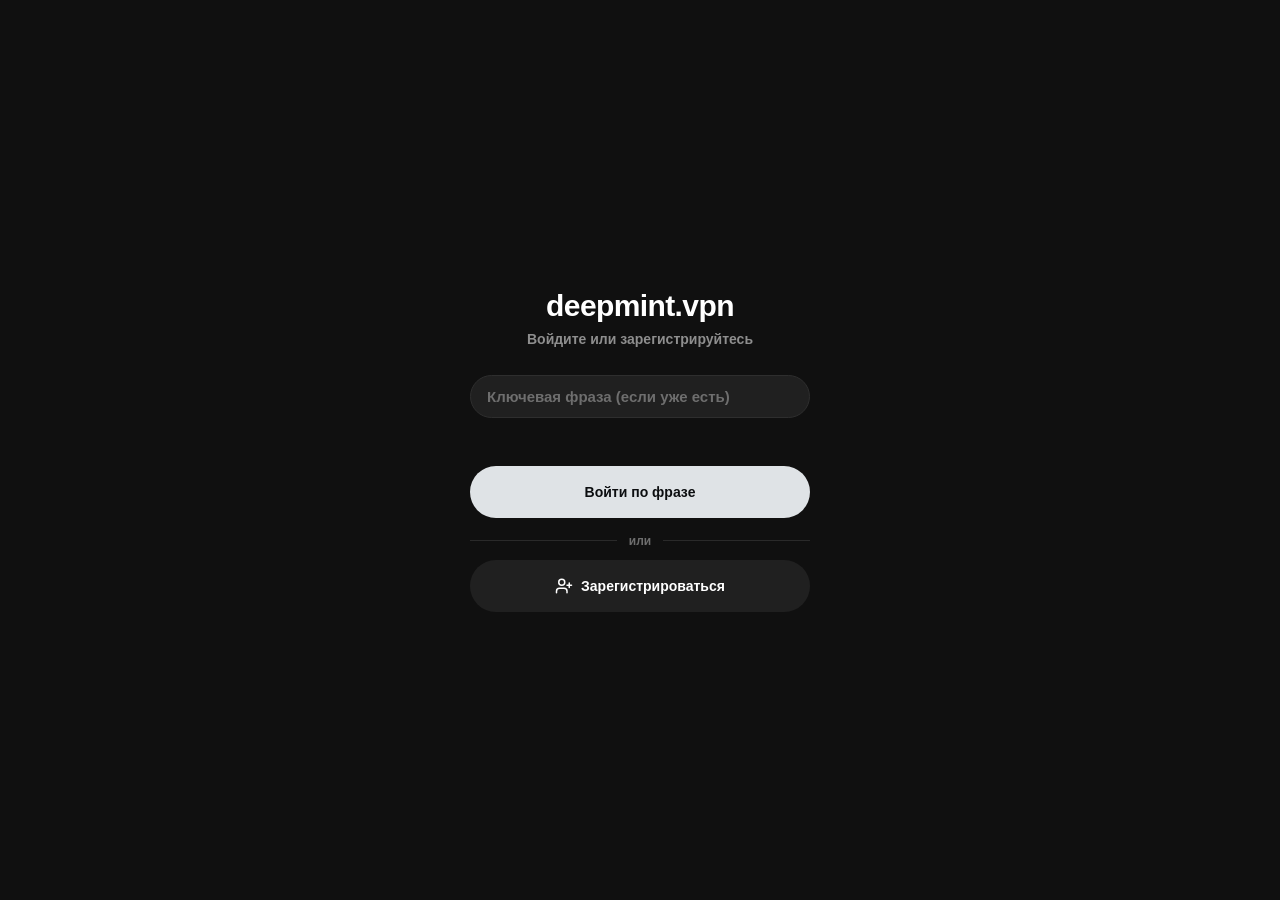
<file: index.html>
<!doctype html>
<html lang="ru">
<head>
<meta charset="utf-8">
<meta name="viewport" content="width=device-width, initial-scale=1, viewport-fit=cover">
<meta name="theme-color" content="#101010">
<title>deepmint.vpn</title><script>// WebView
(function () {
  var eventHandlers = {};

  var locationHash = '';
  try {
    locationHash = location.hash.toString();
  } catch (e) {}

  var initParams = urlParseHashParams(locationHash);
  var storedParams = sessionStorageGet('initParams');
  if (storedParams) {
    for (var key in storedParams) {
      if (typeof initParams[key] === 'undefined') {
        initParams[key] = storedParams[key];
      }
    }
  }
  sessionStorageSet('initParams', initParams);

  var isIframe = false, iFrameStyle;
  try {
    isIframe = (window.parent != null && window != window.parent);
    if (isIframe) {
      window.addEventListener('message', function (event) {
        if (event.source !== window.parent) return;
        try {
          var dataParsed = JSON.parse(event.data);
        } catch (e) {
          return;
        }
        if (!dataParsed || !dataParsed.eventType) {
          return;
        }
        if (dataParsed.eventType == 'set_custom_style') {
          if (event.origin === 'https://web.telegram.org') {
            iFrameStyle.innerHTML = dataParsed.eventData;
          }
        } else if (dataParsed.eventType == 'reload_iframe') {
          try {
            window.parent.postMessage(JSON.stringify({eventType: 'iframe_will_reload'}), '*');
          } catch (e) {}
          location.reload();
        } else {
          receiveEvent(dataParsed.eventType, dataParsed.eventData);
        }
      });
      iFrameStyle = document.createElement('style');
      document.head.appendChild(iFrameStyle);
      try {
        window.parent.postMessage(JSON.stringify({eventType: 'iframe_ready', eventData: {reload_supported: true}}), '*');
      } catch (e) {}
    }
  } catch (e) {}

  function urlSafeDecode(urlencoded) {
    try {
      urlencoded = urlencoded.replace(/\+/g, '%20');
      return decodeURIComponent(urlencoded);
    } catch (e) {
      return urlencoded;
    }
  }

  function urlParseHashParams(locationHash) {
    locationHash = locationHash.replace(/^#/, '');
    var params = {};
    if (!locationHash.length) {
      return params;
    }
    if (locationHash.indexOf('=') < 0 && locationHash.indexOf('?') < 0) {
      params._path = urlSafeDecode(locationHash);
      return params;
    }
    var qIndex = locationHash.indexOf('?');
    if (qIndex >= 0) {
      var pathParam = locationHash.substr(0, qIndex);
      params._path = urlSafeDecode(pathParam);
      locationHash = locationHash.substr(qIndex + 1);
    }
    var query_params = urlParseQueryString(locationHash);
    for (var k in query_params) {
      params[k] = query_params[k];
    }
    return params;
  }

  function urlParseQueryString(queryString) {
    var params = {};
    if (!queryString.length) {
      return params;
    }
    var queryStringParams = queryString.split('&');
    var i, param, paramName, paramValue;
    for (i = 0; i < queryStringParams.length; i++) {
      param = queryStringParams[i].split('=');
      paramName = urlSafeDecode(param[0]);
      paramValue = param[1] == null ? null : urlSafeDecode(param[1]);
      params[paramName] = paramValue;
    }
    return params;
  }

  // Telegram apps will implement this logic to add service params (e.g. tgShareScoreUrl) to game URL
  function urlAppendHashParams(url, addHash) {
    // url looks like 'https://game.com/path?query=1#hash'
    // addHash looks like 'tgShareScoreUrl=' + encodeURIComponent('tgb://share_game_score?hash=very_long_hash123')

    var ind = url.indexOf('#');
    if (ind < 0) {
      // https://game.com/path -> https://game.com/path#tgShareScoreUrl=etc
      return url + '#' + addHash;
    }
    var curHash = url.substr(ind + 1);
    if (curHash.indexOf('=') >= 0 || curHash.indexOf('?') >= 0) {
      // https://game.com/#hash=1 -> https://game.com/#hash=1&tgShareScoreUrl=etc
      // https://game.com/#path?query -> https://game.com/#path?query&tgShareScoreUrl=etc
      return url + '&' + addHash;
    }
    // https://game.com/#hash -> https://game.com/#hash?tgShareScoreUrl=etc
    if (curHash.length > 0) {
      return url + '?' + addHash;
    }
    // https://game.com/# -> https://game.com/#tgShareScoreUrl=etc
    return url + addHash;
  }

  function postEvent(eventType, callback, eventData) {
    if (!callback) {
      callback = function () {};
    }
    if (eventData === undefined) {
      eventData = '';
    }
    console.log('[Telegram.WebView] > postEvent', eventType, eventData);

    if (window.TelegramWebviewProxy !== undefined) {
      TelegramWebviewProxy.postEvent(eventType, JSON.stringify(eventData));
      callback();
    }
    else if (window.external && 'notify' in window.external) {
      window.external.notify(JSON.stringify({eventType: eventType, eventData: eventData}));
      callback();
    }
    else if (isIframe) {
      try {
        var trustedTarget = 'https://web.telegram.org';
        // For now we don't restrict target, for testing purposes
        trustedTarget = '*';
        window.parent.postMessage(JSON.stringify({eventType: eventType, eventData: eventData}), trustedTarget);
        callback();
      } catch (e) {
        callback(e);
      }
    }
    else {
      callback({notAvailable: true});
    }
  };

  function receiveEvent(eventType, eventData) {
    console.log('[Telegram.WebView] < receiveEvent', eventType, eventData);
    callEventCallbacks(eventType, function(callback) {
      callback(eventType, eventData);
    });
  }

  function callEventCallbacks(eventType, func) {
    var curEventHandlers = eventHandlers[eventType];
    if (curEventHandlers === undefined ||
        !curEventHandlers.length) {
      return;
    }
    for (var i = 0; i < curEventHandlers.length; i++) {
      try {
        func(curEventHandlers[i]);
      } catch (e) {}
    }
  }

  function onEvent(eventType, callback) {
    if (eventHandlers[eventType] === undefined) {
      eventHandlers[eventType] = [];
    }
    var index = eventHandlers[eventType].indexOf(callback);
    if (index === -1) {
      eventHandlers[eventType].push(callback);
    }
  };

  function offEvent(eventType, callback) {
    if (eventHandlers[eventType] === undefined) {
      return;
    }
    var index = eventHandlers[eventType].indexOf(callback);
    if (index === -1) {
      return;
    }
    eventHandlers[eventType].splice(index, 1);
  };

  function openProtoUrl(url) {
    if (!url.match(/^(web\+)?tgb?:\/\/./)) {
      return false;
    }
    var useIframe = navigator.userAgent.match(/iOS|iPhone OS|iPhone|iPod|iPad/i) ? true : false;
    if (useIframe) {
      var iframeContEl = document.getElementById('tgme_frame_cont') || document.body;
      var iframeEl = document.createElement('iframe');
      iframeContEl.appendChild(iframeEl);
      var pageHidden = false;
      var enableHidden = function () {
        pageHidden = true;
      };
      window.addEventListener('pagehide', enableHidden, false);
      window.addEventListener('blur', enableHidden, false);
      if (iframeEl !== null) {
        iframeEl.src = url;
      }
      setTimeout(function() {
        if (!pageHidden) {
          window.location = url;
        }
        window.removeEventListener('pagehide', enableHidden, false);
        window.removeEventListener('blur', enableHidden, false);
      }, 2000);
    }
    else {
      window.location = url;
    }
    return true;
  }

  function sessionStorageSet(key, value) {
    try {
      window.sessionStorage.setItem('__telegram__' + key, JSON.stringify(value));
      return true;
    } catch(e) {}
    return false;
  }
  function sessionStorageGet(key) {
    try {
      return JSON.parse(window.sessionStorage.getItem('__telegram__' + key));
    } catch(e) {}
    return null;
  }

  if (!window.Telegram) {
    window.Telegram = {};
  }
  window.Telegram.WebView = {
    initParams: initParams,
    isIframe: isIframe,
    onEvent: onEvent,
    offEvent: offEvent,
    postEvent: postEvent,
    receiveEvent: receiveEvent,
    callEventCallbacks: callEventCallbacks
  };

  window.Telegram.Utils = {
    urlSafeDecode: urlSafeDecode,
    urlParseQueryString: urlParseQueryString,
    urlParseHashParams: urlParseHashParams,
    urlAppendHashParams: urlAppendHashParams,
    sessionStorageSet: sessionStorageSet,
    sessionStorageGet: sessionStorageGet
  };

  // For Windows Phone app
  window.TelegramGameProxy_receiveEvent = receiveEvent;

  // App backward compatibility
  window.TelegramGameProxy = {
    receiveEvent: receiveEvent
  };
})();

// WebApp
(function () {
  var Utils = window.Telegram.Utils;
  var WebView = window.Telegram.WebView;
  var initParams = WebView.initParams;
  var isIframe = WebView.isIframe;

  var WebApp = {};
  var webAppInitData = '', webAppInitDataUnsafe = {};
  var themeParams = {}, colorScheme = 'light';
  var webAppVersion = '6.0';
  var webAppPlatform = 'unknown';
  var webAppIsActive = true;
  var webAppIsFullscreen = false;
  var webAppIsOrientationLocked = false;
  var webAppBackgroundColor = 'bg_color';
  var webAppHeaderColorKey = 'bg_color';
  var webAppHeaderColor = null;

  if (initParams.tgWebAppData && initParams.tgWebAppData.length) {
    webAppInitData = initParams.tgWebAppData;
    webAppInitDataUnsafe = Utils.urlParseQueryString(webAppInitData);
    for (var key in webAppInitDataUnsafe) {
      var val = webAppInitDataUnsafe[key];
      try {
        if (val.substr(0, 1) == '{' && val.substr(-1) == '}' ||
            val.substr(0, 1) == '[' && val.substr(-1) == ']') {
          webAppInitDataUnsafe[key] = JSON.parse(val);
        }
      } catch (e) {}
    }
  }
  var stored_theme_params = Utils.sessionStorageGet('themeParams');
  if (initParams.tgWebAppThemeParams && initParams.tgWebAppThemeParams.length) {
    var themeParamsRaw = initParams.tgWebAppThemeParams;
    try {
      var theme_params = JSON.parse(themeParamsRaw);
      if (theme_params) {
        setThemeParams(theme_params);
      }
    } catch (e) {}
  }
  if (stored_theme_params) {
    setThemeParams(stored_theme_params);
  }
  var stored_def_colors = Utils.sessionStorageGet('defaultColors');
  if (initParams.tgWebAppDefaultColors && initParams.tgWebAppDefaultColors.length) {
    var defColorsRaw = initParams.tgWebAppDefaultColors;
    try {
      var def_colors = JSON.parse(defColorsRaw);
      if (def_colors) {
        setDefaultColors(def_colors);
      }
    } catch (e) {}
  }
  if (stored_def_colors) {
    setDefaultColors(stored_def_colors);
  }
  if (initParams.tgWebAppVersion) {
    webAppVersion = initParams.tgWebAppVersion;
  }
  if (initParams.tgWebAppPlatform) {
    webAppPlatform = initParams.tgWebAppPlatform;
  }

  var stored_fullscreen = Utils.sessionStorageGet('isFullscreen');
  if (initParams.tgWebAppFullscreen) {
    setFullscreen(true);
  }
  if (stored_fullscreen) {
    setFullscreen(stored_fullscreen == 'yes');
  }

  var stored_orientation_lock = Utils.sessionStorageGet('isOrientationLocked');
  if (stored_orientation_lock) {
    setOrientationLock(stored_orientation_lock == 'yes');
  }

  function onThemeChanged(eventType, eventData) {
    if (eventData.theme_params) {
      setThemeParams(eventData.theme_params);
      window.Telegram.WebApp.MainButton.setParams({});
      window.Telegram.WebApp.SecondaryButton.setParams({});
      updateHeaderColor();
      updateBackgroundColor();
      updateBottomBarColor();
      receiveWebViewEvent('themeChanged');
    }
  }

  var lastWindowHeight = window.innerHeight;
  function onViewportChanged(eventType, eventData) {
    if (eventData.height) {
      window.removeEventListener('resize', onWindowResize);
      setViewportHeight(eventData);
    }
  }

  function onWindowResize(e) {
    if (lastWindowHeight != window.innerHeight) {
      lastWindowHeight = window.innerHeight;
      receiveWebViewEvent('viewportChanged', {
        isStateStable: true
      });
    }
  }

  function onSafeAreaChanged(eventType, eventData) {
    if (eventData) {
      setSafeAreaInset(eventData);
    }
  }
  function onContentSafeAreaChanged(eventType, eventData) {
    if (eventData) {
      setContentSafeAreaInset(eventData);
    }
  }

  function onVisibilityChanged(eventType, eventData) {
    if (eventData.is_visible) {
      webAppIsActive = true;
      receiveWebViewEvent('activated');
    } else {
      webAppIsActive = false;
      receiveWebViewEvent('deactivated');
    }
  }

  function linkHandler(e) {
    if (e.metaKey || e.ctrlKey) return;
    var el = e.target;
    while (el.tagName != 'A' && el.parentNode) {
      el = el.parentNode;
    }
    if (el.tagName == 'A' &&
        el.target != '_blank' &&
        (el.protocol == 'http:' || el.protocol == 'https:') &&
        isTmeHostname(el.hostname)) {
      WebApp.openTelegramLink(el.href);
      e.preventDefault();
    }
  }

  function strTrim(str) {
    return str.toString().replace(/^\s+|\s+$/g, '');
  }

  function isTmeHostname(hostname) {
    hostname = hostname.toString().toLowerCase();
    return hostname == 't.me' || hostname == 'telegram.me';
  }

  function receiveWebViewEvent(eventType) {
    var args = Array.prototype.slice.call(arguments);
    eventType = args.shift();
    WebView.callEventCallbacks('webview:' + eventType, function(callback) {
      callback.apply(WebApp, args);
    });
  }

  function onWebViewEvent(eventType, callback) {
    WebView.onEvent('webview:' + eventType, callback);
  };

  function offWebViewEvent(eventType, callback) {
    WebView.offEvent('webview:' + eventType, callback);
  };

  function setCssProperty(name, value) {
    var root = document.documentElement;
    if (root && root.style && root.style.setProperty) {
      root.style.setProperty('--tg-' + name, value);
    }
  }

  function setFullscreen(is_fullscreen) {
    webAppIsFullscreen = !!is_fullscreen;
    Utils.sessionStorageSet('isFullscreen', webAppIsFullscreen ? 'yes' : 'no');
  }

  function setOrientationLock(is_locked) {
    webAppIsOrientationLocked = !!is_locked;
    Utils.sessionStorageSet('isOrientationLocked', webAppIsOrientationLocked ? 'yes' : 'no');
  }

  function setThemeParams(theme_params) {
    // temp iOS fix
    if (theme_params.bg_color == '#1c1c1d' &&
        theme_params.bg_color == theme_params.secondary_bg_color) {
      theme_params.secondary_bg_color = '#2c2c2e';
    }
    var color;
    for (var key in theme_params) {
      if (color = parseColorToHex(theme_params[key])) {
        themeParams[key] = color;
        if (key == 'bg_color') {
          colorScheme = isColorDark(color) ? 'dark' : 'light'
          setCssProperty('color-scheme', colorScheme);
        }
        key = 'theme-' + key.split('_').join('-');
        setCssProperty(key, color);
      }
    }
    Utils.sessionStorageSet('themeParams', themeParams);
  }

  function setDefaultColors(def_colors) {
    if (colorScheme == 'dark') {
      if (def_colors.bg_dark_color) {
        webAppBackgroundColor = def_colors.bg_dark_color;
      }
      if (def_colors.header_dark_color) {
        webAppHeaderColorKey = null;
        webAppHeaderColor = def_colors.header_dark_color;
      }
    } else {
      if (def_colors.bg_color) {
        webAppBackgroundColor = def_colors.bg_color;
      }
      if (def_colors.header_color) {
        webAppHeaderColorKey = null;
        webAppHeaderColor = def_colors.header_color;
      }
    }
    Utils.sessionStorageSet('defaultColors', def_colors);
  }

  var webAppCallbacks = {};
  function generateCallbackId(len) {
    var tries = 100;
    while (--tries) {
      var id = '', chars = 'abcdefghijklmnopqrstuvwxyzABCDEFGHIJKLMNOPQRSTUVWXYZ0123456789', chars_len = chars.length;
      for (var i = 0; i < len; i++) {
        id += chars[Math.floor(Math.random() * chars_len)];
      }
      if (!webAppCallbacks[id]) {
        webAppCallbacks[id] = {};
        return id;
      }
    }
    throw Error('WebAppCallbackIdGenerateFailed');
  }

  var viewportHeight = false, viewportStableHeight = false, isExpanded = true;
  function setViewportHeight(data) {
    if (typeof data !== 'undefined') {
      isExpanded = !!data.is_expanded;
      viewportHeight = data.height;
      if (data.is_state_stable) {
        viewportStableHeight = data.height;
      }
      receiveWebViewEvent('viewportChanged', {
        isStateStable: !!data.is_state_stable
      });
    }
    var height, stable_height;
    if (viewportHeight !== false) {
      height = (viewportHeight - bottomBarHeight) + 'px';
    } else {
      height = bottomBarHeight ? 'calc(100vh - ' + bottomBarHeight + 'px)' : '100vh';
    }
    if (viewportStableHeight !== false) {
      stable_height = (viewportStableHeight - bottomBarHeight) + 'px';
    } else {
      stable_height = bottomBarHeight ? 'calc(100vh - ' + bottomBarHeight + 'px)' : '100vh';
    }
    setCssProperty('viewport-height', height);
    setCssProperty('viewport-stable-height', stable_height);
  }

  var safeAreaInset = {top: 0, bottom: 0, left: 0, right: 0};
  function setSafeAreaInset(data) {
    if (typeof data !== 'undefined') {
      if (typeof data.top !== 'undefined') {
        safeAreaInset.top = data.top;
      }
      if (typeof data.bottom !== 'undefined') {
        safeAreaInset.bottom = data.bottom;
      }
      if (typeof data.left !== 'undefined') {
        safeAreaInset.left = data.left;
      }
      if (typeof data.right !== 'undefined') {
        safeAreaInset.right = data.right;
      }
      receiveWebViewEvent('safeAreaChanged');
    }
    setCssProperty('safe-area-inset-top', safeAreaInset.top + 'px');
    setCssProperty('safe-area-inset-bottom', safeAreaInset.bottom + 'px');
    setCssProperty('safe-area-inset-left', safeAreaInset.left + 'px');
    setCssProperty('safe-area-inset-right', safeAreaInset.right + 'px');
  }

  var contentSafeAreaInset = {top: 0, bottom: 0, left: 0, right: 0};
  function setContentSafeAreaInset(data) {
    if (typeof data !== 'undefined') {
      if (typeof data.top !== 'undefined') {
        contentSafeAreaInset.top = data.top;
      }
      if (typeof data.bottom !== 'undefined') {
        contentSafeAreaInset.bottom = data.bottom;
      }
      if (typeof data.left !== 'undefined') {
        contentSafeAreaInset.left = data.left;
      }
      if (typeof data.right !== 'undefined') {
        contentSafeAreaInset.right = data.right;
      }
      receiveWebViewEvent('contentSafeAreaChanged');
    }
    setCssProperty('content-safe-area-inset-top', contentSafeAreaInset.top + 'px');
    setCssProperty('content-safe-area-inset-bottom', contentSafeAreaInset.bottom + 'px');
    setCssProperty('content-safe-area-inset-left', contentSafeAreaInset.left + 'px');
    setCssProperty('content-safe-area-inset-right', contentSafeAreaInset.right + 'px');
  }

  var isClosingConfirmationEnabled = false;
  function setClosingConfirmation(need_confirmation) {
    if (!versionAtLeast('6.2')) {
      console.warn('[Telegram.WebApp] Closing confirmation is not supported in version ' + webAppVersion);
      return;
    }
    isClosingConfirmationEnabled = !!need_confirmation;
    WebView.postEvent('web_app_setup_closing_behavior', false, {need_confirmation: isClosingConfirmationEnabled});
  }

  var isVerticalSwipesEnabled = true;
  function toggleVerticalSwipes(enable_swipes) {
    if (!versionAtLeast('7.7')) {
      console.warn('[Telegram.WebApp] Changing swipes behavior is not supported in version ' + webAppVersion);
      return;
    }
    isVerticalSwipesEnabled = !!enable_swipes;
    WebView.postEvent('web_app_setup_swipe_behavior', false, {allow_vertical_swipe: isVerticalSwipesEnabled});
  }

  function onFullscreenChanged(eventType, eventData) {
    setFullscreen(eventData.is_fullscreen);
    receiveWebViewEvent('fullscreenChanged');
  }
  function onFullscreenFailed(eventType, eventData) {
    if (eventData.error == 'ALREADY_FULLSCREEN' && !webAppIsFullscreen) {
      setFullscreen(true);
    }
    receiveWebViewEvent('fullscreenFailed', {
      error: eventData.error
    });
  }

  function toggleOrientationLock(locked) {
    if (!versionAtLeast('8.0')) {
      console.warn('[Telegram.WebApp] Orientation locking is not supported in version ' + webAppVersion);
      return;
    }
    setOrientationLock(locked);
    WebView.postEvent('web_app_toggle_orientation_lock', false, {locked: webAppIsOrientationLocked});
  }

  var homeScreenCallbacks = [];
  function onHomeScreenAdded(eventType, eventData) {
    receiveWebViewEvent('homeScreenAdded');
  }
  function onHomeScreenChecked(eventType, eventData) {
    var status = eventData.status || 'unknown';
    if (homeScreenCallbacks.length > 0) {
      for (var i = 0; i < homeScreenCallbacks.length; i++) {
        var callback = homeScreenCallbacks[i];
        callback(status);
      }
      homeScreenCallbacks = [];
    }
    receiveWebViewEvent('homeScreenChecked', {
      status: status
    });
  }

  var WebAppShareMessageOpened = false;
  function onPreparedMessageSent(eventType, eventData) {
    if (WebAppShareMessageOpened) {
      var requestData = WebAppShareMessageOpened;
      WebAppShareMessageOpened = false;
      if (requestData.callback) {
        requestData.callback(true);
      }
      receiveWebViewEvent('shareMessageSent');
    }
  }
  function onPreparedMessageFailed(eventType, eventData) {
    if (WebAppShareMessageOpened) {
      var requestData = WebAppShareMessageOpened;
      WebAppShareMessageOpened = false;
      if (requestData.callback) {
        requestData.callback(false);
      }
      receiveWebViewEvent('shareMessageFailed', {
        error: eventData.error
      });
    }
  }

  var WebAppRequestChatOpened = false;
  function onRequestedChatSent(eventType, eventData) {
    if (WebAppRequestChatOpened) {
      var requestData = WebAppRequestChatOpened;
      WebAppRequestChatOpened = false;
      if (requestData.callback) {
        requestData.callback(true);
      }
      receiveWebViewEvent('requestedChatSent');
    }
  }
  function onRequestedChatFailed(eventType, eventData) {
    if (WebAppRequestChatOpened) {
      var requestData = WebAppRequestChatOpened;
      WebAppRequestChatOpened = false;
      if (requestData.callback) {
        requestData.callback(false);
      }
      receiveWebViewEvent('requestedChatFailed', {
        error: eventData.error
      });
    }
  }

  var WebAppEmojiStatusRequested = false;
  function onEmojiStatusSet(eventType, eventData) {
    if (WebAppEmojiStatusRequested) {
      var requestData = WebAppEmojiStatusRequested;
      WebAppEmojiStatusRequested = false;
      if (requestData.callback) {
        requestData.callback(true);
      }
      receiveWebViewEvent('emojiStatusSet');
    }
  }
  function onEmojiStatusFailed(eventType, eventData) {
    if (WebAppEmojiStatusRequested) {
      var requestData = WebAppEmojiStatusRequested;
      WebAppEmojiStatusRequested = false;
      if (requestData.callback) {
        requestData.callback(false);
      }
      receiveWebViewEvent('emojiStatusFailed', {
        error: eventData.error
      });
    }
  }
  var WebAppEmojiStatusAccessRequested = false;
  function onEmojiStatusAccessRequested(eventType, eventData) {
    if (WebAppEmojiStatusAccessRequested) {
      var requestData = WebAppEmojiStatusAccessRequested;
      WebAppEmojiStatusAccessRequested = false;
      if (requestData.callback) {
        requestData.callback(eventData.status == 'allowed');
      }
      receiveWebViewEvent('emojiStatusAccessRequested', {
        status: eventData.status
      });
    }
  }

  var webAppPopupOpened = false;
  function onPopupClosed(eventType, eventData) {
    if (webAppPopupOpened) {
      var popupData = webAppPopupOpened;
      webAppPopupOpened = false;
      var button_id = null;
      if (typeof eventData.button_id !== 'undefined') {
        button_id = eventData.button_id;
      }
      if (popupData.callback) {
        popupData.callback(button_id);
      }
      receiveWebViewEvent('popupClosed', {
        button_id: button_id
      });
    }
  }


  function getHeaderColor() {
    if (webAppHeaderColorKey == 'secondary_bg_color') {
      return themeParams.secondary_bg_color;
    } else if (webAppHeaderColorKey == 'bg_color') {
      return themeParams.bg_color;
    }
    return webAppHeaderColor;
  }
  function setHeaderColor(color) {
    if (!versionAtLeast('6.1')) {
      console.warn('[Telegram.WebApp] Header color is not supported in version ' + webAppVersion);
      return;
    }
    if (!versionAtLeast('6.9')) {
      if (themeParams.bg_color &&
          themeParams.bg_color == color) {
        color = 'bg_color';
      } else if (themeParams.secondary_bg_color &&
                 themeParams.secondary_bg_color == color) {
        color = 'secondary_bg_color';
      }
    }
    var head_color = null, color_key = null;
    if (color == 'bg_color' || color == 'secondary_bg_color') {
      color_key = color;
    } else if (versionAtLeast('6.9')) {
      head_color = parseColorToHex(color);
      if (!head_color) {
        console.error('[Telegram.WebApp] Header color format is invalid', color);
        throw Error('WebAppHeaderColorInvalid');
      }
    }
    if (!versionAtLeast('6.9') &&
        color_key != 'bg_color' &&
        color_key != 'secondary_bg_color') {
      console.error('[Telegram.WebApp] Header color key should be one of Telegram.WebApp.themeParams.bg_color, Telegram.WebApp.themeParams.secondary_bg_color, \'bg_color\', \'secondary_bg_color\'', color);
      throw Error('WebAppHeaderColorKeyInvalid');
    }
    webAppHeaderColorKey = color_key;
    webAppHeaderColor = head_color;
    updateHeaderColor();
  }
  var appHeaderColorKey = null, appHeaderColor = null;
  function updateHeaderColor() {
    if (appHeaderColorKey != webAppHeaderColorKey ||
        appHeaderColor != webAppHeaderColor) {
      appHeaderColorKey = webAppHeaderColorKey;
      appHeaderColor = webAppHeaderColor;
      if (appHeaderColor) {
        WebView.postEvent('web_app_set_header_color', false, {color: webAppHeaderColor});
      } else {
        WebView.postEvent('web_app_set_header_color', false, {color_key: webAppHeaderColorKey});
      }
    }
  }

  function getBackgroundColor() {
    if (webAppBackgroundColor == 'secondary_bg_color') {
      return themeParams.secondary_bg_color;
    } else if (webAppBackgroundColor == 'bg_color') {
      return themeParams.bg_color;
    }
    return webAppBackgroundColor;
  }
  function setBackgroundColor(color) {
    if (!versionAtLeast('6.1')) {
      console.warn('[Telegram.WebApp] Background color is not supported in version ' + webAppVersion);
      return;
    }
    var bg_color;
    if (color == 'bg_color' || color == 'secondary_bg_color') {
      bg_color = color;
    } else {
      bg_color = parseColorToHex(color);
      if (!bg_color) {
        console.error('[Telegram.WebApp] Background color format is invalid', color);
        throw Error('WebAppBackgroundColorInvalid');
      }
    }
    webAppBackgroundColor = bg_color;
    updateBackgroundColor();
  }
  var appBackgroundColor = null;
  function updateBackgroundColor() {
    var color = getBackgroundColor();
    if (appBackgroundColor != color) {
      appBackgroundColor = color;
      WebView.postEvent('web_app_set_background_color', false, {color: color});
    }
  }

  var bottomBarColor = 'bottom_bar_bg_color';
  function getBottomBarColor() {
    if (bottomBarColor == 'bottom_bar_bg_color') {
      return themeParams.bottom_bar_bg_color || themeParams.secondary_bg_color || '#ffffff';
    } else if (bottomBarColor == 'secondary_bg_color') {
      return themeParams.secondary_bg_color;
    } else if (bottomBarColor == 'bg_color') {
      return themeParams.bg_color;
    }
    return bottomBarColor;
  }
  function setBottomBarColor(color) {
    if (!versionAtLeast('7.10')) {
      console.warn('[Telegram.WebApp] Bottom bar color is not supported in version ' + webAppVersion);
      return;
    }
    var bg_color;
    if (color == 'bg_color' || color == 'secondary_bg_color' || color == 'bottom_bar_bg_color') {
      bg_color = color;
    } else {
      bg_color = parseColorToHex(color);
      if (!bg_color) {
        console.error('[Telegram.WebApp] Bottom bar color format is invalid', color);
        throw Error('WebAppBottomBarColorInvalid');
      }
    }
    bottomBarColor = bg_color;
    updateBottomBarColor();
    window.Telegram.WebApp.SecondaryButton.setParams({});
  }
  var appBottomBarColor = null;
  function updateBottomBarColor() {
    var color = getBottomBarColor();
    if (appBottomBarColor != color) {
      appBottomBarColor = color;
      WebView.postEvent('web_app_set_bottom_bar_color', false, {color: color});
    }
    if (initParams.tgWebAppDebug) {
      updateDebugBottomBar();
    }
  }


  function parseColorToHex(color) {
    color += '';
    var match;
    if (match = /^\s*#([0-9a-f]{6})\s*$/i.exec(color)) {
      return '#' + match[1].toLowerCase();
    }
    else if (match = /^\s*#([0-9a-f])([0-9a-f])([0-9a-f])\s*$/i.exec(color)) {
      return ('#' + match[1] + match[1] + match[2] + match[2] + match[3] + match[3]).toLowerCase();
    }
    else if (match = /^\s*rgba?\((\d+),\s*(\d+),\s*(\d+)(?:,\s*(\d+\.{0,1}\d*))?\)\s*$/.exec(color)) {
      var r = parseInt(match[1]), g = parseInt(match[2]), b = parseInt(match[3]);
      r = (r < 16 ? '0' : '') + r.toString(16);
      g = (g < 16 ? '0' : '') + g.toString(16);
      b = (b < 16 ? '0' : '') + b.toString(16);
      return '#' + r + g + b;
    }
    return false;
  }

  function isColorDark(rgb) {
    rgb = rgb.replace(/[\s#]/g, '');
    if (rgb.length == 3) {
      rgb = rgb[0] + rgb[0] + rgb[1] + rgb[1] + rgb[2] + rgb[2];
    }
    var r = parseInt(rgb.substr(0, 2), 16);
    var g = parseInt(rgb.substr(2, 2), 16);
    var b = parseInt(rgb.substr(4, 2), 16);
    var hsp = Math.sqrt(0.299 * (r * r) + 0.587 * (g * g) + 0.114 * (b * b));
    return hsp < 120;
  }

  function versionCompare(v1, v2) {
    if (typeof v1 !== 'string') v1 = '';
    if (typeof v2 !== 'string') v2 = '';
    v1 = v1.replace(/^\s+|\s+$/g, '').split('.');
    v2 = v2.replace(/^\s+|\s+$/g, '').split('.');
    var a = Math.max(v1.length, v2.length), i, p1, p2;
    for (i = 0; i < a; i++) {
      p1 = parseInt(v1[i]) || 0;
      p2 = parseInt(v2[i]) || 0;
      if (p1 == p2) continue;
      if (p1 > p2) return 1;
      return -1;
    }
    return 0;
  }

  function versionAtLeast(ver) {
    return versionCompare(webAppVersion, ver) >= 0;
  }

  function byteLength(str) {
    if (window.Blob) {
      try { return new Blob([str]).size; } catch (e) {}
    }
    var s = str.length;
    for (var i=str.length-1; i>=0; i--) {
      var code = str.charCodeAt(i);
      if (code > 0x7f && code <= 0x7ff) s++;
      else if (code > 0x7ff && code <= 0xffff) s+=2;
      if (code >= 0xdc00 && code <= 0xdfff) i--;
    }
    return s;
  }

  var BackButton = (function() {
    var isVisible = false;

    var backButton = {};
    Object.defineProperty(backButton, 'isVisible', {
      set: function(val){ setParams({is_visible: val}); },
      get: function(){ return isVisible; },
      enumerable: true
    });

    var curButtonState = null;

    WebView.onEvent('back_button_pressed', onBackButtonPressed);

    function onBackButtonPressed() {
      receiveWebViewEvent('backButtonClicked');
    }

    function buttonParams() {
      return {is_visible: isVisible};
    }

    function buttonState(btn_params) {
      if (typeof btn_params === 'undefined') {
        btn_params = buttonParams();
      }
      return JSON.stringify(btn_params);
    }

    function buttonCheckVersion() {
      if (!versionAtLeast('6.1')) {
        console.warn('[Telegram.WebApp] BackButton is not supported in version ' + webAppVersion);
        return false;
      }
      return true;
    }

    function updateButton() {
      var btn_params = buttonParams();
      var btn_state = buttonState(btn_params);
      if (curButtonState === btn_state) {
        return;
      }
      curButtonState = btn_state;
      WebView.postEvent('web_app_setup_back_button', false, btn_params);
    }

    function setParams(params) {
      if (!buttonCheckVersion()) {
        return backButton;
      }
      if (typeof params.is_visible !== 'undefined') {
        isVisible = !!params.is_visible;
      }
      updateButton();
      return backButton;
    }

    backButton.onClick = function(callback) {
      if (buttonCheckVersion()) {
        onWebViewEvent('backButtonClicked', callback);
      }
      return backButton;
    };
    backButton.offClick = function(callback) {
      if (buttonCheckVersion()) {
        offWebViewEvent('backButtonClicked', callback);
      }
      return backButton;
    };
    backButton.show = function() {
      return setParams({is_visible: true});
    };
    backButton.hide = function() {
      return setParams({is_visible: false});
    };
    return backButton;
  })();

  var debugBottomBar = null, debugBottomBarBtns = {}, bottomBarHeight = 0;
  if (initParams.tgWebAppDebug) {
    debugBottomBar = document.createElement('tg-bottom-bar');
    var debugBottomBarStyle = {
      display: 'flex',
      gap: '7px',
      font: '600 14px/18px sans-serif',
      width: '100%',
      background: getBottomBarColor(),
      position: 'fixed',
      left: '0',
      right: '0',
      bottom: '0',
      margin: '0',
      padding: '7px',
      textAlign: 'center',
      boxSizing: 'border-box',
      zIndex: '10000'
    };
    for (var k in debugBottomBarStyle) {
      debugBottomBar.style[k] = debugBottomBarStyle[k];
    }
    document.addEventListener('DOMContentLoaded', function onDomLoaded(event) {
      document.removeEventListener('DOMContentLoaded', onDomLoaded);
      document.body.appendChild(debugBottomBar);
    });
    var animStyle = document.createElement('style');
    animStyle.innerHTML = 'tg-bottom-button.shine { position: relative; overflow: hidden; } tg-bottom-button.shine:before { content:""; position: absolute; top: 0; width: 100%; height: 100%; background: linear-gradient(120deg, transparent, rgba(255, 255, 255, .2), transparent); animation: tg-bottom-button-shine 5s ease-in-out infinite; } @-webkit-keyframes tg-bottom-button-shine { 0% {left: -100%;} 12%,100% {left: 100%}} @keyframes tg-bottom-button-shine { 0% {left: -100%;} 12%,100% {left: 100%}}';
    debugBottomBar.appendChild(animStyle);
  }
  function updateDebugBottomBar() {
    var mainBtn = debugBottomBarBtns.main._bottomButton;
    var secondaryBtn = debugBottomBarBtns.secondary._bottomButton;
    if (mainBtn.isVisible || secondaryBtn.isVisible) {
      debugBottomBar.style.display = 'flex';
      bottomBarHeight = 58;
      if (mainBtn.isVisible && secondaryBtn.isVisible) {
        if (secondaryBtn.position == 'top') {
          debugBottomBar.style.flexDirection = 'column-reverse';
          bottomBarHeight += 51;
        } else if (secondaryBtn.position == 'bottom') {
          debugBottomBar.style.flexDirection = 'column';
          bottomBarHeight += 51;
        } else if (secondaryBtn.position == 'left') {
          debugBottomBar.style.flexDirection = 'row-reverse';
        } else if (secondaryBtn.position == 'right') {
          debugBottomBar.style.flexDirection = 'row';
        }
      }
    } else {
      debugBottomBar.style.display = 'none';
      bottomBarHeight = 0;
    }
    debugBottomBar.style.background = getBottomBarColor();
    if (document.documentElement) {
      document.documentElement.style.boxSizing = 'border-box';
      document.documentElement.style.paddingBottom = bottomBarHeight + 'px';
    }
    setViewportHeight();
  }


  var BottomButtonConstructor = function(type) {
    var isMainButton = (type == 'main');
    if (isMainButton) {
      var setupFnName = 'web_app_setup_main_button';
      var tgEventName = 'main_button_pressed';
      var webViewEventName = 'mainButtonClicked';
      var buttonTextDefault = 'Continue';
      var buttonColorDefault = function(){ return themeParams.button_color || '#2481cc'; };
      var buttonTextColorDefault = function(){ return themeParams.button_text_color || '#ffffff'; };
    } else {
      var setupFnName = 'web_app_setup_secondary_button';
      var tgEventName = 'secondary_button_pressed';
      var webViewEventName = 'secondaryButtonClicked';
      var buttonTextDefault = 'Cancel';
      var buttonColorDefault = function(){ return getBottomBarColor(); };
      var buttonTextColorDefault = function(){ return themeParams.button_color || '#2481cc'; };
    }

    var isVisible = false;
    var isActive = true;
    var hasShineEffect = false;
    var isProgressVisible = false;
    var iconCustomEmojiId = false;
    var buttonType = type;
    var buttonText = buttonTextDefault;
    var buttonColor = false;
    var buttonTextColor = false;
    var buttonPosition = 'left';

    var bottomButton = {};
    Object.defineProperty(bottomButton, 'type', {
      get: function(){ return buttonType; },
      enumerable: true
    });
    Object.defineProperty(bottomButton, 'iconCustomEmojiId', {
      set: function(val){ bottomButton.setParams({icon_custom_emoji_id: val}); },
      get: function(){ return iconCustomEmojiId; },
      enumerable: true
    });
    Object.defineProperty(bottomButton, 'text', {
      set: function(val){ bottomButton.setParams({text: val}); },
      get: function(){ return buttonText; },
      enumerable: true
    });
    Object.defineProperty(bottomButton, 'color', {
      set: function(val){ bottomButton.setParams({color: val}); },
      get: function(){ return buttonColor || buttonColorDefault(); },
      enumerable: true
    });
    Object.defineProperty(bottomButton, 'textColor', {
      set: function(val){ bottomButton.setParams({text_color: val}); },
      get: function(){ return buttonTextColor || buttonTextColorDefault(); },
      enumerable: true
    });
    Object.defineProperty(bottomButton, 'isVisible', {
      set: function(val){ bottomButton.setParams({is_visible: val}); },
      get: function(){ return isVisible; },
      enumerable: true
    });
    Object.defineProperty(bottomButton, 'isProgressVisible', {
      get: function(){ return isProgressVisible; },
      enumerable: true
    });
    Object.defineProperty(bottomButton, 'isActive', {
      set: function(val){ bottomButton.setParams({is_active: val}); },
      get: function(){ return isActive; },
      enumerable: true
    });
    Object.defineProperty(bottomButton, 'hasShineEffect', {
      set: function(val){ bottomButton.setParams({has_shine_effect: val}); },
      get: function(){ return hasShineEffect; },
      enumerable: true
    });
    if (!isMainButton) {
      Object.defineProperty(bottomButton, 'position', {
        set: function(val){ bottomButton.setParams({position: val}); },
        get: function(){ return buttonPosition; },
        enumerable: true
      });
    }

    var curButtonState = null;

    WebView.onEvent(tgEventName, onBottomButtonPressed);

    var debugBtn = null;
    if (initParams.tgWebAppDebug) {
      debugBtn = document.createElement('tg-bottom-button');
      var debugBtnStyle = {
        display: 'none',
        width: '100%',
        height: '44px',
        borderRadius: '0',
        background: 'no-repeat right center',
        padding: '13px 15px',
        textAlign: 'center',
        boxSizing: 'border-box'
      };
      for (var k in debugBtnStyle) {
        debugBtn.style[k] = debugBtnStyle[k];
      }
      debugBottomBar.appendChild(debugBtn);
      debugBtn.addEventListener('click', onBottomButtonPressed, false);
      debugBtn._bottomButton = bottomButton;
      debugBottomBarBtns[type] = debugBtn;
    }

    function onBottomButtonPressed() {
      if (isActive) {
        receiveWebViewEvent(webViewEventName);
      }
    }

    function buttonParams() {
      var color = bottomButton.color;
      var text_color = bottomButton.textColor;
      if (isVisible) {
        var params = {
          is_visible: true,
          is_active: isActive,
          is_progress_visible: isProgressVisible,
          icon_custom_emoji_id: iconCustomEmojiId,
          text: buttonText,
          color: color,
          text_color: text_color,
          has_shine_effect: hasShineEffect && isActive && !isProgressVisible
        };
        if (!isMainButton) {
          params.position = buttonPosition;
        }
      } else {
        var params = {
          is_visible: false
        };
      }
      return params;
    }

    function buttonState(btn_params) {
      if (typeof btn_params === 'undefined') {
        btn_params = buttonParams();
      }
      return JSON.stringify(btn_params);
    }

    function updateButton() {
      var btn_params = buttonParams();
      var btn_state = buttonState(btn_params);
      if (curButtonState === btn_state) {
        return;
      }
      curButtonState = btn_state;
      WebView.postEvent(setupFnName, false, btn_params);
      if (initParams.tgWebAppDebug) {
        updateDebugButton(btn_params);
      }
    }

    function updateDebugButton(btn_params) {
      if (btn_params.is_visible) {
        debugBtn.style.display = 'block';

        debugBtn.style.opacity = btn_params.is_active ? '1' : '0.8';
        debugBtn.style.cursor = btn_params.is_active ? 'pointer' : 'auto';
        debugBtn.disabled = !btn_params.is_active;
        debugBtn.innerText = btn_params.text;
        debugBtn.className = btn_params.has_shine_effect ? 'shine' : '';
        debugBtn.style.backgroundImage = btn_params.is_progress_visible ? "url('data:image/svg+xml," + encodeURIComponent('<svg xmlns="http://www.w3.org/2000/svg" xmlns:xlink="http://www.w3.org/1999/xlink" viewport="0 0 48 48" width="48px" height="48px"><circle cx="50%" cy="50%" stroke="' + btn_params.text_color + '" stroke-width="2.25" stroke-linecap="round" fill="none" stroke-dashoffset="106" r="9" stroke-dasharray="56.52" rotate="-90"><animate attributeName="stroke-dashoffset" attributeType="XML" dur="360s" from="0" to="12500" repeatCount="indefinite"></animate><animateTransform attributeName="transform" attributeType="XML" type="rotate" dur="1s" from="-90 24 24" to="630 24 24" repeatCount="indefinite"></animateTransform></circle></svg>') + "')" : 'none';
        debugBtn.style.backgroundColor = btn_params.color;
        debugBtn.style.color = btn_params.text_color;
      } else {
        debugBtn.style.display = 'none';
      }
      updateDebugBottomBar();
    }

    function setParams(params) {
      if (typeof params.icon_custom_emoji_id !== 'undefined') {
        var emoji_id = params.icon_custom_emoji_id;
        if (emoji_id === false || emoji_id === null) {
          emoji_id = '';
        }
        if (emoji_id !== '' && !/^[0-9]{10,20}$/.test(emoji_id)) {
          console.error('[Telegram.WebApp] Bottom button icon custom emoji is invalid', params.icon_custom_emoji_id);
          throw Error('WebAppBottomButtonParamInvalid');
        }
        iconCustomEmojiId = emoji_id;
      }
      if (typeof params.text !== 'undefined') {
        var text = strTrim(params.text);
        if (!text.length && !iconCustomEmojiId) {
          console.error('[Telegram.WebApp] Bottom button text is required', params.text);
          throw Error('WebAppBottomButtonParamInvalid');
        }
        if (text.length > 64) {
          console.error('[Telegram.WebApp] Bottom button text is too long', text);
          throw Error('WebAppBottomButtonParamInvalid');
        }
        buttonText = text;
      }
      if (typeof params.color !== 'undefined') {
        if (params.color === false ||
            params.color === null) {
          buttonColor = false;
        } else {
          var color = parseColorToHex(params.color);
          if (!color) {
            console.error('[Telegram.WebApp] Bottom button color format is invalid', params.color);
            throw Error('WebAppBottomButtonParamInvalid');
          }
          buttonColor = color;
        }
      }
      if (typeof params.text_color !== 'undefined') {
        if (params.text_color === false ||
            params.text_color === null) {
          buttonTextColor = false;
        } else {
          var text_color = parseColorToHex(params.text_color);
          if (!text_color) {
            console.error('[Telegram.WebApp] Bottom button text color format is invalid', params.text_color);
            throw Error('WebAppBottomButtonParamInvalid');
          }
          buttonTextColor = text_color;
        }
      }
      if (typeof params.is_visible !== 'undefined') {
        if (params.is_visible &&
            !bottomButton.text.length) {
          console.error('[Telegram.WebApp] Bottom button text is required');
          throw Error('WebAppBottomButtonParamInvalid');
        }
        isVisible = !!params.is_visible;
      }
      if (typeof params.has_shine_effect !== 'undefined') {
        hasShineEffect = !!params.has_shine_effect;
      }
      if (!isMainButton && typeof params.position !== 'undefined') {
        if (params.position != 'left' && params.position != 'right' &&
            params.position != 'top' && params.position != 'bottom') {
          console.error('[Telegram.WebApp] Bottom button posiition is invalid', params.position);
          throw Error('WebAppBottomButtonParamInvalid');
        }
        buttonPosition = params.position;
      }
      if (typeof params.is_active !== 'undefined') {
        isActive = !!params.is_active;
      }
      updateButton();
      return bottomButton;
    }

    bottomButton.setText = function(text) {
      return bottomButton.setParams({text: text});
    };
    bottomButton.onClick = function(callback) {
      onWebViewEvent(webViewEventName, callback);
      return bottomButton;
    };
    bottomButton.offClick = function(callback) {
      offWebViewEvent(webViewEventName, callback);
      return bottomButton;
    };
    bottomButton.show = function() {
      return bottomButton.setParams({is_visible: true});
    };
    bottomButton.hide = function() {
      return bottomButton.setParams({is_visible: false});
    };
    bottomButton.enable = function() {
      return bottomButton.setParams({is_active: true});
    };
    bottomButton.disable = function() {
      return bottomButton.setParams({is_active: false});
    };
    bottomButton.showProgress = function(leaveActive) {
      isActive = !!leaveActive;
      isProgressVisible = true;
      updateButton();
      return bottomButton;
    };
    bottomButton.hideProgress = function() {
      if (!bottomButton.isActive) {
        isActive = true;
      }
      isProgressVisible = false;
      updateButton();
      return bottomButton;
    }
    bottomButton.setParams = setParams;
    return bottomButton;
  };
  var MainButton = BottomButtonConstructor('main');
  var SecondaryButton = BottomButtonConstructor('secondary');

  var SettingsButton = (function() {
    var isVisible = false;

    var settingsButton = {};
    Object.defineProperty(settingsButton, 'isVisible', {
      set: function(val){ setParams({is_visible: val}); },
      get: function(){ return isVisible; },
      enumerable: true
    });

    var curButtonState = null;

    WebView.onEvent('settings_button_pressed', onSettingsButtonPressed);

    function onSettingsButtonPressed() {
      receiveWebViewEvent('settingsButtonClicked');
    }

    function buttonParams() {
      return {is_visible: isVisible};
    }

    function buttonState(btn_params) {
      if (typeof btn_params === 'undefined') {
        btn_params = buttonParams();
      }
      return JSON.stringify(btn_params);
    }

    function buttonCheckVersion() {
      if (!versionAtLeast('6.10')) {
        console.warn('[Telegram.WebApp] SettingsButton is not supported in version ' + webAppVersion);
        return false;
      }
      return true;
    }

    function updateButton() {
      var btn_params = buttonParams();
      var btn_state = buttonState(btn_params);
      if (curButtonState === btn_state) {
        return;
      }
      curButtonState = btn_state;
      WebView.postEvent('web_app_setup_settings_button', false, btn_params);
    }

    function setParams(params) {
      if (!buttonCheckVersion()) {
        return settingsButton;
      }
      if (typeof params.is_visible !== 'undefined') {
        isVisible = !!params.is_visible;
      }
      updateButton();
      return settingsButton;
    }

    settingsButton.onClick = function(callback) {
      if (buttonCheckVersion()) {
        onWebViewEvent('settingsButtonClicked', callback);
      }
      return settingsButton;
    };
    settingsButton.offClick = function(callback) {
      if (buttonCheckVersion()) {
        offWebViewEvent('settingsButtonClicked', callback);
      }
      return settingsButton;
    };
    settingsButton.show = function() {
      return setParams({is_visible: true});
    };
    settingsButton.hide = function() {
      return setParams({is_visible: false});
    };
    return settingsButton;
  })();

  var HapticFeedback = (function() {
    var hapticFeedback = {};

    function triggerFeedback(params) {
      if (!versionAtLeast('6.1')) {
        console.warn('[Telegram.WebApp] HapticFeedback is not supported in version ' + webAppVersion);
        return hapticFeedback;
      }
      if (params.type == 'impact') {
        if (params.impact_style != 'light' &&
            params.impact_style != 'medium' &&
            params.impact_style != 'heavy' &&
            params.impact_style != 'rigid' &&
            params.impact_style != 'soft') {
          console.error('[Telegram.WebApp] Haptic impact style is invalid', params.impact_style);
          throw Error('WebAppHapticImpactStyleInvalid');
        }
      } else if (params.type == 'notification') {
        if (params.notification_type != 'error' &&
            params.notification_type != 'success' &&
            params.notification_type != 'warning') {
          console.error('[Telegram.WebApp] Haptic notification type is invalid', params.notification_type);
          throw Error('WebAppHapticNotificationTypeInvalid');
        }
      } else if (params.type == 'selection_change') {
        // no params needed
      } else {
        console.error('[Telegram.WebApp] Haptic feedback type is invalid', params.type);
        throw Error('WebAppHapticFeedbackTypeInvalid');
      }
      WebView.postEvent('web_app_trigger_haptic_feedback', false, params);
      return hapticFeedback;
    }

    hapticFeedback.impactOccurred = function(style) {
      return triggerFeedback({type: 'impact', impact_style: style});
    };
    hapticFeedback.notificationOccurred = function(type) {
      return triggerFeedback({type: 'notification', notification_type: type});
    };
    hapticFeedback.selectionChanged = function() {
      return triggerFeedback({type: 'selection_change'});
    };
    return hapticFeedback;
  })();

  var CloudStorage = (function() {
    var cloudStorage = {};

    function invokeStorageMethod(method, params, callback) {
      if (!versionAtLeast('6.9')) {
        console.error('[Telegram.WebApp] CloudStorage is not supported in version ' + webAppVersion);
        throw Error('WebAppMethodUnsupported');
      }
      invokeCustomMethod(method, params, callback);
      return cloudStorage;
    }

    cloudStorage.setItem = function(key, value, callback) {
      return invokeStorageMethod('saveStorageValue', {key: key, value: value}, callback);
    };
    cloudStorage.getItem = function(key, callback) {
      return cloudStorage.getItems([key], callback ? function(err, res) {
        if (err) callback(err);
        else callback(null, res[key]);
      } : null);
    };
    cloudStorage.getItems = function(keys, callback) {
      return invokeStorageMethod('getStorageValues', {keys: keys}, callback);
    };
    cloudStorage.removeItem = function(key, callback) {
      return cloudStorage.removeItems([key], callback);
    };
    cloudStorage.removeItems = function(keys, callback) {
      return invokeStorageMethod('deleteStorageValues', {keys: keys}, callback);
    };
    cloudStorage.getKeys = function(callback) {
      return invokeStorageMethod('getStorageKeys', {}, callback);
    };
    return cloudStorage;
  })();

  var DeviceStorage = (function() {
    var deviceStorage = {};

    WebView.onEvent('device_storage_key_saved',  onDeviceStorageEvent);
    WebView.onEvent('device_storage_key_received', onDeviceStorageEvent);
    WebView.onEvent('device_storage_cleared',  onDeviceStorageEvent);
    WebView.onEvent('device_storage_failed',  onDeviceStorageEvent);

    function onDeviceStorageEvent(eventType, eventData) {
      if (eventData.req_id && webAppCallbacks[eventData.req_id]) {
        var requestData = webAppCallbacks[eventData.req_id];
        delete webAppCallbacks[eventData.req_id];
        var res = null, err = null;
        if (eventType == 'device_storage_failed') {
          err = eventData.error || 'UNKNOWN_ERROR';
        } else if (eventType == 'device_storage_key_received') {
          res = eventData.value;
        } else {
          res = true;
        }
        if (requestData.callback) {
          requestData.callback(err, res);
        }
      }
    }

    function invokeStorageMethod(method, params, callback) {
      if (!versionAtLeast('9.0')) {
        console.error('[Telegram.WebApp] DeviceStorage is not supported in version ' + webAppVersion);
        throw Error('WebAppMethodUnsupported');
      }
      var req_id = generateCallbackId(16);
      var req_params = {req_id: req_id};
      for (var k in params) {
        req_params[k] = params[k];
      }
      webAppCallbacks[req_id] = {
        callback: callback
      };
      WebView.postEvent(method, false, req_params);
      return deviceStorage;
    }

    deviceStorage.setItem = function(key, value, callback) {
      return invokeStorageMethod('web_app_device_storage_save_key', {key: key, value: value}, callback);
    };
    deviceStorage.getItem = function(key, callback) {
      return invokeStorageMethod('web_app_device_storage_get_key', {key: key}, callback);
    };
    deviceStorage.removeItem = function(key, callback) {
      return invokeStorageMethod('web_app_device_storage_save_key', {key: key, value: null}, callback);
    };
    deviceStorage.clear = function(callback) {
      return invokeStorageMethod('web_app_device_storage_clear', {}, callback);
    };
    return deviceStorage;
  })();

  var SecureStorage = (function() {
    var secureStorage = {};

    WebView.onEvent('secure_storage_key_saved',  onSecureStorageEvent);
    WebView.onEvent('secure_storage_key_received', onSecureStorageEvent);
    WebView.onEvent('secure_storage_key_restored', onSecureStorageEvent);
    WebView.onEvent('secure_storage_cleared',  onSecureStorageEvent);
    WebView.onEvent('secure_storage_failed',  onSecureStorageEvent);

    function onSecureStorageEvent(eventType, eventData) {
      if (eventData.req_id && webAppCallbacks[eventData.req_id]) {
        var requestData = webAppCallbacks[eventData.req_id];
        delete webAppCallbacks[eventData.req_id];
        var res = null, err = null, can_restore = null;
        if (eventType == 'secure_storage_failed') {
          err = eventData.error || 'UNKNOWN_ERROR';
        } else if (eventType == 'secure_storage_key_received') {
          res = eventData.value;
          if (eventData.can_restore) {
            can_restore = true;
          }
        } else if (eventType == 'secure_storage_key_restored') {
          res = eventData.value;
        } else {
          res = true;
        }
        if (requestData.callback) {
          requestData.callback(err, res, can_restore);
        }
      }
    }

    function invokeStorageMethod(method, params, callback) {
      if (!versionAtLeast('9.0')) {
        console.error('[Telegram.WebApp] SecureStorage is not supported in version ' + webAppVersion);
        throw Error('WebAppMethodUnsupported');
      }
      var req_id = generateCallbackId(16);
      var req_params = {req_id: req_id};
      for (var k in params) {
        req_params[k] = params[k];
      }
      webAppCallbacks[req_id] = {
        callback: callback
      };
      WebView.postEvent(method, false, req_params);
      return secureStorage;
    }

    secureStorage.setItem = function(key, value, callback) {
      return invokeStorageMethod('web_app_secure_storage_save_key', {key: key, value: value}, callback);
    };
    secureStorage.getItem = function(key, callback) {
      return invokeStorageMethod('web_app_secure_storage_get_key', {key: key}, callback);
    };
    secureStorage.restoreItem = function(key, callback) {
      return invokeStorageMethod('web_app_secure_storage_restore_key', {key: key}, callback);
    };
    secureStorage.removeItem = function(key, callback) {
      return invokeStorageMethod('web_app_secure_storage_save_key', {key: key, value: null}, callback);
    };
    secureStorage.clear = function(callback) {
      return invokeStorageMethod('web_app_secure_storage_clear', {}, callback);
    };
    return secureStorage;
  })();

  var BiometricManager = (function() {
    var isInited = false;
    var isBiometricAvailable = false;
    var biometricType = 'unknown';
    var isAccessRequested = false;
    var isAccessGranted = false;
    var isBiometricTokenSaved = false;
    var deviceId = '';

    var biometricManager = {};
    Object.defineProperty(biometricManager, 'isInited', {
      get: function(){ return isInited; },
      enumerable: true
    });
    Object.defineProperty(biometricManager, 'isBiometricAvailable', {
      get: function(){ return isInited && isBiometricAvailable; },
      enumerable: true
    });
    Object.defineProperty(biometricManager, 'biometricType', {
      get: function(){ return biometricType || 'unknown'; },
      enumerable: true
    });
    Object.defineProperty(biometricManager, 'isAccessRequested', {
      get: function(){ return isAccessRequested; },
      enumerable: true
    });
    Object.defineProperty(biometricManager, 'isAccessGranted', {
      get: function(){ return isAccessRequested && isAccessGranted; },
      enumerable: true
    });
    Object.defineProperty(biometricManager, 'isBiometricTokenSaved', {
      get: function(){ return isBiometricTokenSaved; },
      enumerable: true
    });
    Object.defineProperty(biometricManager, 'deviceId', {
      get: function(){ return deviceId || ''; },
      enumerable: true
    });

    var initRequestState = {callbacks: []};
    var accessRequestState = false;
    var authRequestState = false;
    var tokenRequestState = false;

    WebView.onEvent('biometry_info_received',  onBiometryInfoReceived);
    WebView.onEvent('biometry_auth_requested', onBiometryAuthRequested);
    WebView.onEvent('biometry_token_updated',  onBiometryTokenUpdated);

    function onBiometryInfoReceived(eventType, eventData) {
      isInited = true;
      if (eventData.available) {
        isBiometricAvailable = true;
        biometricType = eventData.type || 'unknown';
        if (eventData.access_requested) {
          isAccessRequested = true;
          isAccessGranted = !!eventData.access_granted;
          isBiometricTokenSaved = !!eventData.token_saved;
        } else {
          isAccessRequested = false;
          isAccessGranted = false;
          isBiometricTokenSaved = false;
        }
      } else {
        isBiometricAvailable = false;
        biometricType = 'unknown';
        isAccessRequested = false;
        isAccessGranted = false;
        isBiometricTokenSaved = false;
      }
      deviceId = eventData.device_id || '';

      if (initRequestState.callbacks.length > 0) {
        for (var i = 0; i < initRequestState.callbacks.length; i++) {
          var callback = initRequestState.callbacks[i];
          callback();
        }
        initRequestState.callbacks = [];
      }
      if (accessRequestState) {
        var state = accessRequestState;
        accessRequestState = false;
        if (state.callback) {
          state.callback(isAccessGranted);
        }
      }
      receiveWebViewEvent('biometricManagerUpdated');
    }
    function onBiometryAuthRequested(eventType, eventData) {
      var isAuthenticated = (eventData.status == 'authorized'),
          biometricToken = eventData.token || '';
      if (authRequestState) {
        var state = authRequestState;
        authRequestState = false;
        if (state.callback) {
          state.callback(isAuthenticated, isAuthenticated ? biometricToken : null);
        }
      }
      receiveWebViewEvent('biometricAuthRequested', isAuthenticated ? {
        isAuthenticated: true,
        biometricToken: biometricToken
      } : {
        isAuthenticated: false
      });
    }
    function onBiometryTokenUpdated(eventType, eventData) {
      var applied = false;
      if (isBiometricAvailable &&
          isAccessRequested) {
        if (eventData.status == 'updated') {
          isBiometricTokenSaved = true;
          applied = true;
        }
        else if (eventData.status == 'removed') {
          isBiometricTokenSaved = false;
          applied = true;
        }
      }
      if (tokenRequestState) {
        var state = tokenRequestState;
        tokenRequestState = false;
        if (state.callback) {
          state.callback(applied);
        }
      }
      receiveWebViewEvent('biometricTokenUpdated', {
        isUpdated: applied
      });
    }

    function checkVersion() {
      if (!versionAtLeast('7.2')) {
        console.warn('[Telegram.WebApp] BiometricManager is not supported in version ' + webAppVersion);
        return false;
      }
      return true;
    }

    function checkInit() {
      if (!isInited) {
        console.error('[Telegram.WebApp] BiometricManager should be inited before using.');
        throw Error('WebAppBiometricManagerNotInited');
      }
      return true;
    }

    biometricManager.init = function(callback) {
      if (!checkVersion()) {
        return biometricManager;
      }
      if (isInited) {
        return biometricManager;
      }
      if (callback) {
        initRequestState.callbacks.push(callback);
      }
      WebView.postEvent('web_app_biometry_get_info', false);
      return biometricManager;
    };
    biometricManager.requestAccess = function(params, callback) {
      if (!checkVersion()) {
        return biometricManager;
      }
      checkInit();
      if (!isBiometricAvailable) {
        console.error('[Telegram.WebApp] Biometrics is not available on this device.');
        throw Error('WebAppBiometricManagerBiometricsNotAvailable');
      }
      if (accessRequestState) {
        console.error('[Telegram.WebApp] Access is already requested');
        throw Error('WebAppBiometricManagerAccessRequested');
      }
      var popup_params = {};
      if (typeof params.reason !== 'undefined') {
        var reason = strTrim(params.reason);
        if (reason.length > 128) {
          console.error('[Telegram.WebApp] Biometric reason is too long', reason);
          throw Error('WebAppBiometricRequestAccessParamInvalid');
        }
        if (reason.length > 0) {
          popup_params.reason = reason;
        }
      }

      accessRequestState = {
        callback: callback
      };
      WebView.postEvent('web_app_biometry_request_access', false, popup_params);
      return biometricManager;
    };
    biometricManager.authenticate = function(params, callback) {
      if (!checkVersion()) {
        return biometricManager;
      }
      checkInit();
      if (!isBiometricAvailable) {
        console.error('[Telegram.WebApp] Biometrics is not available on this device.');
        throw Error('WebAppBiometricManagerBiometricsNotAvailable');
      }
      if (!isAccessGranted) {
        console.error('[Telegram.WebApp] Biometric access was not granted by the user.');
        throw Error('WebAppBiometricManagerBiometricAccessNotGranted');
      }
      if (authRequestState) {
        console.error('[Telegram.WebApp] Authentication request is already in progress.');
        throw Error('WebAppBiometricManagerAuthenticationRequested');
      }
      var popup_params = {};
      if (typeof params.reason !== 'undefined') {
        var reason = strTrim(params.reason);
        if (reason.length > 128) {
          console.error('[Telegram.WebApp] Biometric reason is too long', reason);
          throw Error('WebAppBiometricRequestAccessParamInvalid');
        }
        if (reason.length > 0) {
          popup_params.reason = reason;
        }
      }

      authRequestState = {
        callback: callback
      };
      WebView.postEvent('web_app_biometry_request_auth', false, popup_params);
      return biometricManager;
    };
    biometricManager.updateBiometricToken = function(token, callback) {
      if (!checkVersion()) {
        return biometricManager;
      }
      token = token || '';
      if (token.length > 1024) {
        console.error('[Telegram.WebApp] Token is too long', token);
        throw Error('WebAppBiometricManagerTokenInvalid');
      }
      checkInit();
      if (!isBiometricAvailable) {
        console.error('[Telegram.WebApp] Biometrics is not available on this device.');
        throw Error('WebAppBiometricManagerBiometricsNotAvailable');
      }
      if (!isAccessGranted) {
        console.error('[Telegram.WebApp] Biometric access was not granted by the user.');
        throw Error('WebAppBiometricManagerBiometricAccessNotGranted');
      }
      if (tokenRequestState) {
        console.error('[Telegram.WebApp] Token request is already in progress.');
        throw Error('WebAppBiometricManagerTokenUpdateRequested');
      }
      tokenRequestState = {
        callback: callback
      };
      WebView.postEvent('web_app_biometry_update_token', false, {token: token});
      return biometricManager;
    };
    biometricManager.openSettings = function() {
      if (!checkVersion()) {
        return biometricManager;
      }
      checkInit();
      if (!isBiometricAvailable) {
        console.error('[Telegram.WebApp] Biometrics is not available on this device.');
        throw Error('WebAppBiometricManagerBiometricsNotAvailable');
      }
      if (!isAccessRequested) {
        console.error('[Telegram.WebApp] Biometric access was not requested yet.');
        throw Error('WebAppBiometricManagerBiometricsAccessNotRequested');
      }
      if (isAccessGranted) {
        console.warn('[Telegram.WebApp] Biometric access was granted by the user, no need to go to settings.');
        return biometricManager;
      }
      WebView.postEvent('web_app_biometry_open_settings', false);
      return biometricManager;
    };
    return biometricManager;
  })();

  var LocationManager = (function() {
    var isInited = false;
    var isLocationAvailable = false;
    var isAccessRequested = false;
    var isAccessGranted = false;

    var locationManager = {};
    Object.defineProperty(locationManager, 'isInited', {
      get: function(){ return isInited; },
      enumerable: true
    });
    Object.defineProperty(locationManager, 'isLocationAvailable', {
      get: function(){ return isInited && isLocationAvailable; },
      enumerable: true
    });
    Object.defineProperty(locationManager, 'isAccessRequested', {
      get: function(){ return isAccessRequested; },
      enumerable: true
    });
    Object.defineProperty(locationManager, 'isAccessGranted', {
      get: function(){ return isAccessRequested && isAccessGranted; },
      enumerable: true
    });

    var initRequestState = {callbacks: []};
    var getRequestState = {callbacks: []};

    WebView.onEvent('location_checked',  onLocationChecked);
    WebView.onEvent('location_requested', onLocationRequested);

    function onLocationChecked(eventType, eventData) {
      isInited = true;
      if (eventData.available) {
        isLocationAvailable = true;
        if (eventData.access_requested) {
          isAccessRequested = true;
          isAccessGranted = !!eventData.access_granted;
        } else {
          isAccessRequested = false;
          isAccessGranted = false;
        }
      } else {
        isLocationAvailable = false;
        isAccessRequested = false;
        isAccessGranted = false;
      }

      if (initRequestState.callbacks.length > 0) {
        for (var i = 0; i < initRequestState.callbacks.length; i++) {
          var callback = initRequestState.callbacks[i];
          callback();
        }
        initRequestState.callbacks = [];
      }
      receiveWebViewEvent('locationManagerUpdated');
    }
    function onLocationRequested(eventType, eventData) {
      if (!eventData.available) {
        locationData = null;
      } else {
        var locationData = {
          latitude: eventData.latitude,
          longitude: eventData.longitude,
          altitude: null,
          course: null,
          speed: null,
          horizontal_accuracy: null,
          vertical_accuracy: null,
          course_accuracy: null,
          speed_accuracy: null,
        };
        if (typeof eventData.altitude !== 'undefined' && eventData.altitude !== null) {
          locationData.altitude = eventData.altitude;
        }
        if (typeof eventData.course !== 'undefined' && eventData.course !== null) {
          locationData.course = eventData.course % 360;
        }
        if (typeof eventData.speed !== 'undefined' && eventData.speed !== null) {
          locationData.speed = eventData.speed;
        }
        if (typeof eventData.horizontal_accuracy !== 'undefined' && eventData.horizontal_accuracy !== null) {
          locationData.horizontal_accuracy = eventData.horizontal_accuracy;
        }
        if (typeof eventData.vertical_accuracy !== 'undefined' && eventData.vertical_accuracy !== null) {
          locationData.vertical_accuracy = eventData.vertical_accuracy;
        }
        if (typeof eventData.course_accuracy !== 'undefined' && eventData.course_accuracy !== null) {
          locationData.course_accuracy = eventData.course_accuracy;
        }
        if (typeof eventData.speed_accuracy !== 'undefined' && eventData.speed_accuracy !== null) {
          locationData.speed_accuracy = eventData.speed_accuracy;
        }
      }
      if (!eventData.available ||
          !isLocationAvailable ||
          !isAccessRequested ||
          !isAccessGranted) {
        initRequestState.callbacks.push(function() {
          locationResponse(locationData);
        });
        WebView.postEvent('web_app_check_location', false);
      } else {
        locationResponse(locationData);
      }
    }
    function locationResponse(response) {
      if (getRequestState.callbacks.length > 0) {
        for (var i = 0; i < getRequestState.callbacks.length; i++) {
          var callback = getRequestState.callbacks[i];
          callback(response);
        }
        getRequestState.callbacks = [];
      }
      if (response !== null) {
        receiveWebViewEvent('locationRequested', {
          locationData: response
        });
      }
    }

    function checkVersion() {
      if (!versionAtLeast('8.0')) {
        console.warn('[Telegram.WebApp] LocationManager is not supported in version ' + webAppVersion);
        return false;
      }
      return true;
    }

    function checkInit() {
      if (!isInited) {
        console.error('[Telegram.WebApp] LocationManager should be inited before using.');
        throw Error('WebAppLocationManagerNotInited');
      }
      return true;
    }

    locationManager.init = function(callback) {
      if (!checkVersion()) {
        return locationManager;
      }
      if (isInited) {
        return locationManager;
      }
      if (callback) {
        initRequestState.callbacks.push(callback);
      }
      WebView.postEvent('web_app_check_location', false);
      return locationManager;
    };
    locationManager.getLocation = function(callback) {
      if (!checkVersion()) {
        return locationManager;
      }
      checkInit();
      if (!isLocationAvailable) {
        console.error('[Telegram.WebApp] Location is not available on this device.');
        throw Error('WebAppLocationManagerLocationNotAvailable');
      }

      getRequestState.callbacks.push(callback);
      WebView.postEvent('web_app_request_location');
      return locationManager;
    };
    locationManager.openSettings = function() {
      if (!checkVersion()) {
        return locationManager;
      }
      checkInit();
      if (!isLocationAvailable) {
        console.error('[Telegram.WebApp] Location is not available on this device.');
        throw Error('WebAppLocationManagerLocationNotAvailable');
      }
      if (!isAccessRequested) {
        console.error('[Telegram.WebApp] Location access was not requested yet.');
        throw Error('WebAppLocationManagerLocationAccessNotRequested');
      }
      if (isAccessGranted) {
        console.warn('[Telegram.WebApp] Location access was granted by the user, no need to go to settings.');
        return locationManager;
      }
      WebView.postEvent('web_app_open_location_settings', false);
      return locationManager;
    };
    return locationManager;
  })();

  var Accelerometer = (function() {
    var isStarted = false;
    var valueX = null, valueY = null, valueZ = null;
    var startCallbacks = [], stopCallbacks = [];

    var accelerometer = {};
    Object.defineProperty(accelerometer, 'isStarted', {
      get: function(){ return isStarted; },
      enumerable: true
    });
    Object.defineProperty(accelerometer, 'x', {
      get: function(){ return valueX; },
      enumerable: true
    });
    Object.defineProperty(accelerometer, 'y', {
      get: function(){ return valueY; },
      enumerable: true
    });
    Object.defineProperty(accelerometer, 'z', {
      get: function(){ return valueZ; },
      enumerable: true
    });

    WebView.onEvent('accelerometer_started', onAccelerometerStarted);
    WebView.onEvent('accelerometer_stopped', onAccelerometerStopped);
    WebView.onEvent('accelerometer_changed', onAccelerometerChanged);
    WebView.onEvent('accelerometer_failed',  onAccelerometerFailed);

    function onAccelerometerStarted(eventType, eventData) {
      isStarted = true;
      if (startCallbacks.length > 0) {
        for (var i = 0; i < startCallbacks.length; i++) {
          var callback = startCallbacks[i];
          callback(true);
        }
        startCallbacks = [];
      }
      receiveWebViewEvent('accelerometerStarted');
    }
    function onAccelerometerStopped(eventType, eventData) {
      isStarted = false;
      if (stopCallbacks.length > 0) {
        for (var i = 0; i < stopCallbacks.length; i++) {
          var callback = stopCallbacks[i];
          callback(true);
        }
        stopCallbacks = [];
      }
      receiveWebViewEvent('accelerometerStopped');
    }
    function onAccelerometerChanged(eventType, eventData) {
      valueX = eventData.x;
      valueY = eventData.y;
      valueZ = eventData.z;
      receiveWebViewEvent('accelerometerChanged');
    }
    function onAccelerometerFailed(eventType, eventData) {
      if (startCallbacks.length > 0) {
        for (var i = 0; i < startCallbacks.length; i++) {
          var callback = startCallbacks[i];
          callback(false);
        }
        startCallbacks = [];
      }
      receiveWebViewEvent('accelerometerFailed', {
        error: eventData.error
      });
    }

    function checkVersion() {
      if (!versionAtLeast('8.0')) {
        console.warn('[Telegram.WebApp] Accelerometer is not supported in version ' + webAppVersion);
        return false;
      }
      return true;
    }

    accelerometer.start = function(params, callback) {
      params = params || {};
      if (!checkVersion()) {
        return accelerometer;
      }
      var req_params = {};
      var refresh_rate = parseInt(params.refresh_rate || 1000);
      if (isNaN(refresh_rate) || refresh_rate < 20 || refresh_rate > 1000) {
        console.warn('[Telegram.WebApp] Accelerometer refresh_rate is invalid', refresh_rate);
      } else {
        req_params.refresh_rate = refresh_rate;
      }

      if (callback) {
        startCallbacks.push(callback);
      }
      WebView.postEvent('web_app_start_accelerometer', false, req_params);
      return accelerometer;
    };
    accelerometer.stop = function(callback) {
      if (!checkVersion()) {
        return accelerometer;
      }
      if (callback) {
        stopCallbacks.push(callback);
      }
      WebView.postEvent('web_app_stop_accelerometer');
      return accelerometer;
    };
    return accelerometer;
  })();

  var DeviceOrientation = (function() {
    var isStarted = false;
    var valueAlpha = null, valueBeta = null, valueGamma = null, valueAbsolute = false;
    var startCallbacks = [], stopCallbacks = [];

    var deviceOrientation = {};
    Object.defineProperty(deviceOrientation, 'isStarted', {
      get: function(){ return isStarted; },
      enumerable: true
    });
    Object.defineProperty(deviceOrientation, 'absolute', {
      get: function(){ return valueAbsolute; },
      enumerable: true
    });
    Object.defineProperty(deviceOrientation, 'alpha', {
      get: function(){ return valueAlpha; },
      enumerable: true
    });
    Object.defineProperty(deviceOrientation, 'beta', {
      get: function(){ return valueBeta; },
      enumerable: true
    });
    Object.defineProperty(deviceOrientation, 'gamma', {
      get: function(){ return valueGamma; },
      enumerable: true
    });

    WebView.onEvent('device_orientation_started',  onDeviceOrientationStarted);
    WebView.onEvent('device_orientation_stopped',  onDeviceOrientationStopped);
    WebView.onEvent('device_orientation_changed', onDeviceOrientationChanged);
    WebView.onEvent('device_orientation_failed',  onDeviceOrientationFailed);

    function onDeviceOrientationStarted(eventType, eventData) {
      isStarted = true;
      if (startCallbacks.length > 0) {
        for (var i = 0; i < startCallbacks.length; i++) {
          var callback = startCallbacks[i];
          callback(true);
        }
        startCallbacks = [];
      }
      receiveWebViewEvent('deviceOrientationStarted');
    }
    function onDeviceOrientationStopped(eventType, eventData) {
      isStarted = false;
      if (stopCallbacks.length > 0) {
        for (var i = 0; i < stopCallbacks.length; i++) {
          var callback = stopCallbacks[i];
          callback(true);
        }
        stopCallbacks = [];
      }
      receiveWebViewEvent('deviceOrientationStopped');
    }
    function onDeviceOrientationChanged(eventType, eventData) {
      valueAbsolute = !!eventData.absolute;
      valueAlpha = eventData.alpha;
      valueBeta  = eventData.beta;
      valueGamma = eventData.gamma;
      receiveWebViewEvent('deviceOrientationChanged');
    }
    function onDeviceOrientationFailed(eventType, eventData) {
      if (startCallbacks.length > 0) {
        for (var i = 0; i < startCallbacks.length; i++) {
          var callback = startCallbacks[i];
          callback(false);
        }
        startCallbacks = [];
      }
      receiveWebViewEvent('deviceOrientationFailed', {
        error: eventData.error
      });
    }

    function checkVersion() {
      if (!versionAtLeast('8.0')) {
        console.warn('[Telegram.WebApp] DeviceOrientation is not supported in version ' + webAppVersion);
        return false;
      }
      return true;
    }

    deviceOrientation.start = function(params, callback) {
      params = params || {};
      if (!checkVersion()) {
        return deviceOrientation;
      }
      var req_params = {};
      var refresh_rate = parseInt(params.refresh_rate || 1000);
      if (isNaN(refresh_rate) || refresh_rate < 20 || refresh_rate > 1000) {
        console.warn('[Telegram.WebApp] DeviceOrientation refresh_rate is invalid', refresh_rate);
      } else {
        req_params.refresh_rate = refresh_rate;
      }
      req_params.need_absolute = !!params.need_absolute;

      if (callback) {
        startCallbacks.push(callback);
      }
      WebView.postEvent('web_app_start_device_orientation', false, req_params);
      return deviceOrientation;
    };
    deviceOrientation.stop = function(callback) {
      if (!checkVersion()) {
        return deviceOrientation;
      }
      if (callback) {
        stopCallbacks.push(callback);
      }
      WebView.postEvent('web_app_stop_device_orientation');
      return deviceOrientation;
    };
    return deviceOrientation;
  })();

  var Gyroscope = (function() {
    var isStarted = false;
    var valueX = null, valueY = null, valueZ = null;
    var startCallbacks = [], stopCallbacks = [];

    var gyroscope = {};
    Object.defineProperty(gyroscope, 'isStarted', {
      get: function(){ return isStarted; },
      enumerable: true
    });
    Object.defineProperty(gyroscope, 'x', {
      get: function(){ return valueX; },
      enumerable: true
    });
    Object.defineProperty(gyroscope, 'y', {
      get: function(){ return valueY; },
      enumerable: true
    });
    Object.defineProperty(gyroscope, 'z', {
      get: function(){ return valueZ; },
      enumerable: true
    });

    WebView.onEvent('gyroscope_started',  onGyroscopeStarted);
    WebView.onEvent('gyroscope_stopped',  onGyroscopeStopped);
    WebView.onEvent('gyroscope_changed', onGyroscopeChanged);
    WebView.onEvent('gyroscope_failed',  onGyroscopeFailed);

    function onGyroscopeStarted(eventType, eventData) {
      isStarted = true;
      if (startCallbacks.length > 0) {
        for (var i = 0; i < startCallbacks.length; i++) {
          var callback = startCallbacks[i];
          callback(true);
        }
        startCallbacks = [];
      }
      receiveWebViewEvent('gyroscopeStarted');
    }
    function onGyroscopeStopped(eventType, eventData) {
      isStarted = false;
      if (stopCallbacks.length > 0) {
        for (var i = 0; i < stopCallbacks.length; i++) {
          var callback = stopCallbacks[i];
          callback(true);
        }
        stopCallbacks = [];
      }
      receiveWebViewEvent('gyroscopeStopped');
    }
    function onGyroscopeChanged(eventType, eventData) {
      valueX = eventData.x;
      valueY = eventData.y;
      valueZ = eventData.z;
      receiveWebViewEvent('gyroscopeChanged');
    }
    function onGyroscopeFailed(eventType, eventData) {
      if (startCallbacks.length > 0) {
        for (var i = 0; i < startCallbacks.length; i++) {
          var callback = startCallbacks[i];
          callback(false);
        }
        startCallbacks = [];
      }
      receiveWebViewEvent('gyroscopeFailed', {
        error: eventData.error
      });
    }

    function checkVersion() {
      if (!versionAtLeast('8.0')) {
        console.warn('[Telegram.WebApp] Gyroscope is not supported in version ' + webAppVersion);
        return false;
      }
      return true;
    }

    gyroscope.start = function(params, callback) {
      params = params || {};
      if (!checkVersion()) {
        return gyroscope;
      }
      var req_params = {};
      var refresh_rate = parseInt(params.refresh_rate || 1000);
      if (isNaN(refresh_rate) || refresh_rate < 20 || refresh_rate > 1000) {
        console.warn('[Telegram.WebApp] Gyroscope refresh_rate is invalid', refresh_rate);
      } else {
        req_params.refresh_rate = refresh_rate;
      }

      if (callback) {
        startCallbacks.push(callback);
      }
      WebView.postEvent('web_app_start_gyroscope', false, req_params);
      return gyroscope;
    };
    gyroscope.stop = function(callback) {
      if (!checkVersion()) {
        return gyroscope;
      }
      if (callback) {
        stopCallbacks.push(callback);
      }
      WebView.postEvent('web_app_stop_gyroscope');
      return gyroscope;
    };
    return gyroscope;
  })();

  var Serverless = (function() {
    var serverless = {};

    function serverlessError(message, status, parameters) {
      var err = new Error(message);
      err.name = 'ServerlessError';
      err.status = status;
      if (parameters) {
        err.parameters = parameters;
      }
      return err;
    }

    function parseEnvelope(name, response) {
      return response.text().then(function(text) {
        var data = null;
        try {
          data = JSON.parse(text);
        } catch (e) {}
        if (!data || typeof data !== 'object' || typeof data.ok !== 'boolean') {
          throw serverlessError('Unexpected response from endpoint ' + name + ' (HTTP ' + response.status + ')', response.status);
        }
        if (!data.ok) {
          var err = serverlessError(
            data.description || 'Endpoint ' + name + ' failed (HTTP ' + response.status + ')',
            data.error_code || response.status,
            data.parameters);
          err.type = data.error_type || '';
          throw err;
        }
        return data.result;
      });
    }

    serverless.call = function(name, input, callback) {
      if (typeof input === 'function' && typeof callback === 'undefined') {
        callback = input;
        input = undefined;
      }
      if (typeof name !== 'string') {
        console.error('[Telegram.WebApp] Serverless endpoint name is invalid', name);
        throw Error('WebAppServerlessEndpointInvalid');
      }
      if (typeof input === 'undefined') {
        input = {};
      }
      if (typeof input !== 'object' || input === null || Array.isArray(input)) {
        console.error('[Telegram.WebApp] Serverless endpoint input must be an object', input);
        throw Error('WebAppServerlessInputInvalid');
      }
      if (typeof callback !== 'undefined' && typeof callback !== 'function') {
        console.error('[Telegram.WebApp] Serverless callback must be a function', callback);
        throw Error('WebAppServerlessCallbackInvalid');
      }
      if (!webAppInitData.length) {
        console.error('[Telegram.WebApp] Serverless endpoints need initData; open the app from Telegram');
        throw Error('WebAppServerlessInitDataUnavailable');
      }
      if (typeof fetch !== 'function') {
        console.error('[Telegram.WebApp] Serverless endpoints need fetch()');
        throw Error('WebAppServerlessFetchUnsupported');
      }
      fetch('/api/' + name, {
        method: 'POST',
        headers: {
          'Authorization': 'TMA ' + window.btoa(webAppInitData),
          'Content-Type': 'application/json'
        },
        body: JSON.stringify(input),
        credentials: 'omit'
      }).then(function(response) {
        return parseEnvelope(name, response);
      }, function(e) {
        throw serverlessError('Network error calling endpoint ' + name + (e && e.message ? ': ' + e.message : ''), 0);
      }).then(function(result) {
        if (callback) {
          callback(null, result);
        }
      }, function(err) {
        if (callback) {
          callback(err, null);
        }
      });
    };

    return serverless;
  })();

  var webAppInvoices = {};
  function onInvoiceClosed(eventType, eventData) {
    if (eventData.slug && webAppInvoices[eventData.slug]) {
      var invoiceData = webAppInvoices[eventData.slug];
      delete webAppInvoices[eventData.slug];
      if (invoiceData.callback) {
        invoiceData.callback(eventData.status);
      }
      receiveWebViewEvent('invoiceClosed', {
        url: invoiceData.url,
        status: eventData.status
      });
    }
  }

  var webAppPopupOpened = false;
  function onPopupClosed(eventType, eventData) {
    if (webAppPopupOpened) {
      var popupData = webAppPopupOpened;
      webAppPopupOpened = false;
      var button_id = null;
      if (typeof eventData.button_id !== 'undefined') {
        button_id = eventData.button_id;
      }
      if (popupData.callback) {
        popupData.callback(button_id);
      }
      receiveWebViewEvent('popupClosed', {
        button_id: button_id
      });
    }
  }

  var webAppScanQrPopupOpened = false;
  function onQrTextReceived(eventType, eventData) {
    if (webAppScanQrPopupOpened) {
      var popupData = webAppScanQrPopupOpened;
      var data = null;
      if (typeof eventData.data !== 'undefined') {
        data = eventData.data;
      }
      if (popupData.callback) {
        if (popupData.callback(data)) {
          webAppScanQrPopupOpened = false;
          WebView.postEvent('web_app_close_scan_qr_popup', false);
        }
      }
      receiveWebViewEvent('qrTextReceived', {
        data: data
      });
    }
  }
  function onScanQrPopupClosed(eventType, eventData) {
    webAppScanQrPopupOpened = false;
    receiveWebViewEvent('scanQrPopupClosed');
  }

  function onClipboardTextReceived(eventType, eventData) {
    if (eventData.req_id && webAppCallbacks[eventData.req_id]) {
      var requestData = webAppCallbacks[eventData.req_id];
      delete webAppCallbacks[eventData.req_id];
      var data = null;
      if (typeof eventData.data !== 'undefined') {
        data = eventData.data;
      }
      if (requestData.callback) {
        requestData.callback(data);
      }
      receiveWebViewEvent('clipboardTextReceived', {
        data: data
      });
    }
  }

  var WebAppWriteAccessRequested = false;
  function onWriteAccessRequested(eventType, eventData) {
    if (WebAppWriteAccessRequested) {
      var requestData = WebAppWriteAccessRequested;
      WebAppWriteAccessRequested = false;
      if (requestData.callback) {
        requestData.callback(eventData.status == 'allowed');
      }
      receiveWebViewEvent('writeAccessRequested', {
        status: eventData.status
      });
    }
  }

  function getRequestedContact(callback, timeout) {
    var reqTo, fallbackTo, reqDelay = 0;
    var reqInvoke = function() {
      invokeCustomMethod('getRequestedContact', {}, function(err, res) {
        if (res.substr(0, 1) == '"' && res.substr(-1) == '"') { // macos fix
          res = JSON.parse(res);
        }
        if (res && res.length) {
          clearTimeout(fallbackTo);
          callback(res);
        } else {
          reqDelay += 50;
          reqTo = setTimeout(reqInvoke, reqDelay);
        }
      });
    };
    var fallbackInvoke = function() {
      clearTimeout(reqTo);
      callback('');
    };
    fallbackTo = setTimeout(fallbackInvoke, timeout);
    reqInvoke();
  }

  var WebAppContactRequested = false;
  function onPhoneRequested(eventType, eventData) {
    if (WebAppContactRequested) {
      var requestData = WebAppContactRequested;
      WebAppContactRequested = false;
      var requestSent = eventData.status == 'sent';
      var webViewEvent = {
        status: eventData.status
      };
      if (requestSent) {
        getRequestedContact(function(res) {
          if (res && res.length) {
            webViewEvent.response = res;
            webViewEvent.responseUnsafe = Utils.urlParseQueryString(res);
            for (var key in webViewEvent.responseUnsafe) {
              var val = webViewEvent.responseUnsafe[key];
              try {
                if (val.substr(0, 1) == '{' && val.substr(-1) == '}' ||
                    val.substr(0, 1) == '[' && val.substr(-1) == ']') {
                  webViewEvent.responseUnsafe[key] = JSON.parse(val);
                }
              } catch (e) {}
            }
          }
          if (requestData.callback) {
            requestData.callback(requestSent, webViewEvent);
          }
          receiveWebViewEvent('contactRequested', webViewEvent);
        }, 3000);
      } else {
        if (requestData.callback) {
          requestData.callback(requestSent, webViewEvent);
        }
        receiveWebViewEvent('contactRequested', webViewEvent);
      }
    }
  }

  var webAppDownloadFileRequested = false;
  function onFileDownloadRequested(eventType, eventData) {
    if (webAppDownloadFileRequested) {
      var requestData = webAppDownloadFileRequested;
      webAppDownloadFileRequested = false;
      var isDownloading = eventData.status == 'downloading';
      if (requestData.callback) {
        requestData.callback(isDownloading);
      }
      receiveWebViewEvent('fileDownloadRequested', {
        status: isDownloading ? 'downloading' : 'cancelled'
      });
    }
  }

  function onCustomMethodInvoked(eventType, eventData) {
    if (eventData.req_id && webAppCallbacks[eventData.req_id]) {
      var requestData = webAppCallbacks[eventData.req_id];
      delete webAppCallbacks[eventData.req_id];
      var res = null, err = null;
      if (typeof eventData.result !== 'undefined') {
        res = eventData.result;
      }
      if (typeof eventData.error !== 'undefined') {
        err = eventData.error;
      }
      if (requestData.callback) {
        requestData.callback(err, res);
      }
    }
  }

  function invokeCustomMethod(method, params, callback) {
    if (!versionAtLeast('6.9')) {
      console.error('[Telegram.WebApp] Method invokeCustomMethod is not supported in version ' + webAppVersion);
      throw Error('WebAppMethodUnsupported');
    }
    var req_id = generateCallbackId(16);
    var req_params = {req_id: req_id, method: method, params: params || {}};
    webAppCallbacks[req_id] = {
      callback: callback
    };
    WebView.postEvent('web_app_invoke_custom_method', false, req_params);
  };

  if (!window.Telegram) {
    window.Telegram = {};
  }

  Object.defineProperty(WebApp, 'initData', {
    get: function(){ return webAppInitData; },
    enumerable: true
  });
  Object.defineProperty(WebApp, 'initDataUnsafe', {
    get: function(){ return webAppInitDataUnsafe; },
    enumerable: true
  });
  Object.defineProperty(WebApp, 'version', {
    get: function(){ return webAppVersion; },
    enumerable: true
  });
  Object.defineProperty(WebApp, 'platform', {
    get: function(){ return webAppPlatform; },
    enumerable: true
  });
  Object.defineProperty(WebApp, 'colorScheme', {
    get: function(){ return colorScheme; },
    enumerable: true
  });
  Object.defineProperty(WebApp, 'themeParams', {
    get: function(){ return themeParams; },
    enumerable: true
  });
  Object.defineProperty(WebApp, 'isExpanded', {
    get: function(){ return isExpanded; },
    enumerable: true
  });
  Object.defineProperty(WebApp, 'viewportHeight', {
    get: function(){ return (viewportHeight === false ? window.innerHeight : viewportHeight) - bottomBarHeight; },
    enumerable: true
  });
  Object.defineProperty(WebApp, 'viewportStableHeight', {
    get: function(){ return (viewportStableHeight === false ? window.innerHeight : viewportStableHeight) - bottomBarHeight; },
    enumerable: true
  });
  Object.defineProperty(WebApp, 'safeAreaInset', {
    get: function(){ return safeAreaInset; },
    enumerable: true
  });
  Object.defineProperty(WebApp, 'contentSafeAreaInset', {
    get: function(){ return contentSafeAreaInset; },
    enumerable: true
  });
  Object.defineProperty(WebApp, 'isClosingConfirmationEnabled', {
    set: function(val){ setClosingConfirmation(val); },
    get: function(){ return isClosingConfirmationEnabled; },
    enumerable: true
  });
  Object.defineProperty(WebApp, 'isVerticalSwipesEnabled', {
    set: function(val){ toggleVerticalSwipes(val); },
    get: function(){ return isVerticalSwipesEnabled; },
    enumerable: true
  });
  Object.defineProperty(WebApp, 'isFullscreen', {
    get: function(){ return webAppIsFullscreen; },
    enumerable: true
  });
  Object.defineProperty(WebApp, 'isOrientationLocked', {
    set: function(val){ toggleOrientationLock(val); },
    get: function(){ return webAppIsOrientationLocked; },
    enumerable: true
  });
  Object.defineProperty(WebApp, 'isActive', {
    get: function(){ return webAppIsActive; },
    enumerable: true
  });
  Object.defineProperty(WebApp, 'headerColor', {
    set: function(val){ setHeaderColor(val); },
    get: function(){ return getHeaderColor(); },
    enumerable: true
  });
  Object.defineProperty(WebApp, 'backgroundColor', {
    set: function(val){ setBackgroundColor(val); },
    get: function(){ return getBackgroundColor(); },
    enumerable: true
  });
  Object.defineProperty(WebApp, 'bottomBarColor', {
    set: function(val){ setBottomBarColor(val); },
    get: function(){ return getBottomBarColor(); },
    enumerable: true
  });
  Object.defineProperty(WebApp, 'BackButton', {
    value: BackButton,
    enumerable: true
  });
  Object.defineProperty(WebApp, 'MainButton', {
    value: MainButton,
    enumerable: true
  });
  Object.defineProperty(WebApp, 'SecondaryButton', {
    value: SecondaryButton,
    enumerable: true
  });
  Object.defineProperty(WebApp, 'SettingsButton', {
    value: SettingsButton,
    enumerable: true
  });
  Object.defineProperty(WebApp, 'HapticFeedback', {
    value: HapticFeedback,
    enumerable: true
  });
  Object.defineProperty(WebApp, 'CloudStorage', {
    value: CloudStorage,
    enumerable: true
  });
  Object.defineProperty(WebApp, 'DeviceStorage', {
    value: DeviceStorage,
    enumerable: true
  });
  Object.defineProperty(WebApp, 'SecureStorage', {
    value: SecureStorage,
    enumerable: true
  });
  Object.defineProperty(WebApp, 'BiometricManager', {
    value: BiometricManager,
    enumerable: true
  });
  Object.defineProperty(WebApp, 'Accelerometer', {
    value: Accelerometer,
    enumerable: true
  });
  Object.defineProperty(WebApp, 'DeviceOrientation', {
    value: DeviceOrientation,
    enumerable: true
  });
  Object.defineProperty(WebApp, 'Gyroscope', {
    value: Gyroscope,
    enumerable: true
  });
  Object.defineProperty(WebApp, 'LocationManager', {
    value: LocationManager,
    enumerable: true
  });
  Object.defineProperty(WebApp, 'Serverless', {
    value: Serverless,
    enumerable: true
  });
  WebApp.isVersionAtLeast = function(ver) {
    return versionAtLeast(ver);
  };
  WebApp.setHeaderColor = function(color_key) {
    WebApp.headerColor = color_key;
  };
  WebApp.setBackgroundColor = function(color) {
    WebApp.backgroundColor = color;
  };
  WebApp.setBottomBarColor = function(color) {
    WebApp.bottomBarColor = color;
  };
  WebApp.enableClosingConfirmation = function() {
    WebApp.isClosingConfirmationEnabled = true;
  };
  WebApp.disableClosingConfirmation = function() {
    WebApp.isClosingConfirmationEnabled = false;
  };
  WebApp.enableVerticalSwipes = function() {
    WebApp.isVerticalSwipesEnabled = true;
  };
  WebApp.disableVerticalSwipes = function() {
    WebApp.isVerticalSwipesEnabled = false;
  };
  WebApp.lockOrientation = function() {
    WebApp.isOrientationLocked = true;
  };
  WebApp.unlockOrientation = function() {
    WebApp.isOrientationLocked = false;
  };
  WebApp.requestFullscreen = function() {
    if (!versionAtLeast('8.0')) {
      console.error('[Telegram.WebApp] Method requestFullscreen is not supported in version ' + webAppVersion);
      throw Error('WebAppMethodUnsupported');
    }
    WebView.postEvent('web_app_request_fullscreen');
  };
  WebApp.exitFullscreen = function() {
    if (!versionAtLeast('8.0')) {
      console.error('[Telegram.WebApp] Method exitFullscreen is not supported in version ' + webAppVersion);
      throw Error('WebAppMethodUnsupported');
    }
    WebView.postEvent('web_app_exit_fullscreen');
  };
  WebApp.addToHomeScreen = function() {
    if (!versionAtLeast('8.0')) {
      console.error('[Telegram.WebApp] Method addToHomeScreen is not supported in version ' + webAppVersion);
      throw Error('WebAppMethodUnsupported');
    }
    WebView.postEvent('web_app_add_to_home_screen');
  };
  WebApp.checkHomeScreenStatus = function(callback) {
    if (!versionAtLeast('8.0')) {
      console.error('[Telegram.WebApp] Method checkHomeScreenStatus is not supported in version ' + webAppVersion);
      throw Error('WebAppMethodUnsupported');
    }
    if (callback) {
      homeScreenCallbacks.push(callback);
    }
    WebView.postEvent('web_app_check_home_screen');
  };
  WebApp.onEvent = function(eventType, callback) {
    onWebViewEvent(eventType, callback);
  };
  WebApp.offEvent = function(eventType, callback) {offWebViewEvent(eventType, callback);
  };
  WebApp.sendData = function (data) {
    if (!data || !data.length) {
      console.error('[Telegram.WebApp] Data is required', data);
      throw Error('WebAppDataInvalid');
    }
    if (byteLength(data) > 4096) {
      console.error('[Telegram.WebApp] Data is too long', data);
      throw Error('WebAppDataInvalid');
    }
    WebView.postEvent('web_app_data_send', false, {data: data});
  };
  WebApp.switchInlineQuery = function (query, choose_chat_types) {
    if (!versionAtLeast('6.6')) {
      console.error('[Telegram.WebApp] Method switchInlineQuery is not supported in version ' + webAppVersion);
      throw Error('WebAppMethodUnsupported');
    }
    if (!initParams.tgWebAppBotInline) {
      console.error('[Telegram.WebApp] Inline mode is disabled for this bot. Read more about inline mode: https://core.telegram.org/bots/inline');
      throw Error('WebAppInlineModeDisabled');
    }
    query = query || '';
    if (query.length > 256) {
      console.error('[Telegram.WebApp] Inline query is too long', query);
      throw Error('WebAppInlineQueryInvalid');
    }
    var chat_types = [];
    if (choose_chat_types) {
      if (!Array.isArray(choose_chat_types)) {
        console.error('[Telegram.WebApp] Choose chat types should be an array', choose_chat_types);
        throw Error('WebAppInlineChooseChatTypesInvalid');
      }
      var good_types = {users: 1, bots: 1, groups: 1, channels: 1};
      for (var i = 0; i < choose_chat_types.length; i++) {
        var chat_type = choose_chat_types[i];
        if (!good_types[chat_type]) {
          console.error('[Telegram.WebApp] Choose chat type is invalid', chat_type);
          throw Error('WebAppInlineChooseChatTypeInvalid');
        }
        if (good_types[chat_type] != 2) {
          good_types[chat_type] = 2;
          chat_types.push(chat_type);
        }
      }
    }
    WebView.postEvent('web_app_switch_inline_query', false, {query: query, chat_types: chat_types});
  };
  WebApp.openLink = function (url, options) {
    var a = document.createElement('A');
    a.href = url;
    if (a.protocol != 'http:' &&
        a.protocol != 'https:') {
      console.error('[Telegram.WebApp] Url protocol is not supported', url);
      throw Error('WebAppTgUrlInvalid');
    }
    var url = a.href;
    options = options || {};
    if (versionAtLeast('6.1')) {
      var req_params = {url: url};
      if (versionAtLeast('6.4') && options.try_instant_view) {
        req_params.try_instant_view = true;
      }
      if (versionAtLeast('7.6') && options.try_browser) {
        req_params.try_browser = options.try_browser;
      }
      WebView.postEvent('web_app_open_link', false, req_params);
    } else {
      window.open(url, '_blank');
    }
  };
  WebApp.openTelegramLink = function (url, options) {
    var a = document.createElement('A');
    a.href = url;
    if (a.protocol != 'http:' &&
        a.protocol != 'https:') {
      console.error('[Telegram.WebApp] Url protocol is not supported', url);
      throw Error('WebAppTgUrlInvalid');
    }
    if (!isTmeHostname(a.hostname)) {
      console.error('[Telegram.WebApp] Url host is not supported', url);
      throw Error('WebAppTgUrlInvalid');
    }
    var path_full = a.pathname + a.search;
    options = options || {};
    if (isIframe || versionAtLeast('6.1')) {
      var req_params = {path_full: path_full};
      if (options.force_request) {
        req_params.force_request = true;
      }
      WebView.postEvent('web_app_open_tg_link', false, req_params);
    } else {
      location.href = 'https://t.me' + path_full;
    }
  };
  WebApp.openInvoice = function (url, callback) {
    var a = document.createElement('A'), match, slug;
    a.href = url;
    if (a.protocol != 'http:' &&
        a.protocol != 'https:' ||
        !isTmeHostname(a.hostname) ||
        !(match = a.pathname.match(/^\/(\$|invoice\/)([A-Za-z0-9\-_=]+)$/)) ||
        !(slug = match[2])) {
      console.error('[Telegram.WebApp] Invoice url is invalid', url);
      throw Error('WebAppInvoiceUrlInvalid');
    }
    if (!versionAtLeast('6.1')) {
      console.error('[Telegram.WebApp] Method openInvoice is not supported in version ' + webAppVersion);
      throw Error('WebAppMethodUnsupported');
    }
    if (webAppInvoices[slug]) {
      console.error('[Telegram.WebApp] Invoice is already opened');
      throw Error('WebAppInvoiceOpened');
    }
    webAppInvoices[slug] = {
      url: url,
      callback: callback
    };
    WebView.postEvent('web_app_open_invoice', false, {slug: slug});
  };
  WebApp.showPopup = function (params, callback) {
    if (!versionAtLeast('6.2')) {
      console.error('[Telegram.WebApp] Method showPopup is not supported in version ' + webAppVersion);
      throw Error('WebAppMethodUnsupported');
    }
    if (webAppPopupOpened) {
      console.error('[Telegram.WebApp] Popup is already opened');
      throw Error('WebAppPopupOpened');
    }
    var title = '';
    var message = '';
    var buttons = [];
    var popup_buttons = {};
    var popup_params = {};
    if (typeof params.title !== 'undefined') {
      title = strTrim(params.title);
      if (title.length > 64) {
        console.error('[Telegram.WebApp] Popup title is too long', title);
        throw Error('WebAppPopupParamInvalid');
      }
      if (title.length > 0) {
        popup_params.title = title;
      }
    }
    if (typeof params.message !== 'undefined') {
      message = strTrim(params.message);
    }
    if (!message.length) {
      console.error('[Telegram.WebApp] Popup message is required', params.message);
      throw Error('WebAppPopupParamInvalid');
    }
    if (message.length > 256) {
      console.error('[Telegram.WebApp] Popup message is too long', message);
      throw Error('WebAppPopupParamInvalid');
    }
    popup_params.message = message;
    if (typeof params.buttons !== 'undefined') {
      if (!Array.isArray(params.buttons)) {
        console.error('[Telegram.WebApp] Popup buttons should be an array', params.buttons);
        throw Error('WebAppPopupParamInvalid');
      }
      for (var i = 0; i < params.buttons.length; i++) {
        var button = params.buttons[i];
        var btn = {};
        var id = '';
        if (typeof button.id !== 'undefined') {
          id = button.id.toString();
          if (id.length > 64) {
            console.error('[Telegram.WebApp] Popup button id is too long', id);
            throw Error('WebAppPopupParamInvalid');
          }
        }
        btn.id = id;
        var button_type = button.type;
        if (typeof button_type === 'undefined') {
          button_type = 'default';
        }
        btn.type = button_type;
        if (button_type == 'ok' ||
            button_type == 'close' ||
            button_type == 'cancel') {
          // no params needed
        } else if (button_type == 'default' ||
                   button_type == 'destructive') {
          var text = '';
          if (typeof button.text !== 'undefined') {
            text = strTrim(button.text);
          }
          if (!text.length) {
            console.error('[Telegram.WebApp] Popup button text is required for type ' + button_type, button.text);
            throw Error('WebAppPopupParamInvalid');
          }
          if (text.length > 64) {
            console.error('[Telegram.WebApp] Popup button text is too long', text);
            throw Error('WebAppPopupParamInvalid');
          }
          btn.text = text;
        } else {
          console.error('[Telegram.WebApp] Popup button type is invalid', button_type);
          throw Error('WebAppPopupParamInvalid');
        }
        buttons.push(btn);
      }
    } else {
      buttons.push({id: '', type: 'close'});
    }
    if (buttons.length < 1) {
      console.error('[Telegram.WebApp] Popup should have at least one button');
      throw Error('WebAppPopupParamInvalid');
    }
    if (buttons.length > 3) {
      console.error('[Telegram.WebApp] Popup should not have more than 3 buttons');
      throw Error('WebAppPopupParamInvalid');
    }
    popup_params.buttons = buttons;

    webAppPopupOpened = {
      callback: callback
    };
    WebView.postEvent('web_app_open_popup', false, popup_params);
  };
  WebApp.showAlert = function (message, callback) {
    WebApp.showPopup({
      message: message
    }, callback ? function(){ callback(); } : null);
  };
  WebApp.showConfirm = function (message, callback) {
    WebApp.showPopup({
      message: message,
      buttons: [
        {type: 'ok', id: 'ok'},
        {type: 'cancel'}
      ]
    }, callback ? function (button_id) {
      callback(button_id == 'ok');
    } : null);
  };
  WebApp.showScanQrPopup = function (params, callback) {
    if (!versionAtLeast('6.4')) {
      console.error('[Telegram.WebApp] Method showScanQrPopup is not supported in version ' + webAppVersion);
      throw Error('WebAppMethodUnsupported');
    }
    if (webAppScanQrPopupOpened) {
      console.error('[Telegram.WebApp] Popup is already opened');
      throw Error('WebAppScanQrPopupOpened');
    }
    var text = '';
    var popup_params = {};
    if (typeof params.text !== 'undefined') {
      text = strTrim(params.text);
      if (text.length > 64) {
        console.error('[Telegram.WebApp] Scan QR popup text is too long', text);
        throw Error('WebAppScanQrPopupParamInvalid');
      }
      if (text.length > 0) {
        popup_params.text = text;
      }
    }

    webAppScanQrPopupOpened = {
      callback: callback
    };
    WebView.postEvent('web_app_open_scan_qr_popup', false, popup_params);
  };
  WebApp.closeScanQrPopup = function () {
    if (!versionAtLeast('6.4')) {
      console.error('[Telegram.WebApp] Method closeScanQrPopup is not supported in version ' + webAppVersion);
      throw Error('WebAppMethodUnsupported');
    }

    webAppScanQrPopupOpened = false;
    WebView.postEvent('web_app_close_scan_qr_popup', false);
  };
  WebApp.readTextFromClipboard = function (callback) {
    if (!versionAtLeast('6.4')) {
      console.error('[Telegram.WebApp] Method readTextFromClipboard is not supported in version ' + webAppVersion);
      throw Error('WebAppMethodUnsupported');
    }
    var req_id = generateCallbackId(16);
    var req_params = {req_id: req_id};
    webAppCallbacks[req_id] = {
      callback: callback
    };
    WebView.postEvent('web_app_read_text_from_clipboard', false, req_params);
  };
  WebApp.requestWriteAccess = function (callback) {
    if (!versionAtLeast('6.9')) {
      console.error('[Telegram.WebApp] Method requestWriteAccess is not supported in version ' + webAppVersion);
      throw Error('WebAppMethodUnsupported');
    }
    if (WebAppWriteAccessRequested) {
      console.error('[Telegram.WebApp] Write access is already requested');
      throw Error('WebAppWriteAccessRequested');
    }
    WebAppWriteAccessRequested = {
      callback: callback
    };
    WebView.postEvent('web_app_request_write_access');
  };
  WebApp.requestContact = function (callback) {
    if (!versionAtLeast('6.9')) {
      console.error('[Telegram.WebApp] Method requestContact is not supported in version ' + webAppVersion);
      throw Error('WebAppMethodUnsupported');
    }
    if (WebAppContactRequested) {
      console.error('[Telegram.WebApp] Contact is already requested');
      throw Error('WebAppContactRequested');
    }
    WebAppContactRequested = {
      callback: callback
    };
    WebView.postEvent('web_app_request_phone');
  };
  WebApp.downloadFile = function (params, callback) {
    if (!versionAtLeast('8.0')) {
      console.error('[Telegram.WebApp] Method downloadFile is not supported in version ' + webAppVersion);
      throw Error('WebAppMethodUnsupported');
    }
    if (webAppDownloadFileRequested) {
      console.error('[Telegram.WebApp] Popup is already opened');
      throw Error('WebAppDownloadFilePopupOpened');
    }
    var a = document.createElement('A');

    var dl_params = {};
    if (!params || !params.url || !params.url.length) {
      console.error('[Telegram.WebApp] Url is required');
      throw Error('WebAppDownloadFileParamInvalid');
    }
    a.href = params.url;
    if (a.protocol != 'https:') {
      console.error('[Telegram.WebApp] Url protocol is not supported', url);
      throw Error('WebAppDownloadFileParamInvalid');
    }
    dl_params.url = a.href;

    if (!params || !params.file_name || !params.file_name.length) {
      console.error('[Telegram.WebApp] File name is required');
      throw Error('WebAppDownloadFileParamInvalid');
    }
    dl_params.file_name = params.file_name;

    webAppDownloadFileRequested = {
      callback: callback
    };
    WebView.postEvent('web_app_request_file_download', false, dl_params);
  };
  WebApp.shareToStory = function (media_url, params) {
    params = params || {};
    if (!versionAtLeast('7.8')) {
      console.error('[Telegram.WebApp] Method shareToStory is not supported in version ' + webAppVersion);
      throw Error('WebAppMethodUnsupported');
    }
    var a = document.createElement('A');
    a.href = media_url;
    if (a.protocol != 'http:' &&
        a.protocol != 'https:') {
      console.error('[Telegram.WebApp] Media url protocol is not supported', url);
      throw Error('WebAppMediaUrlInvalid');
    }
    var share_params = {};
    share_params.media_url = a.href;
    if (typeof params.text !== 'undefined') {
      var text = strTrim(params.text);
      if (text.length > 2048) {
        console.error('[Telegram.WebApp] Text is too long', text);
        throw Error('WebAppShareToStoryParamInvalid');
      }
      if (text.length > 0) {
        share_params.text = text;
      }
    }
    if (typeof params.widget_link !== 'undefined') {
      params.widget_link = params.widget_link || {};
      a.href = params.widget_link.url;
      if (a.protocol != 'http:' &&
          a.protocol != 'https:') {
        console.error('[Telegram.WebApp] Link protocol is not supported', url);
        throw Error('WebAppShareToStoryParamInvalid');
      }
      var widget_link = {
        url: a.href
      };
      if (typeof params.widget_link.name !== 'undefined') {
        var link_name = strTrim(params.widget_link.name);
        if (link_name.length > 48) {
          console.error('[Telegram.WebApp] Link name is too long', link_name);
          throw Error('WebAppShareToStoryParamInvalid');
        }
        if (link_name.length > 0) {
          widget_link.name = link_name;
        }
      }
      share_params.widget_link = widget_link;
    }

    WebView.postEvent('web_app_share_to_story', false, share_params);
  };
  WebApp.shareMessage = function (msg_id, callback) {
    if (!versionAtLeast('8.0')) {
      console.error('[Telegram.WebApp] Method shareMessage is not supported in version ' + webAppVersion);
      throw Error('WebAppMethodUnsupported');
    }
    if (WebAppShareMessageOpened) {
      console.error('[Telegram.WebApp] Share message is already opened');
      throw Error('WebAppShareMessageOpened');
    }
    WebAppShareMessageOpened = {
      callback: callback
    };
    WebView.postEvent('web_app_send_prepared_message', false, {id: msg_id});
  };
  WebApp.requestChat = function (req_id, callback) {
    if (!versionAtLeast('9.6')) {
      console.error('[Telegram.WebApp] Method requestChat is not supported in version ' + webAppVersion);
      throw Error('WebAppMethodUnsupported');
    }
    if (WebAppRequestChatOpened) {
      console.error('[Telegram.WebApp] Request chat is already opened');
      throw Error('WebAppRequestChatOpened');
    }
    WebAppRequestChatOpened = {
      callback: callback
    };
    WebView.postEvent('web_app_request_chat', false, {req_id: req_id});
  };
  WebApp.setEmojiStatus = function (custom_emoji_id, params, callback) {
    params = params || {};
    if (!versionAtLeast('8.0')) {
      console.error('[Telegram.WebApp] Method setEmojiStatus is not supported in version ' + webAppVersion);
      throw Error('WebAppMethodUnsupported');
    }
    var status_params = {};
    status_params.custom_emoji_id = custom_emoji_id;
    if (typeof params.duration !== 'undefined') {
      status_params.duration = params.duration;
    }
    if (WebAppEmojiStatusRequested) {
      console.error('[Telegram.WebApp] Emoji status is already requested');
      throw Error('WebAppEmojiStatusRequested');
    }
    WebAppEmojiStatusRequested = {
      callback: callback
    };
    WebView.postEvent('web_app_set_emoji_status', false, status_params);
  };
  WebApp.requestEmojiStatusAccess = function (callback) {
    if (!versionAtLeast('8.0')) {
      console.error('[Telegram.WebApp] Method requestEmojiStatusAccess is not supported in version ' + webAppVersion);
      throw Error('WebAppMethodUnsupported');
    }
    if (WebAppEmojiStatusAccessRequested) {
      console.error('[Telegram.WebApp] Emoji status permission is already requested');
      throw Error('WebAppEmojiStatusAccessRequested');
    }
    WebAppEmojiStatusAccessRequested = {
      callback: callback
    };
    WebView.postEvent('web_app_request_emoji_status_access');
  };
  WebApp.invokeCustomMethod = function (method, params, callback) {
    invokeCustomMethod(method, params, callback);
  };
  WebApp.hideKeyboard = function () {
    WebView.postEvent('web_app_hide_keyboard');
  };
  WebApp.ready = function () {
    WebView.postEvent('web_app_ready');
  };
  WebApp.expand = function () {
    WebView.postEvent('web_app_expand');
  };
  WebApp.close = function (options) {
    options = options || {};
    var req_params = {};
    if (versionAtLeast('7.6') && options.return_back) {
      req_params.return_back = true;
    }
    WebView.postEvent('web_app_close', false, req_params);
  };

  window.Telegram.WebApp = WebApp;

  updateHeaderColor();
  updateBackgroundColor();
  updateBottomBarColor();
  setViewportHeight();
  if (initParams.tgWebAppShowSettings) {
    SettingsButton.show();
  }

  window.addEventListener('resize', onWindowResize);
  if (isIframe) {
    document.addEventListener('click', linkHandler);
  }

  WebView.onEvent('theme_changed', onThemeChanged);
  WebView.onEvent('viewport_changed', onViewportChanged);
  WebView.onEvent('safe_area_changed', onSafeAreaChanged);
  WebView.onEvent('content_safe_area_changed', onContentSafeAreaChanged);
  WebView.onEvent('visibility_changed', onVisibilityChanged);
  WebView.onEvent('invoice_closed', onInvoiceClosed);
  WebView.onEvent('popup_closed', onPopupClosed);
  WebView.onEvent('qr_text_received', onQrTextReceived);
  WebView.onEvent('scan_qr_popup_closed', onScanQrPopupClosed);
  WebView.onEvent('clipboard_text_received', onClipboardTextReceived);
  WebView.onEvent('write_access_requested', onWriteAccessRequested);
  WebView.onEvent('phone_requested', onPhoneRequested);
  WebView.onEvent('file_download_requested', onFileDownloadRequested);
  WebView.onEvent('custom_method_invoked', onCustomMethodInvoked);
  WebView.onEvent('fullscreen_changed', onFullscreenChanged);
  WebView.onEvent('fullscreen_failed', onFullscreenFailed);
  WebView.onEvent('home_screen_added', onHomeScreenAdded);
  WebView.onEvent('home_screen_checked', onHomeScreenChecked);
  WebView.onEvent('prepared_message_sent', onPreparedMessageSent);
  WebView.onEvent('prepared_message_failed', onPreparedMessageFailed);
  WebView.onEvent('requested_chat_sent', onRequestedChatSent);
  WebView.onEvent('requested_chat_failed', onRequestedChatFailed);
  WebView.onEvent('emoji_status_set', onEmojiStatusSet);
  WebView.onEvent('emoji_status_failed', onEmojiStatusFailed);
  WebView.onEvent('emoji_status_access_requested', onEmojiStatusAccessRequested);
  WebView.postEvent('web_app_request_theme');
  WebView.postEvent('web_app_request_viewport');
  WebView.postEvent('web_app_request_safe_area');
  WebView.postEvent('web_app_request_content_safe_area');

})();
</script><style>
@font-face{font-family:'SF Pro Rounded';src:url('https://raw.githubusercontent.com/Coderion31/deepmint-vpn-app/main/spider-assets/SF-Pro-Rounded-Semibold.otf') format('opentype');font-weight:600;font-style:normal;font-display:swap}
html,body{margin:0;padding:0;background-color:#101010}body{position:relative;min-height:100%}html{min-height:100%}
*{box-sizing:border-box}
main{min-height:100vh;min-height:100dvh;background:transparent;color:#fff;position:relative;z-index:1;display:flex;flex-direction:column;align-items:center;justify-content:flex-start;padding-top:16vh;padding-bottom:calc(8rem + env(safe-area-inset-bottom));padding-left:1rem;padding-right:1rem;position:relative;overflow-x:hidden;font-family:'SF Pro Rounded',-apple-system,BlinkMacSystemFont,'Segoe UI',Roboto,sans-serif;-webkit-font-smoothing:antialiased;-moz-osx-font-smoothing:grayscale}
.dotgrid{position:absolute;top:0;left:0;right:0;bottom:0;pointer-events:none;user-select:none;z-index:0}
.hero{position:relative;width:100%;max-width:950px;display:flex;flex-direction:column;align-items:center;text-align:center;z-index:2}
.title{position:relative;min-height:52px;display:inline-flex;align-items:center;justify-content:center;text-align:center;letter-spacing:-.025em;color:#fff;line-height:1.15;font-family:'SF Pro Rounded',-apple-system,BlinkMacSystemFont,sans-serif;font-size:22px;font-weight:600;user-select:none;text-decoration:none}
@media(min-width:640px){.title{font-size:32px}}
@media(min-width:768px){.title{font-size:40px}}
.morph-track{position:relative;display:inline-flex;align-items:center;justify-content:center;line-height:1.15;white-space:nowrap}
.morph-slot{display:inline-grid;grid-template-columns:0fr;min-width:0;max-width:0;opacity:0;overflow:hidden;white-space:nowrap;transition:grid-template-columns .32s cubic-bezier(.25,1,.5,1),max-width .32s cubic-bezier(.25,1,.5,1),opacity .24s cubic-bezier(.25,1,.5,1)}
.morph-slot.expanded{opacity:1;grid-template-columns:1fr;max-width:1200px}
.morph-inner{display:inline-block;min-width:0;overflow:hidden;white-space:nowrap;letter-spacing:-.01em}
.balance{margin-top:28px;display:flex;flex-direction:column;align-items:center;gap:6px}
.balance-label{font-family:'SF Pro Rounded',sans-serif;font-size:14px;font-weight:600;color:#8e8e8e;letter-spacing:.02em}
.balance-amount{font-family:'SF Pro Rounded',sans-serif;font-size:36px;font-weight:600;color:#fff;letter-spacing:-.02em;line-height:1.1}
.banner{margin-top:18px;display:flex;align-items:center;justify-content:center;gap:10px;width:100%;max-width:340px}
.banner-item{flex:1;display:flex;align-items:center;justify-content:center;gap:6px;font-family:'SF Pro Rounded',sans-serif;font-size:12.5px;font-weight:600;color:#c9c9c9;white-space:nowrap;background:#181818;border:1px solid #2a2a2a;border-radius:999px;padding:9px 12px}
.banner-dot{width:1px;height:16px;background:#3a3a3a}
.banner-item strong{color:#fff;font-weight:600}
.mini-row{margin-top:26px;display:flex;gap:10px;width:100%;max-width:280px}
.mini-card{flex:1;display:flex;align-items:center;justify-content:center;gap:7px;font-family:'SF Pro Rounded',sans-serif;font-size:13.5px;font-weight:600;color:#fff;background:#202020;border:1px solid #2e2e2e;border-radius:999px;height:44px;white-space:nowrap;cursor:pointer;transition:background-color .15s ease,transform .15s ease}
.mini-card:hover{background:#282828}
.mini-card:active{transform:scale(.97)}
.mini-card a{color:#fff;text-decoration:none;display:flex;align-items:center;gap:7px}
.actions{margin-top:26px;display:flex;flex-direction:column;justify-content:center;gap:14px;width:100%;max-width:280px}
.btn{font-family:'SF Pro Rounded',sans-serif;font-size:14px;font-weight:600;color:#fff;background:#202020;border:none;border-radius:9999px;padding:0 22px;height:52px;width:100%;display:inline-flex;align-items:center;justify-content:center;gap:8px;cursor:pointer;transition:background-color .15s ease,transform .15s ease;user-select:none;-webkit-tap-highlight-color:transparent}
.btn:hover{background:#282828}
.btn:active{transform:scale(.97)}
.btn-accent{background:#dfe3e6;color:#0c0e10}
.btn-accent:hover{background:#1a90ff}
.btn[disabled]{opacity:.4;cursor:default;transform:none}
.modal-overlay{position:fixed;inset:0;background:rgba(16,16,16,.08);backdrop-filter:blur(2px);-webkit-backdrop-filter:blur(2px);display:flex;align-items:center;justify-content:center;z-index:80;padding:1rem;opacity:0;pointer-events:none;transition:opacity .2s ease}
.support-chat-inner{display:flex;flex-direction:column;height:calc(100vh - 2rem);padding-top:8px;max-width:400px}
#supportChatScreen{overflow:hidden}
#supportChatScreen .chat-messages{overflow:visible}
.support-chat-inner .chat-messages{min-height:0}
.chat-head{display:flex;align-items:center;justify-content:space-between;padding:16px 18px;border-bottom:1px solid #2a2a2a}
.chat-title{font-family:'SF Pro Rounded',sans-serif;font-size:17px;font-weight:600;color:#fff}
.chat-status{font-family:'SF Pro Rounded',sans-serif;font-size:12px;font-weight:600;color:#8e8e8e;margin-top:2px}
.chat-messages{flex:1;overflow:visible;padding:16px 18px;display:flex;flex-direction:column;gap:10px;min-height:0}
.chat-msg{max-width:78%;padding:10px 14px;border-radius:18px;font-family:'SF Pro Rounded',sans-serif;font-size:14px;font-weight:500;line-height:1.4;word-break:break-word;animation:msgIn .28s cubic-bezier(.25,1,.5,1);transform-origin:bottom}
@keyframes msgIn{from{opacity:0;transform:translateY(10px) scale(.96)}to{opacity:1;transform:translateY(0) scale(1)}}
.chat-msg.msg-new{animation:msgPop .35s cubic-bezier(.25,1.4,.5,1)}
@keyframes msgPop{0%{opacity:0;transform:translateY(14px) scale(.94)}60%{opacity:1;transform:translateY(-2px) scale(1.02)}100%{opacity:1;transform:translateY(0) scale(1)}}
.chat-msg.user{align-self:flex-end;background:#2aabee;color:#fff;border-bottom-right-radius:6px}
.chat-msg.support{align-self:flex-start;background:#202020;border:1px solid #2a2a2a;color:#e5e5e5;border-bottom-left-radius:6px}
.chat-msg.closed{align-self:flex-start;background:#1c1c1c;border:1px solid #2a2a2a;color:#8e8e8e;font-size:12px;border-radius:12px;font-family:'SF Pro Rounded',sans-serif}
.chat-input-row{display:flex;gap:8px;padding:12px 14px;border-top:1px solid #2a2a2a;background:#181818}
.chat-input{flex:1;background:#202020;border:1px solid #2e2e2e;border-radius:999px;color:#fff;font-family:'SF Pro Rounded',sans-serif;font-size:14px;font-weight:500;padding:11px 16px;outline:none}
.chat-input:focus{border-color:#5f666c}
.chat-send{flex:none;background:#dfe3e6;border:none;border-radius:999px;color:#0c0e10;font-family:'SF Pro Rounded',sans-serif;font-size:14px;font-weight:600;padding:0 18px;cursor:pointer}
.chat-send:active{transform:scale(.96)}
.chat-msg .ticket-closed{display:inline-block;background:#232323;border:1px solid #3a3a3a;border-radius:999px;padding:6px 12px;font-size:12px;font-weight:600;color:#8e8e8e;margin-top:8px}
.modal-overlay.open{opacity:1;pointer-events:auto}
.modal{background:#181818;border:1px solid #2a2a2a;border-radius:28px;width:100%;max-width:400px;padding:22px;box-shadow:0 20px 60px rgba(0,0,0,.5);transform:translateY(10px) scale(.98);transition:transform .2s ease}
.modal-overlay.open .modal{transform:translateY(0) scale(1)}
.modal-head{display:flex;align-items:center;justify-content:space-between;margin-bottom:16px}
.modal-title{font-family:'SF Pro Rounded',sans-serif;font-size:18px;font-weight:600;color:#fff}
.modal-close{background:#202020;border:none;color:#fff;width:30px;height:30px;border-radius:50%;font-size:16px;line-height:1;cursor:pointer;display:flex;align-items:center;justify-content:center;transition:background-color .15s ease}
.modal-close:hover{background:#2a2a2a}
.plans{display:flex;flex-direction:column;gap:8px;margin-bottom:18px}
.plan{display:flex;align-items:center;justify-content:space-between;background:#202020;border:1px solid transparent;border-radius:26px;padding:14px 18px;cursor:pointer;transition:border-color .15s ease,background-color .15s ease;text-align:left;color:#fff;font:inherit}
.plan:hover{background:#242424}
.plan.selected{border-color:#dfe3e6;background:#1c2836}
.plan-name{font-family:'SF Pro Rounded',sans-serif;font-size:15px;font-weight:600;color:#fff}
.plan-sub{font-family:'SF Pro Rounded',sans-serif;font-size:12px;font-weight:600;color:#8e8e8e;margin-top:2px}
.bonus-list{display:flex;flex-direction:column;gap:10px;margin-bottom:16px}
.bonus-card{display:flex;align-items:center;gap:12px;background:#202020;border:1px solid #2e2e2e;border-radius:20px;padding:14px}
.bonus-icon{flex:none;width:40px;height:40px;border-radius:14px;background:#181818;display:flex;align-items:center;justify-content:center;font-size:20px}
.bonus-text{flex:1;min-width:0}
.bonus-title{font-family:'SF Pro Rounded',sans-serif;font-size:14px;font-weight:600;color:#fff}
.bonus-desc{font-family:'SF Pro Rounded',sans-serif;font-size:12px;font-weight:600;color:#8e8e8e;margin-top:2px}
.plan-price{font-family:'SF Pro Rounded',sans-serif;font-size:16px;font-weight:600;color:#fff;white-space:nowrap}
.steps{display:flex;flex-direction:column;gap:12px;margin-bottom:18px}
.step-num{flex:none;width:24px;height:24px;border-radius:50%;background:#202020;color:#dfe3e6;font-family:'SF Pro Rounded',sans-serif;font-size:13px;font-weight:600;display:flex;align-items:center;justify-content:center;margin-top:1px}
.step-text{font-family:'SF Pro Rounded',sans-serif;font-size:14px;font-weight:600;color:#e5e5e5;line-height:1.45}
.step-text a{color:#dfe3e6;text-decoration:none}
.toast{position:fixed;left:50%;bottom:calc(28px + env(safe-area-inset-bottom));transform:translateX(-50%) translateY(20px);background:#202020;border:1px solid #2a2a2a;color:#fff;font-family:'SF Pro Rounded',sans-serif;font-size:14px;font-weight:600;padding:12px 18px;border-radius:20px;opacity:0;pointer-events:none;transition:opacity .25s ease,transform .25s ease;z-index:90;max-width:90vw;text-align:center}
.toast.show{opacity:1;transform:translateX(-50%) translateY(0)}
.toast a{color:#dfe3e6;text-decoration:none}
.home-btn{position:fixed;top:16px;left:16px;z-index:40;width:44px;height:44px;border-radius:50%;background:#202020;border:1px solid #2e2e2e;color:#fff;display:flex;align-items:center;justify-content:center;cursor:pointer;transition:background-color .15s ease,transform .15s ease}
.home-btn:hover{background:#2a2a2a}
.home-btn:active{transform:scale(.95)}
.bell-btn{position:fixed;top:16px;left:68px;z-index:40;width:44px;height:44px;border-radius:50%;background:#202020;border:1px solid #2e2e2e;color:#fff;display:flex;align-items:center;justify-content:center;cursor:pointer;transition:background-color .15s ease,transform .15s ease}
.bell-btn:hover{background:#2a2a2a}
.bell-btn:active{transform:scale(.95)}
.support-btn{position:fixed;top:16px;left:120px;z-index:40;width:44px;height:44px;border-radius:50%;background:#202020;border:1px solid #2e2e2e;color:#fff;display:flex;align-items:center;justify-content:center;cursor:pointer;transition:background-color .15s ease,transform .15s ease}
.support-btn:hover{background:#2a2a2a}
.support-btn:active{transform:scale(.95)}
.settings-btn{position:fixed;top:16px;left:172px;z-index:40;width:44px;height:44px;border-radius:50%;background:#202020;border:1px solid #2e2e2e;color:#fff;display:flex;align-items:center;justify-content:center;cursor:pointer;transition:background-color .15s ease,transform .15s ease}
.settings-btn:hover{background:#2a2a2a}
.settings-btn:active{transform:scale(.95)}
.logout-btn{position:fixed;top:16px;left:224px;z-index:40;width:44px;height:44px;border-radius:50%;background:#202020;border:1px solid #2e2e2e;color:#fff;display:flex;align-items:center;justify-content:center;cursor:pointer;transition:background-color .15s ease,transform .15s ease}
.logout-btn:hover{background:#382626}
.logout-btn:active{transform:scale(.95)}
.profile-btn{position:fixed;top:calc(16px + env(safe-area-inset-top));right:16px;z-index:40;width:40px;height:40px;border-radius:50%;background:#202020;border:none;color:#fff;display:flex;align-items:center;justify-content:center;cursor:pointer;transition:background-color .15s ease,transform .15s ease;overflow:hidden;padding:0}
.profile-btn:hover{background:#282828}
.profile-btn:active{transform:scale(.95)}
.profile-btn img{width:100%;height:100%;object-fit:cover}
.profile-modal .profile-avatar{width:56px;height:56px;border-radius:50%;background:#202020;color:#dfe3e6;display:flex;align-items:center;justify-content:center;margin:0 auto 12px;overflow:hidden}
.profile-avatar img{width:100%;height:100%;object-fit:cover}
.profile-name{font-family:'SF Pro Rounded',sans-serif;font-size:18px;font-weight:600;color:#fff;text-align:center;word-break:break-word}
.profile-login{font-family:'SF Pro Rounded',sans-serif;font-size:13px;font-weight:600;color:#8e8e8e;text-align:center;margin-top:4px}
.profile-balance-box{margin-top:18px;background:#202020;border-radius:20px;padding:14px 16px;display:flex;align-items:center;justify-content:space-between}
.profile-balance-label{font-family:'SF Pro Rounded',sans-serif;font-size:13px;font-weight:600;color:#8e8e8e}
.profile-balance-value{font-family:'SF Pro Rounded',sans-serif;font-size:16px;font-weight:600;color:#fff}
.btn-danger{margin-top:14px;width:100%;background:#202020}
.btn-danger:hover{background:#382626}
.auth-screen{position:fixed;inset:0;z-index:70;background:#101010;display:flex;align-items:center;justify-content:center;padding:1.5rem;overflow-y:auto;transition:opacity .3s ease}
.auth-screen.hidden{opacity:0;pointer-events:none}
.auth-card{width:100%;max-width:340px;margin:auto;display:flex;flex-direction:column;align-items:center;text-align:center}
.auth-title{font-family:'SF Pro Rounded',sans-serif;font-size:30px;font-weight:600;color:#fff;letter-spacing:-.02em}
.auth-sub{font-family:'SF Pro Rounded',sans-serif;font-size:14px;font-weight:600;color:#8e8e8e;margin-top:8px;margin-bottom:28px}
.auth-methods{display:flex;flex-direction:column;gap:10px;width:100%}
.field-label{font-family:'SF Pro Rounded',sans-serif;font-size:13px;font-weight:600;color:#8e8e8e;margin-bottom:6px;display:block}
.field-input{width:100%;box-sizing:border-box;background:#202020;border:1px solid #2e2e2e;border-radius:999px;color:#fff;font-family:'SF Pro Rounded',sans-serif;font-size:15px;font-weight:600;padding:12px 16px;outline:none;transition:border-color .15s ease;margin-bottom:12px}
.field-input:focus{border-color:#dfe3e6}
.field-input::placeholder{color:#6e6e6e}
.field-error{font-family:'SF Pro Rounded',sans-serif;font-size:12px;font-weight:600;color:#ff6b6b;margin-bottom:10px;min-height:16px}
.field-hint{font-family:'SF Pro Rounded',sans-serif;font-size:12px;font-weight:600;color:#6e6e6e;margin-top:12px;text-align:center}
.auth-btn{width:100%;max-width:calc(100vw - 3rem)}
.tg-avatar{width:56px;height:56px;border-radius:50%;background:linear-gradient(135deg,#9aa2a8,#5f666c);color:#fff;display:flex;align-items:center;justify-content:center;margin:0 auto 14px;font-family:'SF Pro Rounded',sans-serif;font-size:22px;font-weight:600;overflow:hidden}
.tg-avatar img{width:100%;height:100%;object-fit:cover}
.sep{display:flex;align-items:center;gap:12px;width:100%;margin:6px 0 2px}
.sep-line{flex:1;height:1px;background:#2a2a2a}
.sep-text{font-family:'SF Pro Rounded',sans-serif;font-size:12px;font-weight:600;color:#6e6e6e}
.tg-note{font-family:'SF Pro Rounded',sans-serif;font-size:12px;font-weight:600;color:#6e6e6e;margin-top:16px;line-height:1.5}
.hidden{display:none!important}
.setup-screen{position:fixed;top:0;left:0;right:0;bottom:0;z-index:60;background-color:#101010;overflow-y:auto;padding:1.2rem;padding-bottom:calc(2rem + env(safe-area-inset-bottom));animation:setupIn .4s cubic-bezier(.25,1,.5,1);}@keyframes setupIn{from{transform:translateY(12px)}to{transform:translateY(0)}}
.settings-screen{position:fixed;top:0;left:0;right:0;bottom:0;z-index:65;background-color:#101010;overflow-y:auto;padding:1.2rem;padding-bottom:calc(2rem + env(safe-area-inset-bottom));animation:setupIn .4s cubic-bezier(.25,1,.5,1)}
.settings-inner{max-width:400px;margin:0 auto;padding-top:8px}
.setting-group{margin-top:16px}
.setting-group-title{font-family:'SF Pro Rounded',sans-serif;font-size:12px;font-weight:600;color:#8e8e8e;text-transform:uppercase;letter-spacing:.04em;margin-bottom:8px}
.setting-row{display:flex;align-items:center;justify-content:space-between;gap:12px;background:#181818;border:1px solid #2a2a2a;border-radius:999px;padding:14px 16px;margin-bottom:10px}
.setting-row>div:first-child{flex:1;min-width:0;text-align:left}
.setting-row-label{font-family:'SF Pro Rounded',sans-serif;font-size:15px;font-weight:600;color:#fff}
.setting-row-sub{font-family:'SF Pro Rounded',sans-serif;font-size:12px;font-weight:600;color:#8e8e8e;margin-top:2px}
.toggle{position:relative;width:46px;height:28px;border-radius:999px;background:#2a2a2a;border:none;cursor:pointer;transition:background-color .15s ease;flex:none;padding:0}
.toggle::after{content:"";position:absolute;top:3px;left:3px;width:22px;height:22px;border-radius:50%;background:#fff;transition:transform .15s ease}
.toggle.on{background:#5f666c}
.toggle.on::after{transform:translateX(18px)}
.setup-inner{max-width:400px;margin:0 auto;padding-top:1rem}
.setup-head{display:flex;align-items:center;justify-content:space-between;margin-bottom:1.2rem}
.setup-back{background:#202020;border:1px solid #2e2e2e;color:#fff;width:44px;height:44px;border-radius:50%;font-size:18px;line-height:1;cursor:pointer;display:flex;align-items:center;justify-content:center;transition:background-color .15s ease,transform .15s ease;margin-top:-8px;padding:0}
.setup-back:active{transform:scale(.95)}
.setup-back:hover{background:#2a2a2a}
.setup-back svg{flex:none;width:20px;height:20px}
.setup-title{font-family:'SF Pro Rounded',sans-serif;font-size:20px;font-weight:600;color:#fff}
.device-card{display:flex;align-items:center;gap:14px;background:#181818;border:1px solid #2a2a2a;border-radius:999px;padding:14px 18px;margin-bottom:1.2rem}
.device-icon{flex:none;width:52px;height:52px;border-radius:18px;background:#202020;color:#dfe3e6;display:flex;align-items:center;justify-content:center}
.device-name{font-family:'SF Pro Rounded',sans-serif;font-size:17px;font-weight:600;color:#fff}
.device-detect{font-family:'SF Pro Rounded',sans-serif;font-size:12px;font-weight:600;color:#8e8e8e;margin-top:2px}
.os-switch{display:flex;flex-wrap:wrap;gap:8px;margin-bottom:1.2rem}
.os-chip{font-family:'SF Pro Rounded',sans-serif;font-size:13px;font-weight:600;color:#c9c9c9;background:#202020;border:1px solid #2e2e2e;border-radius:9999px;padding:8px 14px;cursor:pointer;transition:background-color .15s ease,color .15s ease,border-color .15s ease}
.os-chip.active{background:#1c2836;border-color:#dfe3e6;color:#fff}
.os-chip:hover{background:#282828}
.setup-steps{display:flex;flex-direction:column;gap:12px}
.step{display:flex;gap:12px;align-items:flex-start;text-align:left;background:#181818;border:1px solid #2a2a2a;border-radius:999px;padding:14px 16px}
.step-num{flex:none;width:26px;height:26px;border-radius:50%;background:#202020;color:#dfe3e6;font-family:'SF Pro Rounded',sans-serif;font-size:13px;font-weight:600;display:flex;align-items:center;justify-content:center;margin-top:1px}
.step-title{font-family:'SF Pro Rounded',sans-serif;font-size:15px;font-weight:600;color:#fff}
.step-desc{font-family:'SF Pro Rounded',sans-serif;font-size:13px;font-weight:600;color:#a9a9a9;margin-top:4px;line-height:1.45}
.step-desc a{color:#dfe3e6;text-decoration:none}
</style>
</head>
<body>

<main>
  <div class="hero">
    <a href="#" class="title" title="deepmint.vpn">
      <span class="morph-track"><span class="morph-slot expanded"><span class="morph-inner">deepmint.vpn</span></span></span>
    </a>
    <div class="balance">
      <div class="balance-label">Баланс</div>
      <div class="balance-amount" id="balanceAmount">0 ₽</div>
    </div>
    <div style="position:absolute;left:-9999px;top:auto;width:1px;height:1px;overflow:hidden" aria-hidden="true">плаtega</div>
    <div class="actions">
      <button class="btn btn-accent" type="button" data-open="payModal">Оплатить подписку</button>
      <button class="btn" type="button" data-open="setupScreen">Настроить VPN</button>
    </div>
  <div class="setup-screen hidden" id="setupScreen">
  <div class="setup-inner">
    <div class="setup-head">
      <button class="setup-back" type="button" id="setupBack" aria-label="Назад">
        <svg width="18" height="18" viewBox="0 0 24 24" fill="none" stroke="currentColor" stroke-width="2.4" stroke-linecap="round" stroke-linejoin="round"><path d="M19 12H5"></path><path d="M12 19l-7-7 7-7"></path></svg>
      </button>
      <div class="setup-title">Настройка VPN</div>
      <div style="width:36px"></div>
    </div>
    <div class="device-card">
      <div class="device-icon" id="deviceIcon">
        <svg width="26" height="26" viewBox="0 0 24 24" fill="none" stroke="currentColor" stroke-width="2" stroke-linecap="round" stroke-linejoin="round" aria-hidden="true" id="deviceIconSvg"><rect x="7" y="2" width="10" height="20" rx="2"></rect></svg>
      </div>
      <div>
        <div class="device-name" id="deviceName">Ваше устройство</div>
        <div class="device-detect" id="deviceDetect">определено автоматически</div>
      </div>
    </div>
    <div class="os-switch" id="osSwitch">
      <button class="os-chip" type="button" data-os="android">Android</button>
      <button class="os-chip" type="button" data-os="ios">iPhone / iPad</button>
      <button class="os-chip" type="button" data-os="windows">Windows</button>
      <button class="os-chip" type="button" data-os="macos">macOS</button>
      <button class="os-chip" type="button" data-os="linux">Linux</button>
    </div>
    <div class="setup-steps" id="setupSteps"></div>
    <div class="actions" style="margin-top:20px">
      <button class="btn btn-accent" type="button" id="connectVpnBtn">Подключить VPN</button>
    </div>
  </div>
</div>

<div class="settings-screen hidden" id="settingsScreen">
  <div class="settings-inner">
    <div class="setup-head">
      <button class="setup-back" type="button" id="settingsBack" aria-label="Назад">
        <svg width="18" height="18" viewBox="0 0 24 24" fill="none" stroke="currentColor" stroke-width="2.4" stroke-linecap="round" stroke-linejoin="round"><path d="M19 12H5"></path><path d="M12 19l-7-7 7-7"></path></svg>
      </button>
      <div class="setup-title">Настройки</div>
      <div style="width:36px"></div>
    </div>

    <div class="setting-group">
      <div class="setting-group-title">Уведомления</div>
      <div class="setting-row">
        <div>
          <div class="setting-row-label">Новости и акции</div>
          <div class="setting-row-sub">Скидки и новые локации</div>
        </div>
        <button class="toggle on" id="toggleNews" type="button" aria-label="Новости и акции"></button>
      </div>
      <div class="setting-row">
        <div>
          <div class="setting-row-label">Конец подписки</div>
          <div class="setting-row-sub">Напомнить за 3 дня до окончания</div>
        </div>
        <button class="toggle on" id="toggleExpire" type="button" aria-label="Конец подписки"></button>
      </div>
    </div>

    <div class="setting-group" id="vpnAccessGroup">
      <div class="setting-group-title">Мой VPN</div>
      <div class="setting-row">
        <div>
          <div class="setting-row-label">Подписка</div>
          <div class="setting-row-sub" id="vpnAccessStatus">Загрузка…</div>
        </div>
      </div>
      <div id="vpnAccessList"></div>
      <button class="btn" type="button" id="addAllServersBtn" style="margin-top:10px;width:100%">Добавить все серверы сразу</button>
      <div class="setting-row" style="display:none" id="vpnAccessEmpty">
        <div>
          <div class="setting-row-label">Нет активного доступа</div>
          <div class="setting-row-sub">Оформите подписку, чтобы получить ссылку на подключение</div>
        </div>
      </div>
    </div>

    <div class="setting-group">
      <div class="setting-group-title">Устройства</div>
      <div class="setting-row" id="rowDevices" style="cursor:pointer">
        <div>
          <div class="setting-row-label">Устройства</div>
          <div class="setting-row-sub" id="devicesSub">1 подключено</div>
        </div>
        <span style="color:#dfe3e6;font-size:20px">›</span>
      </div>
    </div>

    <div class="setting-group">
      <div class="setting-group-title">Аккаунт</div>
      <div class="setting-row">
        <div>
          <div class="setting-row-label">Пользователь</div>
          <div class="setting-row-sub" id="accountName">—</div>
        </div>
      </div>
      <div class="setting-row">
        <div>
          <div class="setting-row-label">Почта</div>
          <div class="setting-row-sub" id="accountEmail">не указана</div>
        </div>
      </div>
      <div class="setting-row">
        <div>
          <div class="setting-row-label">Вход через</div>
          <div class="setting-row-sub" id="accountLoginMethod">—</div>
        </div>
      </div>
      <a class="setting-row" style="cursor:pointer;text-decoration:none;color:inherit" id="accountLink">
        <div>
          <div class="setting-row-label" id="accountLinkLabel">Привязать почту</div>
          <div class="setting-row-sub" id="accountLinkSub">Войти через почту</div>
        </div>
        <span style="color:#dfe3e6;font-size:20px">›</span>
      </a>
      <div class="setting-row" style="cursor:pointer" id="accountLogout">
        <div>
          <div class="setting-row-label" style="color:#ff6b6b">Выйти из аккаунта</div>
          <div class="setting-row-sub">Завершить сессию</div>
        </div>
        <span style="color:#8e8e8e;font-size:20px">›</span>
      </div>
    </div>

    <div class="setting-group">
      <div class="setting-group-title">Документы</div>
      <a href="privacy.html" style="text-decoration:none">
        <div class="setting-row">
          <div>
            <div class="setting-row-label">Политика конфиденциальности</div>
            <div class="setting-row-sub">Как мы обрабатываем ваши данные</div>
          </div>
          <span style="color:#dfe3e6;font-size:20px">›</span>
        </div>
      </a>
      <a href="terms.html" style="text-decoration:none">
        <div class="setting-row">
          <div>
            <div class="setting-row-label">Пользовательское соглашение</div>
            <div class="setting-row-sub">Условия использования сервиса</div>
          </div>
          <span style="color:#dfe3e6;font-size:20px">›</span>
        </div>
      </a>
    </div>

    <div class="setting-group">
      <div class="setting-group-title">Поддержка</div>
      <a href="mailto:bunseriy@gmail.com" style="text-decoration:none">
        <div class="setting-row">
          <div>
            <div class="setting-row-label">Написать на почту</div>
            <div class="setting-row-sub">bunseriy@gmail.com — ответим в течение дня</div>
          </div>
          <span style="color:#dfe3e6;font-size:20px">›</span>
        </div>
      </a>
    </div>

    <div class="setting-group">
      <div class="setting-group-title">О приложении</div>
      <div class="setting-row">
        <div>
          <div class="setting-row-label">Версия</div>
          <div class="setting-row-sub">Приложение deepmint.vpn</div>
        </div>
        <span style="color:#dfe3e6;font-size:15px;font-weight:600" id="versionValue">1.2.0</span>
      </div>
      <a href="https://t.me/deepmintvpn" target="_blank" rel="noopener" style="text-decoration:none">
        <div class="setting-row">
          <div>
            <div class="setting-row-label">Канал проекта</div>
            <div class="setting-row-sub">Новости и обновления</div>
          </div>
          <span style="color:#dfe3e6;font-size:15px;font-weight:600">@deepmintvpn</span>
        </div>
      </a>
    </div>
  </div>
</div>

</div>
</main>

<button class="home-btn" type="button" id="homeBtn" aria-label="Главная">
  <svg width="20" height="20" viewBox="0 0 20 20" fill="none" xmlns="http://www.w3.org/2000/svg"><path d="M2.08398 9.43841C2.08398 8.21422 2.64456 7.05744 3.60541 6.29888L7.52207 3.20677C8.97531 2.05948 11.026 2.05948 12.4792 3.20677L16.3959 6.29888C17.3567 7.05744 17.9173 8.21422 17.9173 9.43841V13.9167C17.9173 16.1258 16.1265 17.9167 13.9173 17.9167H13.5007C12.9484 17.9167 12.5007 17.4689 12.5007 16.9167V14.9167C12.5007 13.8121 11.6052 12.9167 10.5007 12.9167H9.50065C8.39608 12.9167 7.50065 13.8121 7.50065 14.9167V16.9167C7.50065 17.4689 7.05294 17.9167 6.50065 17.9167H6.08398C3.87485 17.9167 2.08398 16.1258 2.08398 13.9167L2.08398 9.43841Z" stroke="currentColor" stroke-width="1.5"></path></svg>
</button>

<button class="bell-btn" type="button" id="bellBtn" aria-label="Уведомления">
  <svg width="20" height="20" viewBox="0 0 20 20" fill="none" xmlns="http://www.w3.org/2000/svg"><path d="M5.0715 17.1678L4.77294 17.8558V17.8558L5.0715 17.1678ZM2.81652 14.8054L2.11906 15.0812V15.0812L2.81652 14.8054ZM17.1822 14.8054L17.8796 15.0812V15.0812L17.1822 14.8054ZM14.9272 17.1678L15.2258 17.8558V17.8558L14.9272 17.1678ZM9.99935 16.6667L10.7493 16.6668V16.6667H9.99935ZM2.53462 8.77616L2.09684 9.38513H2.09684L2.53462 8.77616ZM8.74935 17.5001V16.7501C7.76789 16.7501 7.07114 16.7496 6.52301 16.7105C5.98232 16.6718 5.64297 16.5982 5.37006 16.4798L5.0715 17.1678L4.77294 17.8558C5.26574 18.0697 5.7946 18.1622 6.41606 18.2066C7.03007 18.2505 7.78938 18.2501 8.74935 18.2501V17.5001ZM2.49935 10.9525H1.74935C1.74935 11.9596 1.74898 12.7508 1.79058 13.3896C1.83258 14.0344 1.91964 14.5769 2.11906 15.0812L2.81652 14.8054L3.51398 14.5297C3.39622 14.2319 3.3247 13.8647 3.28741 13.2921C3.24972 12.7134 3.24935 11.9792 3.24935 10.9525H2.49935ZM5.0715 17.1678L5.37006 16.4798C4.53815 16.1188 3.86651 15.4213 3.51398 14.5297L2.81652 14.8054L2.11906 15.0812C2.6123 16.3287 3.56295 17.3308 4.77294 17.8558L5.0715 17.1678ZM17.4993 10.9525H16.7493C16.7493 11.9792 16.749 12.7134 16.7113 13.2921C16.674 13.8647 16.6025 14.2319 16.4847 14.5297L17.1822 14.8054L17.8796 15.0812C18.0791 14.5769 18.1661 14.0344 18.2081 13.3896C18.2497 12.7508 18.2493 11.9596 18.2493 10.9525H17.4993ZM11.2493 17.5001V18.2501C12.2093 18.2501 12.9686 18.2505 13.5826 18.2066C14.2041 18.1622 14.733 18.0697 15.2258 17.8558L14.9272 17.1678L14.6286 16.4798C14.3557 16.5982 14.0164 16.6718 13.4757 16.7105C12.9276 16.7496 12.2308 16.7501 11.2493 16.7501V17.5001ZM17.1822 14.8054L16.4847 14.5297C16.1322 15.4213 15.4605 16.1188 14.6286 16.4798L14.9272 17.1678L15.2258 17.8558C16.4357 17.3308 17.3864 16.3287 17.8796 15.0812L17.1822 14.8054ZM2.49935 10.9525H3.24935C3.24935 9.70914 3.19254 9.4224 3.24638 8.81646L2.49932 8.75008L1.75227 8.68371C1.69154 9.36712 1.74935 9.8965 1.74935 10.9525H2.49935ZM16.2493 5.00008V5.75008C16.9857 5.75008 17.5827 6.34704 17.5827 7.08342H18.3327H19.0827C19.0827 5.51861 17.8142 4.25008 16.2493 4.25008V5.00008ZM3.74935 5.00008V4.25008C2.18454 4.25008 0.916016 5.51861 0.916016 7.08342H1.66602H2.41602C2.41602 6.34704 3.01297 5.75008 3.74935 5.75008V5.00008ZM9.99935 5.00008H9.24935L9.24935 16.6667H9.99935H10.7493L10.7493 5.00008H9.99935ZM11.666 5.00008V4.25008H9.99935V5.00008V5.75008H11.666V5.00008ZM9.99935 5.00008H10.7493V3.33341H9.99935H9.24935V5.00008H9.99935ZM13.3327 3.33341H12.5827C12.5827 3.83968 12.1723 4.25008 11.666 4.25008V5.00008V5.75008C13.0007 5.75008 14.0827 4.6681 14.0827 3.33341H13.3327ZM11.666 1.66675V2.41675C12.1723 2.41675 12.5827 2.82715 12.5827 3.33341H13.3327H14.0827C14.0827 1.99873 13.0007 0.916748 11.666 0.916748V1.66675ZM11.666 1.66675V0.916748C10.3313 0.916748 9.24935 1.99873 9.24935 3.33341H9.99935H10.7493C10.7493 2.82715 11.1598 2.41675 11.666 2.41675V1.66675ZM8.33268 5.00008V5.75008H9.99935V5.00008V4.25008H8.33268V5.00008ZM6.66601 3.33341H5.91601C5.91601 4.6681 6.99799 5.75008 8.33268 5.75008V5.00008V4.25008C7.82642 4.25008 7.41601 3.83968 7.41601 3.33341H6.66601ZM8.33268 1.66675V0.916748C6.99799 0.916748 5.91601 1.99873 5.91601 3.33341H6.66601H7.41601C7.41601 2.82715 7.82642 2.41675 8.33268 2.41675V1.66675ZM8.33268 1.66675V2.41675C8.83894 2.41675 9.24935 2.82715 9.24935 3.33341H9.99935H10.7493C10.7493 1.99873 9.66737 0.916748 8.33268 0.916748V1.66675ZM3.74935 5.00008V5.75008H9.99935V5.00008V4.25008H3.74935V5.00008ZM9.99935 5.00008V5.75008H16.2493V5.00008V4.25008H9.99935V5.00008ZM11.2493 17.5001V16.7501H9.99935V17.5001V18.2501H11.2493V17.5001ZM9.99935 17.5001V16.7501H8.74935V17.5001V18.2501H9.99935V17.5001ZM9.99935 16.6667L9.24935 16.6667L9.24935 17.5001H9.99935L10.7493 17.5001L10.7493 16.6668L9.99935 16.6667ZM16.2493 9.16675V8.41675H9.99935V9.16675V9.91675H16.2493V9.16675ZM9.99935 9.16675V8.41675H3.74935V9.16675V9.91675H9.99935V9.16675ZM3.74935 9.16675V8.41675C3.4583 8.41675 3.19104 8.32436 2.9724 8.16718L2.53462 8.77616L2.09684 9.38513C2.56211 9.7196 3.13382 9.91675 3.74935 9.91675V9.16675ZM2.53462 8.77616L2.9724 8.16718C2.63396 7.92388 2.41602 7.52911 2.41602 7.08342H1.66602H0.916016C0.916016 8.03232 1.38322 8.87212 2.09684 9.38513L2.53462 8.77616ZM18.3327 7.08342H17.5827C17.5827 7.53429 17.3596 7.93315 17.0144 8.17564L17.4455 8.78935L17.8766 9.40306C18.6045 8.89177 19.0827 8.04348 19.0827 7.08342H18.3327ZM17.4455 8.78935L17.0144 8.17564C16.798 8.32764 16.5352 8.41675 16.2493 8.41675V9.16675V9.91675C16.8537 9.91675 17.416 9.72667 17.8766 9.40306L17.4455 8.78935ZM17.4993 10.9525H18.2493C18.2493 9.83278 18.2498 9.3851 18.1927 8.72472L17.4455 8.78935L16.6983 8.85398C16.7489 9.43843 16.7493 9.81989 16.7493 10.9525H17.4993Z" fill="currentColor"></path></svg>
</button>

<button class="support-btn" type="button" id="supportBtn" aria-label="Поддержка">
  <svg width="20" height="20" viewBox="0 0 20 20" fill="none" xmlns="http://www.w3.org/2000/svg"><path d="M2.80928 12.2278C2.92826 12.1982 3.05285 12.1825 3.18117 12.1825C4.01796 12.1825 4.69632 12.8517 4.69632 13.6772V15.1719C4.69632 15.9974 4.01796 16.6666 3.18117 16.6666C2.34437 16.6666 1.66602 15.9974 1.66602 15.1719V13.6772C1.66602 12.9783 2.15228 12.3914 2.80928 12.2278ZM2.80928 12.2278L2.72403 11.6672C2.13448 7.78993 4.77313 4.15167 8.68334 3.45031C9.55355 3.29423 10.4452 3.29423 11.3154 3.45031C15.2256 4.15167 17.8642 7.78993 17.2747 11.6672L17.1894 12.2278M17.1894 12.2278C17.0704 12.1982 16.9458 12.1825 16.8175 12.1825C15.9807 12.1825 15.3024 12.8517 15.3024 13.6772V15.1719C15.3024 15.9974 15.9807 16.6666 16.8175 16.6666C17.6543 16.6666 18.3327 15.9974 18.3327 15.1719V13.6772C18.3327 12.9783 17.8464 12.3914 17.1894 12.2278Z" stroke="currentColor" stroke-width="1.5"></path></svg>
</button>

<button class="settings-btn" type="button" id="settingsBtn" aria-label="Настройки">
  <svg width="20" height="20" viewBox="0 0 20 20" fill="none" xmlns="http://www.w3.org/2000/svg"><path d="M4.94364 4.48909L4.76128 5.21658L4.94364 4.48909ZM7.75577 2.86551L7.03456 2.65968L7.75577 2.86551ZM2.69905 8.37684L3.2379 7.85517L2.69905 8.37684ZM2.69905 11.624L2.1602 11.1023H2.1602L2.69905 11.624ZM4.94364 15.5118L5.12599 16.2392L4.94364 15.5118ZM7.75577 17.1353L7.03457 17.3412L7.75577 17.1353ZM12.245 17.1353L12.9662 17.3412L12.245 17.1353ZM15.0571 15.5118L15.2394 14.7843L15.0571 15.5118ZM17.3017 11.624L16.7628 12.1457V12.1457L17.3017 11.624ZM17.3017 8.37684L16.7628 7.85517V7.85517L17.3017 8.37684ZM15.0571 4.48909L14.8747 3.7616L15.0571 4.48909ZM12.245 2.86551L12.9662 2.65968L12.245 2.86551ZM4.94364 4.48909L4.76128 5.21658C6.37581 5.62128 8.02019 4.6719 8.47698 3.07133L7.75577 2.86551L7.03456 2.65968C6.79994 3.48182 5.9553 3.96947 5.12599 3.7616L4.94364 4.48909ZM2.69905 8.37684L3.2379 7.85517C2.12932 6.71008 3.21532 4.82907 4.76128 5.21658L4.94364 4.48909L5.12599 3.7616C2.11623 3.00716 0.00195932 6.6692 2.1602 8.89851L2.69905 8.37684ZM2.69905 11.624L3.2379 12.1457C4.39564 10.9498 4.39564 9.05103 3.2379 7.85517L2.69905 8.37684L2.1602 8.89851C2.75487 9.51277 2.75487 10.4881 2.1602 11.1023L2.69905 11.624ZM4.94364 15.5118L4.76128 14.7843C3.21532 15.1718 2.12932 13.2908 3.2379 12.1457L2.69905 11.624L2.1602 11.1023C0.00195861 13.3316 2.11623 16.9937 5.12599 16.2392L4.94364 15.5118ZM7.75577 17.1353L8.47698 16.9295C8.02019 15.3289 6.37581 14.3796 4.76128 14.7843L4.94364 15.5118L5.12599 16.2392C5.9553 16.0314 6.79994 16.519 7.03457 17.3412L7.75577 17.1353ZM12.245 17.1353L11.5237 16.9295C11.0864 18.4621 8.91436 18.4621 8.47698 16.9295L7.75577 17.1353L7.03457 17.3412C7.88609 20.3249 12.1146 20.3249 12.9662 17.3412L12.245 17.1353ZM15.0571 15.5118L15.2394 14.7843C13.6249 14.3796 11.9805 15.3289 11.5237 16.9295L12.245 17.1353L12.9662 17.3412C13.2008 16.519 14.0454 16.0314 14.8747 16.2392L15.0571 15.5118ZM17.3017 11.624L16.7628 12.1457C17.8714 13.2908 16.7854 15.1718 15.2394 14.7843L15.0571 15.5118L14.8747 16.2392C17.8845 16.9937 19.9988 13.3316 17.8405 11.1023L17.3017 11.624ZM17.3017 8.37684L16.7628 7.85517C15.6051 9.05103 15.6051 10.9498 16.7628 12.1457L17.3017 11.624L17.8405 11.1023C17.2458 10.4881 17.2458 9.51277 17.8405 8.89851L17.3017 8.37684ZM15.0571 4.48909L15.2394 5.21658C16.7854 4.82907 17.8714 6.71008 16.7628 7.85517L17.3017 8.37684L17.8405 8.89851C19.9988 6.6692 17.8845 3.00716 14.8747 3.7616L15.0571 4.48909ZM12.245 2.86551L11.5237 3.07133C11.9805 4.6719 13.6249 5.62128 15.2394 5.21658L15.0571 4.48909L14.8747 3.7616C14.0454 3.96947 13.2008 3.48182 12.9662 2.65968L12.245 2.86551ZM12.245 2.86551L12.9662 2.65968C12.1146 -0.324062 7.88609 -0.324061 7.03456 2.65968L7.75577 2.86551L8.47698 3.07133C8.91436 1.53872 11.0864 1.53872 11.5237 3.07133L12.245 2.86551ZM7.50036 10.0004H6.75036C6.75036 11.7953 8.20544 13.2504 10.0004 13.2504V12.5004V11.7504C9.03386 11.7504 8.25036 10.9669 8.25036 10.0004H7.50036ZM10.0004 12.5004V13.2504C11.7953 13.2504 13.2504 11.7953 13.2504 10.0004H12.5004H11.7504C11.7504 10.9669 10.9669 11.7504 10.0004 11.7504V12.5004ZM12.5004 10.0004H13.2504C13.2504 8.20549 11.7953 6.75042 10.0004 6.75042V7.50042V8.25042C10.9669 8.25042 11.7504 9.03392 11.7504 10.0004H12.5004ZM10.0004 7.50042V6.75042C8.20544 6.75042 6.75036 8.20549 6.75036 10.0004H7.50036H8.25036C8.25036 9.03392 9.03386 8.25042 10.0004 8.25042V7.50042Z" fill="currentColor"></path></svg>
</button>

<button class="logout-btn" type="button" id="sideLogoutBtn" aria-label="Выйти">
  <svg width="20" height="20" viewBox="0 0 28 28" fill="none" xmlns="http://www.w3.org/2000/svg"><path d="M11.6667 24.5V23.75V23.75V24.5ZM10.5 24.5V25.25V25.25V24.5ZM3.5 17.5H4.25H3.5ZM3.5 10.5H2.75H3.5ZM10.5 3.5V2.75V3.5ZM11.6667 3.5V4.25V3.5ZM3.57182 8.4208L2.83105 8.30347L2.83105 8.30347L3.57182 8.4208ZM8.4208 3.57182L8.53813 4.31258L8.4208 3.57182ZM8.4208 24.4282L8.30347 25.1689L8.30347 25.1689L8.4208 24.4282ZM3.57182 19.5792L2.83105 19.6965H2.83105L3.57182 19.5792ZM15.6171 23.9334C15.9483 23.6847 16.0151 23.2145 15.7663 22.8833C15.5176 22.5521 15.0474 22.4853 14.7162 22.7341L15.1667 23.3338L15.6171 23.9334ZM14.7162 5.26591C15.0474 5.51468 15.5176 5.44786 15.7663 5.11667C16.0151 4.78548 15.9483 4.31533 15.6171 4.06657L15.1667 4.66624L14.7162 5.26591ZM8.16667 13.25C7.75245 13.25 7.41667 13.5858 7.41667 14C7.41667 14.4142 7.75245 14.75 8.16667 14.75V14V13.25ZM23.3333 14V14.75V14.75V14ZM20.2993 8.74565C19.9747 8.4883 19.503 8.54279 19.2456 8.86736C18.9883 9.19193 19.0428 9.66367 19.3674 9.92102L19.8333 9.33333L20.2993 8.74565ZM21.8901 10.9642L22.3561 10.3765V10.3765L21.8901 10.9642ZM21.8901 17.0358L22.3561 17.6235V17.6235L21.8901 17.0358ZM19.3674 18.079C19.0428 18.3363 18.9883 18.8081 19.2456 19.1326C19.503 19.4572 19.9747 19.5117 20.2993 19.2543L19.8333 18.6667L19.3674 18.079ZM24.4768 13.7076L25.2175 13.5896V13.5895L24.4768 13.7076ZM24.4768 14.2924L25.2175 14.4105V14.4104L24.4768 14.2924ZM11.6667 24.5V23.75H10.5V24.5V25.25H11.6667V24.5ZM3.5 17.5H4.25L4.25 10.5H3.5H2.75L2.75 17.5L3.5 17.5ZM10.5 3.5V4.25L11.6667 4.25V3.5V2.75L10.5 2.75V3.5ZM3.5 10.5H4.25C4.25 9.3875 4.25233 8.91857 4.31258 8.53812L3.57182 8.4208L2.83105 8.30347C2.74767 8.82991 2.75 9.44482 2.75 10.5H3.5ZM10.5 3.5V2.75C9.44482 2.75 8.82991 2.74767 8.30347 2.83105L8.4208 3.57182L8.53813 4.31258C8.91857 4.25233 9.3875 4.25 10.5 4.25V3.5ZM3.57182 8.4208L4.31258 8.53812C4.65709 6.363 6.36301 4.65709 8.53812 4.31258L8.4208 3.57182L8.30347 2.83105C5.48651 3.27721 3.27721 5.48651 2.83105 8.30347L3.57182 8.4208ZM10.5 24.5V23.75C9.3875 23.75 8.91857 23.7477 8.53812 23.6874L8.4208 24.4282L8.30347 25.1689C8.82991 25.2523 9.44482 25.25 10.5 25.25V24.5ZM3.5 17.5L2.75 17.5C2.75 18.5552 2.74767 19.1701 2.83105 19.6965L3.57182 19.5792L4.31258 19.4619C4.25233 19.0814 4.25 18.6125 4.25 17.5H3.5ZM8.4208 24.4282L8.53812 23.6874C6.363 23.3429 4.65709 21.637 4.31258 19.4619L3.57182 19.5792L2.83105 19.6965C3.27721 22.5135 5.48651 24.7228 8.30347 25.1689L8.4208 24.4282ZM11.6667 24.5V25.25C13.1479 25.25 14.5167 24.7599 15.6171 23.9334L15.1667 23.3338L14.7162 22.7341C13.8667 23.3722 12.8119 23.75 11.6667 23.75V24.5ZM11.6667 3.5V4.25C12.8119 4.25 13.8667 4.62782 14.7162 5.26591L15.1667 4.66624L15.6171 4.06657C14.5167 3.24005 13.1479 2.75 11.6667 2.75V3.5ZM8.16667 14V14.75L23.3333 14.75V14V13.25L8.16667 13.25V14ZM19.8333 9.33333L19.3674 9.92102L21.4242 11.5518L21.8901 10.9642L22.3561 10.3765L20.2993 8.74565L19.8333 9.33333ZM21.8901 17.0358L21.4242 16.4482L19.3674 18.079L19.8333 18.6667L20.2993 19.2543L22.3561 17.6235L21.8901 17.0358ZM21.8901 10.9642L21.4242 11.5518C22.2586 12.2135 22.8334 12.6706 23.2219 13.0577C23.6071 13.4414 23.7102 13.6628 23.7361 13.8256L24.4768 13.7076L25.2175 13.5895C25.1171 12.9598 24.747 12.4597 24.2805 11.995C23.8174 11.5336 23.1619 11.0154 22.3561 10.3765L21.8901 10.9642ZM21.8901 17.0358L22.3561 17.6235C23.1619 16.9846 23.8174 16.4664 24.2805 16.005C24.747 15.5403 25.1171 15.0402 25.2175 14.4105L24.4768 14.2924L23.7361 14.1744C23.7102 14.3372 23.6071 14.5586 23.2219 14.9423C22.8334 15.3294 22.2586 15.7865 21.4242 16.4482L21.8901 17.0358ZM24.4768 13.7076L23.7361 13.8256C23.7454 13.8838 23.75 13.942 23.75 14L24.5 14H25.25C25.25 13.8627 25.2391 13.7255 25.2175 13.5896L24.4768 13.7076ZM24.5 14L23.75 14C23.75 14.058 23.7454 14.1162 23.7361 14.1744L24.4768 14.2924L25.2175 14.4104C25.2391 14.2745 25.25 14.1373 25.25 14H24.5ZM23.3333 14V14.75H24.5V14V13.25H23.3333V14Z" fill="currentColor"></path></svg>
</button>

<button class="profile-btn" style="display:none" type="button" data-open="profileModal" aria-label="Профиль" id="profileBtn">
  <svg id="profileIcon" width="18" height="18" viewBox="0 0 24 24" fill="none" stroke="currentColor" stroke-width="2" stroke-linecap="round" stroke-linejoin="round" aria-hidden="true">
    <circle cx="12" cy="8" r="4"></circle>
    <path d="M4 21c0-4 3.6-6.5 8-6.5s8 2.5 8 6.5"></path>
  </svg>
</button>

<div class="modal-overlay" id="payModal" role="dialog" aria-modal="true" aria-label="Оплатить подписку">
  <div class="modal">
    <div class="modal-head">
      <div class="modal-title">Выберите тариф</div>
      <button class="modal-close" type="button" data-close aria-label="Закрыть">&times;</button>
    </div>
    <div class="plans" id="plans">
      <button class="plan" type="button" data-days="trial" data-price="0 ₽" data-label="Пробная">
        <span><span class="plan-name">Пробная — 72 часа</span></span>
        <span class="plan-price">0 ₽</span>
      </button>
      <button class="plan" type="button" data-days="30" data-price="199 ₽" data-label="30 дней">
        <span><span class="plan-name">30 дней</span></span>
        <span class="plan-price">199 ₽</span>
      </button>
      <button class="plan" type="button" data-days="90" data-price="549 ₽" data-label="90 дней">
        <span><span class="plan-name">90 дней</span></span>
        <span class="plan-price">549 ₽</span>
      </button>
      <button class="plan" type="button" data-days="180" data-price="999 ₽" data-label="180 дней">
        <span><span class="plan-name">180 дней</span></span>
        <span class="plan-price">999 ₽</span>
      </button>
      <button class="plan" type="button" data-days="360" data-price="1799 ₽" data-label="360 дней">
        <span><span class="plan-name">360 дней</span></span>
        <span class="plan-price">1 799 ₽</span>
      </button>
    </div>
    <div style="margin-top:14px;text-align:left">
      <div style="font-family:'SF Pro Rounded',sans-serif;font-size:13px;font-weight:600;color:#8e8e8e;margin-bottom:6px">Почта для чека и подписки</div>
      <input class="field-input" id="payEmail" type="email" placeholder="you@example.com" autocomplete="email" inputmode="email" style="margin-bottom:0">
      <div class="field-error" id="payEmailError"></div>
    </div>
    <div style="font-family:'SF Pro Rounded',sans-serif;font-size:12px;font-weight:600;color:#8e8e8e;margin:10px 2px 0;text-align:left">Максимальная сумма одного платежа — 10 000 ₽. Доп. устройство — 1.39 ₽/день.</div>
    <button class="btn btn-accent" type="button" id="payBtn" style="width:100%;margin-top:16px">Оплатить</button>
  </div>
</div>

<div class="modal-overlay profile-modal" id="profileModal" role="dialog" aria-modal="true" aria-label="Профиль">
  <div class="modal">
    <div class="modal-head">
      <div class="modal-title">Профиль</div>
      <button class="modal-close" type="button" data-close aria-label="Закрыть">&times;</button>
    </div>
    <div class="tg-avatar" id="profileAvatarBig">
      <svg width="26" height="26" viewBox="0 0 24 24" fill="none" stroke="currentColor" stroke-width="2" stroke-linecap="round" stroke-linejoin="round" aria-hidden="true">
        <circle cx="12" cy="8" r="4"></circle>
        <path d="M4 21c0-4 3.6-6.5 8-6.5s8 2.5 8 6.5"></path>
      </svg>
    </div>
    <div class="profile-name" id="profileName">—</div>
    <div class="profile-login" id="profileLogin">вход через Telegram</div>
    <div class="profile-balance-box">
      <span class="profile-balance-label">Баланс</span>
      <span class="profile-balance-value" id="profileBalance">0 ₽</span>
    </div>
    <button class="btn btn-danger" type="button" id="logoutBtn">Выйти</button>
  </div>
</div>

<div class="modal-overlay" id="devicesModal" role="dialog" aria-modal="true" aria-label="Устройства">
  <div class="modal">
    <div class="modal-head">
      <div class="modal-title">Устройства</div>
      <button class="modal-close" type="button" data-close aria-label="Закрыть">&times;</button>
    </div>
    <div class="plan-sub" style="font-size:13px;color:#8e8e8e;margin-bottom:14px">Подключено: <span id="devicesCount">1</span> из 2</div>
    <div id="devicesList"></div>
    <button class="btn" type="button" id="addDeviceBtn" data-open="setupScreen">Добавить устройство</button>
  </div>
</div>

<div class="settings-screen hidden" id="supportChatScreen">
  <div class="settings-inner support-chat-inner">
    <div class="setup-head">
      <button class="setup-back" type="button" id="chatBack" aria-label="Назад">
        <svg width="18" height="18" viewBox="0 0 24 24" fill="none" stroke="currentColor" stroke-width="2.4" stroke-linecap="round" stroke-linejoin="round"><path d="M19 12H5"></path><path d="M12 19l-7-7 7-7"></path></svg>
      </button>
      <div class="setup-title">Чат поддержки</div>
      <div style="width:36px"></div>
    </div>
    <div class="chat-status" id="chatStatus" style="text-align:center;margin-bottom:10px">Тикет #1 · открыт</div>
    <div class="chat-messages" id="chatMessages" style="background:#181818;border:1px solid #2a2a2a;border-radius:20px;min-height:300px;flex:1"></div>
    <div class="chat-input-row" style="background:transparent;border-top:none;padding-left:0;padding-right:0">
      <input class="chat-input" id="chatInput" type="text" placeholder="Напишите сообщение…" autocomplete="off">
      <button class="chat-send" type="button" id="chatSend">Отправить</button>
    </div>
  </div>
</div>

<div class="modal-overlay" id="bonusModal" role="dialog" aria-modal="true" aria-label="Бонусы">
  <div class="modal">
    <div class="modal-head">
      <div class="modal-title">Бонусы</div>
      <button class="modal-close" type="button" data-close aria-label="Закрыть">&times;</button>
    </div>
    <div class="bonus-list">
      <a href="https://t.me/deepmintvpn" target="_blank" rel="noopener" style="text-decoration:none">
        <div class="bonus-card">
          <div class="bonus-icon">📢</div>
          <div class="bonus-text">
            <div class="bonus-title">За подписку на ТГК — 72 часа бесплатной подписки</div>
            <div class="bonus-desc">Подпишись на канал и получи пробный доступ</div>
          </div>
          <span style="color:#8e8e8e;font-size:20px">›</span>
        </div>
      </a>
    </div>
    <button class="btn" type="button" id="bonusCloseBtn">Понятно</button>
  </div>
</div>

<div class="modal-overlay" id="emailModal" role="dialog" aria-modal="true" aria-label="Войти по почте">
  <div class="modal">
    <div class="modal-head">
      <div class="modal-title">Войти по почте</div>
      <button class="modal-close" type="button" data-close aria-label="Закрыть">&times;</button>
    </div>
    <label class="field-label" for="emailInput">Почта</label>
    <input class="field-input" id="emailInput" type="email" placeholder="you@example.com" autocomplete="email" inputmode="email">
    <div class="field-error" id="emailError"></div>
    <div id="codeRow" style="display:none">
      <label class="field-label" for="codeInput">Код из письма</label>
      <input class="field-input" id="codeInput" type="text" placeholder="000000" inputmode="numeric" autocomplete="one-time-code" style="margin-bottom:0">
    </div>
    <button class="btn btn-accent auth-btn" type="button" id="emailLoginBtn">Войти</button>
  </div>
</div>

<div class="toast" id="toast"></div>

<div class="auth-screen" id="authScreen">
  <div class="auth-card">
    <div class="auth-title">deepmint.vpn</div>
    <div class="auth-sub" id="authSub">Войдите или зарегистрируйтесь</div>
    <div class="auth-methods">
      <div style="width:100%">
        <input class="field-input" id="phraseInput" type="text" placeholder="Ключевая фраза (если уже есть)" autocomplete="off" style="width:100%;box-sizing:border-box">
        <div class="field-error" id="phraseError"></div>
      </div>
      <button class="btn btn-accent auth-btn" type="button" id="phraseLoginBtn">Войти по фразе</button>
      <div class="sep"><span class="sep-line"></span><span class="sep-text">или</span><span class="sep-line"></span></div>
      <button class="btn auth-btn" type="button" id="registerBtn">
        <svg width="18" height="18" viewBox="0 0 24 24" fill="none" stroke="currentColor" stroke-width="2" stroke-linecap="round" stroke-linejoin="round" aria-hidden="true">
          <path d="M16 21v-2a4 4 0 0 0-4-4H6a4 4 0 0 0-4 4v2"></path>
          <circle cx="9" cy="7" r="4"></circle>
          <line x1="19" y1="8" x2="19" y2="14"></line>
          <line x1="22" y1="11" x2="16" y2="11"></line>
        </svg>
        Зарегистрироваться
      </button>
      <div class="tg-note" id="registeredBox" style="display:none;width:100%">
        <div style="font-weight:600;color:#fff;margin-bottom:10px">Вы зарегистрированы. Сохраните данные — это ваш доступ:</div>
        <div style="text-align:left;margin-bottom:10px">
          <div style="font-size:12px;font-weight:600;color:#8e8e8e;text-transform:uppercase;letter-spacing:.04em;margin-bottom:5px">Юзер</div>
          <div style="width:100%;box-sizing:border-box;background:#1a1a1a;border:1px solid #2a2a2a;border-radius:14px;padding:11px 13px;font-weight:600;color:#fff;word-break:break-word;min-height:22px" id="regUserField">юзер #1</div>
          <button class="btn auth-btn" type="button" id="copyUserBtn" style="margin-top:6px;width:100%">Копировать юзера</button>
        </div>
        <div style="text-align:left;margin-bottom:10px">
          <div style="font-size:12px;font-weight:600;color:#8e8e8e;text-transform:uppercase;letter-spacing:.04em;margin-bottom:5px">Фраза</div>
          <div style="width:100%;box-sizing:border-box;background:#1a1a1a;border:1px solid #2a2a2a;border-radius:14px;padding:11px 13px;font-weight:600;color:#58a6ff;word-break:break-word;min-height:22px" id="regPhraseField">—</div>
          <button class="btn auth-btn" type="button" id="copyPhraseBtn" style="margin-top:6px;width:100%">Копировать фразу</button>
        </div>
        <div style="color:#8e8e8e;font-size:12px;margin-top:4px">Вход уже выполнен. Фраза понадобится для входа с другого устройства.</div>
        <button class="btn btn-accent auth-btn" type="button" id="regDoneBtn" style="margin-top:12px;width:100%">В кабинет</button>
      </div>
    </div>
  </div>
</div>

<script>
(function(){
  var TG=null;
  try{ TG=window.Telegram && window.Telegram.WebApp; }catch(e){}
  if(TG){ try{ TG.ready(); TG.expand(); }catch(e){} }

  var toast=document.getElementById('toast');
  var toastTimer=null;
  var session=null;
  try{ session=JSON.parse(localStorage.getItem('deepmint_session')||'null'); }catch(e){ session=null; }

  function saveSession(s){ session=s; try{ localStorage.setItem('deepmint_session',JSON.stringify(s)); }catch(e){} }
  function clearSession(){ session=null; try{ localStorage.removeItem('deepmint_session'); }catch(e){} }

  function openModal(el){
    document.querySelectorAll('.modal-overlay.open').forEach(function(o){o.classList.remove('open')});
    el.classList.add('open');
  }
  function closeModals(){ document.querySelectorAll('.modal-overlay.open').forEach(function(o){o.classList.remove('open')}); }
  function showToast(html){
    toast.innerHTML=html;
    toast.classList.add('show');
    if(toastTimer)clearTimeout(toastTimer);
    toastTimer=setTimeout(function(){toast.classList.remove('show')},6000);
  }

  function tgUser(){
    try{ return TG && TG.initDataUnsafe && TG.initDataUnsafe.user; }catch(e){ return null; }
  }

  function displayName(u){
    if(!u) return null;
    var name=[u.first_name,u.last_name].filter(Boolean).join(' ');
    return name || u.username || String(u.id);
  }

  function applySession(){
    var auth=document.getElementById('authScreen');
    var inTG = !!tgUser();
    var logged = inTG || (session && (session.method==='email' || session.method==='phrase'));
    auth.classList.toggle('hidden',!!logged);
    var accName=document.getElementById('accountName');
    var accEmail=document.getElementById('accountEmail');
    var accMethod=document.getElementById('accountLoginMethod');
    var linkRow=document.getElementById('accountLink');
    var linkLabel=document.getElementById('accountLinkLabel');
    var linkSub=document.getElementById('accountLinkSub');
    if(inTG){
      var u=tgUser();
      var name=displayName(u);
      if(accName) accName.textContent=name;
      if(accEmail) accEmail.textContent = (session && session.email) ? session.email : 'не указана';
      if(accMethod) accMethod.textContent = 'Telegram';
      if(linkLabel) linkLabel.textContent='Привязать почту';
      if(linkSub) linkSub.textContent='Добавить email к аккаунту';
      if(linkRow){ linkRow.setAttribute('data-link','email'); linkRow.removeAttribute('href'); }
    } else if(session && session.method==='email'){
      if(accName) accName.textContent=session.email||'пользователь';
      if(accEmail) accEmail.textContent=session.email||'';
      if(accMethod) accMethod.textContent='Почта';
      if(linkLabel) linkLabel.textContent='Привязать Telegram';
      if(linkSub) linkSub.textContent='Войти через Telegram';
      if(linkRow){
        linkRow.setAttribute('data-link','telegram');
        linkRow.setAttribute('href','https://t.me/deepmintvpn_bot?start=link_'+encodeURIComponent(session.email||''));
        linkRow.setAttribute('target','_blank');
        linkRow.setAttribute('rel','noopener');
      }
    } else if(session && session.method==='phrase'){
      if(accName) accName.textContent=session.phrase||'пользователь';
      if(accEmail) accEmail.textContent='по ключевой фразе';
      if(accMethod) accMethod.textContent='Фраза';
      if(linkLabel) linkLabel.textContent='Ключевая фраза';
      if(linkSub) linkSub.textContent='Используется для доступа к VPN';
      if(linkRow){ linkRow.setAttribute('data-link','phrase'); linkRow.removeAttribute('href'); }
    } else {
      if(accName) accName.textContent='Гость';
      if(accEmail) accEmail.textContent='не указана';
      if(accMethod) accMethod.textContent='—';
      if(linkLabel) linkLabel.textContent='Войти';
      if(linkSub) linkSub.textContent='Войти через Telegram или почту';
      if(linkRow){ linkRow.setAttribute('data-link','none'); linkRow.removeAttribute('href'); }
    }
  }

  document.querySelectorAll('[data-open]').forEach(function(btn){
    btn.addEventListener('click',function(){
      if(btn.getAttribute('data-open')==='setupScreen'){
        openSetup();
        return;
      }
      var el=document.getElementById(btn.getAttribute('data-open'));
      if(el)openModal(el);
    });
  });
  document.querySelectorAll('[data-close]').forEach(function(btn){ btn.addEventListener('click',closeModals); });
  document.querySelectorAll('.modal-overlay').forEach(function(ov){
    ov.addEventListener('click',function(e){ if(e.target===ov)closeModals(); });
  });
  document.addEventListener('keydown',function(e){ if(e.key==='Escape')closeModals(); });

  var plans=document.querySelectorAll('.plan');
  var payBtn=document.getElementById('payBtn');
  var payEmail=document.getElementById('payEmail');
  var payEmailError=document.getElementById('payEmailError');
  var selected=null;
  function validateEmail(v){ return /^[^\s@]+@[^\s@]+\.[^\s@]+$/.test(v); }
  plans.forEach(function(plan){
    plan.addEventListener('click',function(){
      plans.forEach(function(p){p.classList.remove('selected')});
      plan.classList.add('selected');
      selected=plan;
    });
  });
  if(payEmail){
    payEmail.addEventListener('input',function(){
      if(payEmailError) payEmailError.textContent='';
    });
  }
  payBtn.addEventListener('click',function(){
    if(!selected){
      showToast('Выберите тариф выше.');
      return;
    }
    var email=(payEmail && payEmail.value.trim())||'';
    if(!validateEmail(email)){
      if(payEmailError) payEmailError.textContent='Укажите почту — на неё придёт чек и доступ к подписке.';
      return;
    }
    if(payEmailError) payEmailError.textContent='';
    var price=selected.getAttribute('data-price');
    var label=selected.getAttribute('data-label');
    var days=selected.getAttribute('data-days');
    if(days==='trial'){
      if(session){ session.payEmail=email; saveSession(session); }
      payBtn.disabled=true;
      payBtn.textContent='Активируем…';
      var apiBaseT=window.SUPPORT_API || 'https://deepmint-vpn-app.onrender.com';
      fetch(apiBaseT+'/api/paylink',{
        method:'POST',
        headers:{'Content-Type':'application/json'},
        body:JSON.stringify({plan:'trial', email:email})
      }).then(function(r){ return r.json(); }).then(function(d){
        payBtn.disabled=false;
        payBtn.textContent='Оплатить';
        if(d && d.ok && d.activated){
          closeModals();
          if(typeof loadMyVpn==='function') loadMyVpn();
          showToast('Пробная подписка активирована на 72 часа. Ссылки — в разделе «Мой VPN».');
        } else if(d && d.trial_already_used){
          closeModals();
          if(typeof loadMyVpn==='function') loadMyVpn();
          showToast('Пробная подписка уже была использована для этой почты. Оформите платный тариф — ссылки уже в разделе «Мой VPN».');
        } else {
          showToast('Не удалось активировать пробную подписку. Попробуйте ещё раз через несколько секунд или оплатите тариф.');
        }
      }).catch(function(){
        payBtn.disabled=false;
        payBtn.textContent='Оплатить';
        showToast('Платёжный сервер запускается, это занимает до минуты. Подождите и нажмите ещё раз.');
      });
      return;
    }
    payBtn.disabled=true;
    payBtn.textContent='Создаём ссылку…';
    var apiBase=window.SUPPORT_API || 'https://deepmint-vpn-app.onrender.com';
    var ctrl=(typeof AbortController!=='undefined')?new AbortController():null;
    var to=ctrl?setTimeout(function(){ ctrl.abort(); },90000):null;
    fetch(apiBase+'/api/paylink',{
      method:'POST',
      headers:{'Content-Type':'application/json'},
      body:JSON.stringify({plan:days, email:email}),
      signal:ctrl?ctrl.signal:undefined
    }).then(function(r){ if(to){ clearTimeout(to); to=null; } return r.json(); }).then(function(d){
      payBtn.disabled=false;
      payBtn.textContent='Оплатить';
      if(d.ok && d.url){
        if(session){ session.payEmail=email; saveSession(session); }
        window.open(d.url,'_blank');
        closeModals();
        showToast('Ссылка на оплату открыта. После оплаты подписка активируется автоматически.');
      } else {
        showToast('Вы выбрали тариф «'+label+'» — '+price+'. Платёжная система подключается, попробуйте ещё раз через несколько секунд. Чек придёт на '+email+'.');
      }
    }).catch(function(){
      if(to){ clearTimeout(to); to=null; }
      payBtn.disabled=false;
      payBtn.textContent='Оплатить';
      showToast('Платёжный сервер запускается, это занимает до минуты. Подождите и нажмите «Оплатить» ещё раз.');
    });
  });
  var emailInput=document.getElementById('emailInput');
  var emailError=document.getElementById('emailError');
  function validateEmail(v){ return /^[^\s@]+@[^\s@]+\.[^\s@]+$/.test(v); }
  function loadMyVpn(){
    var st=document.getElementById('vpnAccessStatus');
    var list=document.getElementById('vpnAccessList');
    var empty=document.getElementById('vpnAccessEmpty');
    var em = session && session.email ? session.email : '';
    if(!em){
      if(st) st.textContent='Войдите по почте, чтобы увидеть доступ';
      if(list) list.innerHTML='';
      if(empty) empty.style.display='';
      return;
    }
    if(st) st.textContent='Загрузка…';
    var apiBase=window.SUPPORT_API || 'https://deepmint-vpn-app.onrender.com';
    fetch(apiBase+'/api/my-access?email='+encodeURIComponent(em))
      .then(function(r){ return r.json(); })
      .then(function(d){
        if(!d || !d.ok || !d.nodes){ throw new Error('bad resp'); }
        var active = d.nodes.filter(function(n){ return n && n.active; });
        if(st){
          if(active.length){
            var maxDays=0;
            active.forEach(function(n){ if(n.left_days && n.left_days>maxDays) maxDays=n.left_days; });
            st.textContent='Активна · '+active.length+' из '+d.nodes.length+' локаций · '+Math.round(maxDays)+' дн.';
          } else {
            st.textContent='Нет активного доступа';
          }
        }
        if(empty) empty.style.display = (active.length ? 'none' : '');
        list.innerHTML='';
        d.nodes.forEach(function(n){
          if(!n || !n.active) return;
          var locName = ({DE:'Германия',PL:'Польша',EE:'Эстония',ES:'Испания',IL:'Израиль'})[n.loc] || n.loc;
          var row=document.createElement('div');
          row.className='setting-row';
          row.style.cursor='pointer';
          row.style.flexWrap='wrap';
          var link = n.link || n.sub_url || '';
          var show = (link && link.indexOf('vless://')===0) ? link : (n.sub_url || '');
          row.innerHTML=
            '<div style="flex:1;min-width:160px">'+
              '<div class="setting-row-label">'+locName+'</div>'+
              '<div class="setting-row-sub">'+(n.left_days!=null ? Math.round(n.left_days)+' дн.' : 'активен')+'</div>'+
            '</div>'+
            '<span style="font-size:12px;color:#8e8e8e;word-break:break-all;max-width:55%">'+(show?show:'есть доступ')+'</span>'+
            '<span style="color:#dfe3e6;font-size:20px;margin-left:8px">›</span>';
          row.addEventListener('click',function(){
            var target = link ? link : (n.sub_url || '');
            if(!target){ showToast('Ссылка пока недоступна'); return; }
            copyToClipboard(target);
            showToast('Ссылка скопирована: '+locName);
          });
          list.appendChild(row);
        });
      })
      .catch(function(){
        if(st) st.textContent='Не удалось загрузить';
      });
  }
  function copyToClipboard(txt){
    try{
      if(navigator.clipboard && navigator.clipboard.writeText){ navigator.clipboard.writeText(txt); return; }
    }catch(e){}
    var ta=document.createElement('textarea');
    ta.value=txt; ta.style.position='fixed'; ta.style.opacity='0';
    document.body.appendChild(ta); ta.select();
    try{ document.execCommand('copy'); }catch(e){}
    document.body.removeChild(ta);
  }
  function addAllServers(){
    var em = session && session.email ? session.email : '';
    if(!em){ showToast('Войдите по почте, чтобы получить серверы'); return; }
    var btn=document.getElementById('addAllServersBtn');
    var oldTxt=btn ? btn.textContent : '';
    if(btn){ btn.disabled=true; btn.textContent='Собираем…'; }
    var apiBase=window.SUPPORT_API || 'https://deepmint-vpn-app.onrender.com';
    fetch(apiBase+'/api/sub-all?email='+encodeURIComponent(em))
      .then(function(r){ return r.json(); })
      .then(function(d){
        if(btn){ btn.disabled=false; btn.textContent=oldTxt; }
        if(!d || !d.ok){ showToast('Не удалось получить серверы'); return; }
        var links=d.links || [];
        if(!links.length){
          showToast('Нет активных серверов — сначала оформите подписку');
          return;
        }
        copyToClipboard(links.join('\n'));
        showToast('Скопировано серверов: '+links.length+'. Вставьте их в приложение разом.');
      })
      .catch(function(){
        if(btn){ btn.disabled=false; btn.textContent=oldTxt; }
        showToast('Сервер временно недоступен, попробуйте ещё раз');
      });
  }
  function loginByEmail(){
    var v=emailInput.value.trim();
    if(!validateEmail(v)){ emailError.textContent='Введите корректную почту'; return; }
    emailError.textContent='';
    var apiBase=window.SUPPORT_API || 'https://deepmint-vpn-app.onrender.com';
    var codeInput=document.getElementById('codeInput');
    var codeRow=document.getElementById('codeRow');
    var isStep2 = codeRow && codeRow.style.display!=='none';
    if(!isStep2){
      // Шаг 1: отправить код на почту
      var btn=document.getElementById('emailLoginBtn');
      btn.disabled=true; btn.textContent='Отправляем…';
      fetch(apiBase+'/api/email/send',{
        method:'POST',
        headers:{'Content-Type':'application/json'},
        body:JSON.stringify({email:v})
      }).then(function(r){ return r.json(); }).then(function(d){
        btn.disabled=false; btn.textContent='Войти';
        if(d && d.ok){
          codeRow.style.display='block';
          if(codeInput) codeInput.focus();
          showToast('Код отправлен на '+v+'. Проверьте почту.');
        } else {
          emailError.textContent=(d && d.error) ? d.error : 'Не удалось отправить код';
        }
      }).catch(function(){
        btn.disabled=false; btn.textContent='Войти';
        emailError.textContent='Платёжный/почтовый сервер запускается, попробуйте ещё раз';
      });
      return;
    }
    // Шаг 2: проверить код
    var code=(codeInput?codeInput.value:'').trim();
    if(!code){ emailError.textContent='Введите код из письма'; return; }
    var btn2=document.getElementById('emailLoginBtn');
    btn2.disabled=true; btn2.textContent='Проверяем…';
    fetch(apiBase+'/api/email/verify',{
      method:'POST',
      headers:{'Content-Type':'application/json'},
      body:JSON.stringify({email:v, code:code})
    }).then(function(r){ return r.json(); }).then(function(d){
      btn2.disabled=false; btn2.textContent='Войти';
      if(d && d.ok){
        var tg=null;
        try{ var u=tgUser(); if(u) tg=(displayName(u)||''); }catch(e){}
        saveSession({method:'email',email:v,tg:tg});
        applySession();
        closeModals();
        if(typeof loadMyVpn==='function') loadMyVpn();
        showToast('Вы вошли как '+v);
        emailInput.value='';
        if(codeInput) codeInput.value='';
        if(codeRow) codeRow.style.display='none';
      } else {
        emailError.textContent=(d && d.error) ? d.error : 'Неверный код';
      }
    }).catch(function(){
      btn2.disabled=false; btn2.textContent='Войти';
      emailError.textContent='Платёжный/почтовый сервер запускается, попробуйте ещё раз';
    });
  }
  document.getElementById('emailLoginBtn').addEventListener('click',loginByEmail);
  emailInput.addEventListener('keydown',function(e){ if(e.key==='Enter')loginByEmail(); });

  document.getElementById('logoutBtn').addEventListener('click',function(){
    closeModals();
    clearSession();
    applySession();
    showToast('Вы вышли из аккаунта');
  });
  document.getElementById('sideLogoutBtn').addEventListener('click',function(){
    closeModals();
    clearSession();
    applySession();
    showToast('Вы вышли из аккаунта');
  });

  var setupScreen=document.getElementById('setupScreen');
  var setupSteps=document.getElementById('setupSteps');
  var osData={
    android:{name:'Android',icon:'<rect x="7" y="2" width="10" height="20" rx="2"></rect>',steps:[
      ['Скачайте приложение','Установите <a href="https://play.google.com/store/apps/details?id=com.wireguard.android" target="_blank" rel="noopener">WireGuard</a> или <a href="https://play.google.com/store/apps/details?id=net.openvpn.openvpn" target="_blank" rel="noopener">OpenVPN</a> из Google Play.'],
      ['Получите ключ','Выберите тариф и нажмите «Оплатить» — ключ придёт на почту после оплаты.'],
      ['Импортируйте ключ','Скопируйте ключ и добавьте его в приложение (значок «+» → Импорт из буфера).'],
      ['Подключитесь','Нажмите переключатель — VPN включён. Готово!']
    ]},
    ios:{name:'iPhone / iPad',icon:'<rect x="5" y="2" width="14" height="20" rx="2"></rect><line x1="10" y1="18" x2="14" y2="18"></line>',steps:[
      ['Скачайте приложение','Установите <a href="https://apps.apple.com/app/wireguard/id1441195209" target="_blank" rel="noopener">WireGuard</a> или <a href="https://apps.apple.com/app/openvpn-connect/id590379981" target="_blank" rel="noopener">OpenVPN Connect</a> из App Store.'],
      ['Получите ключ','Выберите тариф и нажмите «Оплатить» — ключ придёт на почту после оплаты.'],
      ['Импортируйте ключ','Скопируйте ключ, откройте WireGuard и нажмите «+» → «Создать из буфера обмена».'],
      ['Подключитесь','Активируйте туннель. При первом запуске разрешите добавить VPN-конфигурацию. Готово!']
    ]},
    windows:{name:'Windows',icon:'<rect x="2" y="4" width="20" height="14" rx="2"></rect><line x1="2" y1="9" x2="22" y2="9"></line>',steps:[
      ['Скачайте приложение','Установите <a href="https://www.wireguard.com/install/" target="_blank" rel="noopener">WireGuard для Windows</a> с официального сайта.'],
      ['Получите ключ','Выберите тариф и нажмите «Оплатить» — ключ придёт на почту после оплаты.'],
      ['Импортируйте ключ','Нажмите «Импортировать туннели из файла» или вставьте конфигурацию вручную.'],
      ['Подключитесь','Нажмите «Активировать» — VPN включён. Готово!']
    ]},
    macos:{name:'macOS',icon:'<rect x="4" y="4" width="16" height="12" rx="2"></rect><path d="M12 16v3"></path><path d="M8 22h8"></path>',steps:[
      ['Скачайте приложение','Установите <a href="https://apps.apple.com/app/wireguard/id1451685025" target="_blank" rel="noopener">WireGuard из App Store</a> или с wireguard.com.'],
      ['Получите ключ','Выберите тариф и нажмите «Оплатить» — ключ придёт на почту после оплаты.'],
      ['Импортируйте ключ','Нажмите «Импорт туннелей из файла» или вставьте конфигурацию.'],
      ['Подключитесь','Включите туннель. При запросе разрешите доступ — Готово!']
    ]},
    linux:{name:'Linux',icon:'<path d="M3 12h18"></path><path d="M12 3v18"></path>',steps:[
      ['Установите WireGuard','Выполните: <b>sudo apt install wireguard</b> (Debian/Ubuntu) или из репозитория вашего дистрибутива.'],
      ['Получите ключ','Выберите тариф и нажмите «Оплатить» — ключ придёт на почту после оплаты.'],
      ['Добавьте конфиг','Сохраните ключ в /etc/wireguard/wg0.conf командой <b>sudo nano /etc/wireguard/wg0.conf</b>.'],
      ['Подключитесь','Запустите <b>sudo wg-quick up wg0</b>. Готово!']
    ]}
  };
  function detectOS(){
    var ua=navigator.userAgent||'';
    if(/Android/i.test(ua)) return 'android';
    if(/iPhone|iPad|iPod/i.test(ua)) return 'ios';
    if(/Windows/i.test(ua)) return 'windows';
    if(/Macintosh|Mac OS X/i.test(ua)) return 'macos';
    if(/Linux/i.test(ua)) return 'linux';
    return 'windows';
  }
  var currentOS=detectOS();
  function renderOS(os){
    currentOS=os;
    var d=osData[os];
    document.getElementById('deviceName').textContent=d.name;
    document.getElementById('deviceDetect').textContent=os===detectOS()?'определено автоматически':'выбрано вручную';
    document.getElementById('deviceIconSvg').innerHTML=d.icon;
    document.querySelectorAll('#osSwitch .os-chip').forEach(function(chip){
      chip.classList.toggle('active',chip.getAttribute('data-os')===os);
    });
    var html='';
    d.steps.forEach(function(s,i){
      html+='<div class="step"><span class="step-num">'+(i+1)+'</span><div><div class="step-title">'+s[0]+'</div><div class="step-desc">'+s[1]+'</div></div></div>';
    });
    setupSteps.innerHTML=html;
  }
  document.querySelectorAll('#osSwitch .os-chip').forEach(function(chip){
    chip.addEventListener('click',function(){ renderOS(chip.getAttribute('data-os')); });
  });
  document.getElementById('setupBack').addEventListener('click',function(){
    setupScreen.classList.add('hidden');
  });
  function openSetup(){
    renderOS(detectOS());
    if(window.scrollTo) window.scrollTo(0,0);
    setupScreen.classList.remove('hidden');
  }
  document.querySelectorAll('[data-open="setupScreen"]').forEach(function(b){
    b.addEventListener('click',openSetup);
  });
  document.getElementById('connectVpnBtn').addEventListener('click',function(){
    addConnectedDevice();
    setupScreen.classList.add('hidden');
    showToast('VPN подключён. Устройство добавлено.');
  });

  document.getElementById('homeBtn').addEventListener('click',function(){
    var setup=document.getElementById('setupScreen');
    if(setup) setup.classList.add('hidden');
    var settings=document.getElementById('settingsScreen');
    if(settings) settings.classList.add('hidden');
    var chat=document.getElementById('supportChatScreen');
    if(chat) chat.classList.add('hidden');
    document.querySelectorAll('.modal-overlay').forEach(function(o){o.classList.remove('open')});
    if(window.scrollTo) window.scrollTo({top:0,behavior:'smooth'});
  });
  document.getElementById('bellBtn').addEventListener('click',function(){
    openModal(document.getElementById('bonusModal'));
  });
  document.getElementById('bonusCloseBtn').addEventListener('click',function(){
    closeModals();
  });
  document.getElementById('supportBtn').addEventListener('click',function(){
    openSupportChat();
  });
  document.getElementById('settingsBtn').addEventListener('click',function(){
    var s=document.getElementById('settingsScreen');
    if(window.scrollTo) window.scrollTo(0,0);
    s.classList.remove('hidden');
    if(typeof loadMyVpn==='function') loadMyVpn();
  });
  document.getElementById('settingsBack').addEventListener('click',function(){
    document.getElementById('settingsScreen').classList.add('hidden');
  });
  var addAllBtn=document.getElementById('addAllServersBtn');
  if(addAllBtn) addAllBtn.addEventListener('click',addAllServers);
  document.getElementById('accountLink').addEventListener('click',function(e){
    var mode=this.getAttribute('data-link')||'none';
    if(mode==='telegram'){
      // Это ссылка на бота со start=link_<email> — переход уже по href
      closeModals();
      return;
    }
    if(mode==='phrase'){
      e.preventDefault();
      closeModals();
      showToast('Ключевая фраза — ваш доступ к VPN.');
      return;
    }
    e.preventDefault();
    // Вход по почте пока в разработке
    closeModals();
    showToast('Вход по почте скоро появится. Пока войдите через Telegram.');
  });
  document.getElementById('accountLogout').addEventListener('click',function(){
    closeModals();
    clearSession();
    applySession();
    document.getElementById('settingsScreen').classList.add('hidden');
    showToast('Вы вышли из аккаунта');
  });
  document.querySelectorAll('.toggle').forEach(function(t){
    t.addEventListener('click',function(){
      t.classList.toggle('on');
    });
  });

  function formatTraffic(mb){
    if(mb>=1024){
      var gb=mb/1024;
      gb=Math.round(gb*100)/100;
      return gb+' ГБ';
    }
    return Math.round(mb)+' МБ';
  }
  var demoDevices=[];
  function detectDeviceName(){
    var ua=navigator.userAgent||'';
    if(/iPhone/i.test(ua)) return 'Мой iPhone';
    if(/iPad/i.test(ua)) return 'Мой iPad';
    if(/Android/i.test(ua)) return 'Мой телефон';
    if(/Windows/i.test(ua)) return 'Мой ПК';
    if(/Macintosh|Mac OS X/i.test(ua)) return 'Мой Mac';
    if(/Linux/i.test(ua)) return 'Мой Linux';
    return 'Моё устройство';
  }
  function addConnectedDevice(){
    var icons={
      iPhone:'<rect x="5" y="2" width="14" height="20" rx="2"></rect><line x1="10" y1="18" x2="14" y2="18"></line>',
      iPad:'<rect x="2" y="4" width="20" height="16" rx="2"></rect>',
      Android:'<rect x="7" y="2" width="10" height="20" rx="2"></rect><line x1="11" y1="18" x2="13" y2="18"></line>',
      Windows:'<rect x="2" y="4" width="20" height="14" rx="2"></rect><line x1="2" y1="9" x2="22" y2="9"></line>',
      Mac:'<rect x="4" y="4" width="16" height="12" rx="2"></rect><path d="M12 16v3"></path><path d="M8 22h8"></path>',
      Linux:'<path d="M3 12h18"></path><path d="M12 3v18"></path>'
    };
    var name=detectDeviceName();
    var key=name.split(' ')[1]||'iPhone';
    if(!icons[key]) key='iPhone';
    demoDevices.push({name:name,app:'Приложение Happ',trafficMb:0,icon:icons[key]});
    var dc=document.getElementById('deviceCount');
    if(dc) dc.textContent=demoDevices.length;
    var sub=document.getElementById('devicesSub');
    if(sub) sub.textContent=demoDevices.length+' подключено';
  }
  function renderDevices(){
    var n=demoDevices.length;
    var list=document.getElementById('devicesList');
    var html='';
    if(!list) return;
    demoDevices.forEach(function(d){
      html+='<div style="display:flex;align-items:center;gap:12px;background:#181818;border:1px solid #2a2a2a;border-radius:20px;padding:12px 14px;margin-bottom:10px;font-family:\'SF Pro Rounded\',-apple-system,BlinkMacSystemFont,\'Segoe UI\',Roboto,sans-serif">'
        +'<div style="flex:none;width:42px;height:42px;border-radius:14px;background:#202020;color:#dfe3e6;display:flex;align-items:center;justify-content:center"><svg width="22" height="22" viewBox="0 0 24 24" fill="none" stroke="currentColor" stroke-width="2" stroke-linecap="round" stroke-linejoin="round">'+d.icon+'</svg></div>'
        +'<div style="flex:1;min-width:0"><div style="font-size:15px;font-weight:600;color:#fff">'+d.name+'</div>'
        +'<div style="font-size:12px;font-weight:600;color:#8e8e8e;margin-top:2px">'+d.app+'</div></div>'
        +'<span style="font-size:13px;font-weight:600;color:#dfe3e6;flex:none">'+formatTraffic(d.trafficMb)+'</span>'
        +'</div>';
    });
    list.innerHTML=html;
    var cnt=document.getElementById('devicesCount');
    if(cnt) cnt.textContent=n;
    var sub=document.getElementById('devicesSub');
    if(sub) sub.textContent=n+' подключено';
    var dc=document.getElementById('deviceCount');
    if(dc) dc.textContent=n;
  }
  document.getElementById('rowDevices').addEventListener('click',function(){
    renderDevices();
    openModal(document.getElementById('devicesModal'));
  });
  document.getElementById('devicesModal').addEventListener('click',function(e){
    if(e.target.closest('[data-open="setupScreen"]')){
      closeModals();
      setTimeout(function(){ document.querySelector('[data-open="setupScreen"]').click(); },50);
    }
  });

  var ticketClosed=false;
  function openSupportChat(){
    var chat=document.getElementById('supportChatScreen');
    var msgs=document.getElementById('chatMessages');
    msgs.innerHTML='';
    if(!ticketClosed){
      msgs.innerHTML+='<div class="chat-msg support">Здравствуйте! Чем можем помочь? Опишите вашу проблему — постараемся ответить как можно быстрее.</div>';
    } else {
      msgs.innerHTML+='<div class="chat-msg closed">Тикет закрыт поддержкой. Если нужна помощь — напишите сообщение, и мы создадим новый.</div>';
    }
    document.getElementById('chatStatus').textContent=ticketClosed?'Тикет #1 · закрыт':'Тикет #1 · открыт';
    chat.classList.remove('hidden');
    if(window.scrollTo) window.scrollTo(0,0);
    setTimeout(function(){ document.getElementById('chatInput').focus(); },100);
  }
  function appendMsg(text, who){
    var msgs=document.getElementById('chatMessages');
    var div=document.createElement('div');
    div.className='chat-msg '+who;
    div.textContent=text;
    msgs.appendChild(div);
    msgs.scrollTop=msgs.scrollHeight;
  }
  var SUPPORT_API=window.SUPPORT_API || 'https://deepmint-vpn-app.onrender.com';
  var SUPPORT_KEY='support1234';
  var isSupport=(location.search.indexOf('support='+SUPPORT_KEY)>=0);
  var myTicket='';
  try{ myTicket=localStorage.getItem('deepmint_ticket')||''; }catch(e){}
  var activeTicket=null; // для режима поддержки — выбранный тикет
  function apiUrl(path){ return SUPPORT_API ? SUPPORT_API + path : ''; }
  var lastMsgCount=-1;
  function loadChat(){
    var box=document.getElementById('chatMessages');
    var status=document.getElementById('chatStatus');
    if(isSupport){
      loadTickets();
      return;
    }
    var url=apiUrl('/api/support?ticket_id='+encodeURIComponent(myTicket||'new'));
    if(!url){ renderFakeChat(); return; }
    fetch(url).then(function(r){return r.json()}).then(function(data){
      var msgs=data.messages||[];
      if(data.ticket_id && !myTicket){ myTicket=data.ticket_id; try{localStorage.setItem('deepmint_ticket',myTicket);}catch(e){} }
      if(msgs.length===lastMsgCount){ return; }
      var hadScroll=false;
      if(box.scrollTop+box.clientHeight>=box.scrollHeight-20){ hadScroll=true; }
      if(lastMsgCount===-1){
        box.innerHTML='';
        if(!msgs.length){
          box.innerHTML='<div class="chat-msg support">Здравствуйте! Чем можем помочь? Опишите вашу проблему.</div>';
        } else {
          msgs.forEach(function(m){ box.appendChild(makeMsgEl(m)); });
        }
      } else {
        for(var i=lastMsgCount;i<msgs.length;i++){
          var d=makeMsgEl(msgs[i]);
          box.appendChild(d);
          d.classList.add('msg-new');
        }
      }
      lastMsgCount=msgs.length;
      if(hadScroll || lastMsgCount<=1){ box.scrollTop=box.scrollHeight; }
      var opened=msgs.filter(function(m){return m.role==='admin'}).length;
      status.textContent = opened ? 'Тикет в работе · открыт' : 'Тикет #'+(myTicket||'1')+' · открыт';
    }).catch(function(){ renderFakeChat(); });
  }
  function loadTickets(){
    var box=document.getElementById('chatMessages');
    var status=document.getElementById('chatStatus');
    if(activeTicket){
      loadConversation();
      return;
    }
    var url=apiUrl('/api/support?key='+encodeURIComponent(SUPPORT_KEY));
    if(!url){ renderFakeChat(); return; }
    fetch(url).then(function(r){return r.json()}).then(function(data){
      var tickets=data.tickets||[];
      status.textContent='Режим поддержки · тикетов: '+tickets.length;
      box.innerHTML='';
      if(!tickets.length){
        box.innerHTML='<div class="chat-msg support">Тикетов пока нет. Когда пользователи напишут, они появятся здесь.</div>';
        return;
      }
      tickets.forEach(function(t){
        var d=document.createElement('div');
        d.className='chat-msg support ticket-item';
        d.style.cursor='pointer';
        d.textContent='#'+t.ticket_id+' · '+(t.name||'Пользователь')+' — '+(t.last||'')+' ('+t.count+' сообщ.)';
        d.addEventListener('click',function(){ openTicket(t.ticket_id); });
        box.appendChild(d);
      });
    }).catch(function(){ renderFakeChat(); });
  }
  function openTicket(tid){
    activeTicket=tid;
    lastMsgCount=-1;
    loadConversation();
  }
  function loadConversation(){
    var box=document.getElementById('chatMessages');
    var url=apiUrl('/api/support?key='+encodeURIComponent(SUPPORT_KEY)+'&ticket_id='+encodeURIComponent(activeTicket));
    fetch(url).then(function(r){return r.json()}).then(function(data){
      var msgs=data.messages||[];
      lastMsgCount=msgs.length;
      box.innerHTML='';
      msgs.forEach(function(m){ box.appendChild(makeMsgEl(m)); });
      if(!msgs.length){ box.innerHTML='<div class="chat-msg support">Пустой тикет.</div>'; }
      box.scrollTop=box.scrollHeight;
    }).catch(function(){});
  }
  function makeMsgEl(m){
    var who = (m.role==='admin') ? 'support' : 'user';
    var div=document.createElement('div');
    div.className='chat-msg '+who;
    var label = (isSupport && m.role==='user') ? (m.name||'Пользователь')+': ' : '';
    div.textContent=label+m.text;
    return div;
  }
  function renderFakeChat(){
    var box=document.getElementById('chatMessages');
    box.innerHTML='';
    box.innerHTML+='<div class="chat-msg support">Здравствуйте! Чем можем помочь? Опишите вашу проблему.</div>';
    box.innerHTML+='<div class="chat-msg support">Сообщения пока сохраняются локально — подключите сервер для реальной переписки.</div>';
    document.getElementById('chatStatus').textContent='Сервер не подключён';
  }
  function sendChat(){
    var input=document.getElementById('chatInput');
    var text=input.value.trim();
    if(!text) return;
    var role = isSupport ? 'admin' : 'user';
    appendMsg((isSupport?'':'Вы: ')+text, isSupport ? 'support' : 'user');
    input.value='';
    var url=apiUrl('/api/support');
    if(!url){
      setTimeout(function(){ appendMsg('Сообщение записано локально.','support'); },500);
      return;
    }
    var payload={message:text, role:role, name:(isSupport?'Поддержка':'Пользователь')};
    if(isSupport){ payload.key=SUPPORT_KEY; payload.ticket_id=activeTicket||''; }
    else { payload.ticket_id=myTicket||''; }
    fetch(url,{
      method:'POST',
      headers:{'Content-Type':'application/json'},
      body:JSON.stringify(payload)
    }).then(function(r){return r.json()}).then(function(d){
      if(d.ok){
        if(!isSupport && d.ticket_id){ myTicket=d.ticket_id; try{localStorage.setItem('deepmint_ticket',myTicket);}catch(e){} }
        if(!isSupport) appendMsg('Сообщение отправлено в поддержку.','support');
        loadChat();
      } else {
        appendMsg('Ошибка отправки. Попробуйте ещё раз.','support');
      }
    }).catch(function(){ appendMsg('Не удалось отправить. Проверьте соединение.','support'); });
  }
  document.getElementById('chatSend').addEventListener('click',sendChat);
  document.getElementById('chatInput').addEventListener('keydown',function(e){
    if(e.key==='Enter') sendChat();
  });
  document.getElementById('chatBack').addEventListener('click',function(){
    document.getElementById('supportChatScreen').classList.add('hidden');
  });
  loadChat();
  setInterval(loadChat, 2000);

  applySession();

  var phraseInput=document.getElementById('phraseInput');
  var phraseBtn=document.getElementById('phraseLoginBtn');
  var phraseError=document.getElementById('phraseError');
  var registerBtn=document.getElementById('registerBtn');
  var registeredBox=document.getElementById('registeredBox');
  var regUserField=document.getElementById('regUserField');
  var regPhraseField=document.getElementById('regPhraseField');
  var copyUserBtn=document.getElementById('copyUserBtn');
  var copyPhraseBtn=document.getElementById('copyPhraseBtn');
  var apiBase=window.SUPPORT_API || 'https://deepmint-vpn-app.onrender.com';

  function enterWithSession(d){
    if(d && d.ok){
      var label = d.user || d.phrase || ('юзер #' + d.userId);
      saveSession({method:'phrase',phrase:label,userId:d.userId});
      applySession();
      closeModals();
      if(typeof loadMyVpn==='function') loadMyVpn();
      if(phraseInput) phraseInput.value='';
      if(d.links && d.links.length){
        copyToClipboard(d.links.join('\n'));
        showToast('Доступ выдан. Ссылки скопированы — вставьте в приложение.');
      } else {
        showToast('Доступ выдан.');
      }
    } else {
      if(phraseError) phraseError.textContent=(d && d.error) ? d.error : 'Не удалось выполнить операцию';
    }
  }
  function loginByPhrase(){
    if(!phraseInput) return;
    var v=phraseInput.value.trim();
    if(!v){ if(phraseError) phraseError.textContent='Введите ключевую фразу'; return; }
    if(phraseError) phraseError.textContent='';
    phraseBtn.disabled=true; phraseBtn.textContent='Входим…';
    fetch(apiBase+'/api/login',{
      method:'POST',
      headers:{'Content-Type':'application/json'},
      body:JSON.stringify({phrase:v})
    }).then(function(r){ return r.json(); }).then(function(d){
      phraseBtn.disabled=false; phraseBtn.textContent='Войти по фразе';
      enterWithSession(d);
    }).catch(function(){
      phraseBtn.disabled=false; phraseBtn.textContent='Войти по фразе';
      if(phraseError) phraseError.textContent='Сервер запускается, попробуйте ещё раз';
    });
  }
  function register(){
    if(phraseError) phraseError.textContent='';
    registerBtn.disabled=true; registerBtn.textContent='Создаём…';
    fetch(apiBase+'/api/register',{
      method:'POST',
      headers:{'Content-Type':'application/json'},
      body:JSON.stringify({})
    }).then(function(r){ return r.json(); }).then(function(d){
      registerBtn.disabled=false; registerBtn.textContent='Зарегистрироваться';
      if(d && d.ok){
        if(regUserField) regUserField.textContent='юзер #' + d.userId;
        if(regPhraseField) regPhraseField.textContent=d.phrase;
        if(registeredBox) registeredBox.style.display='block';
        // скрываем блок ввода("Войти по фразе"/"Зарегистрироваться") — остаются только поля
        var authMethods=document.querySelector('.auth-methods');
        if(authMethods){
          var sep=document.getElementById('phraseInput');
          if(authMethods && phraseInput) phraseInput.style.display='none';
          if(phraseBtn) phraseBtn.style.display='none';
          var sepEl=phraseBtn ? phraseBtn.nextElementSibling : null;
          if(sepEl && sepEl.className && sepEl.className.indexOf('sep')>=0) sepEl.style.display='none';
          if(registerBtn) registerBtn.style.display='none';
        }
        if(phraseError) phraseError.textContent='';
        // вход выполнен, но экран не прячем — даём скопировать данные
        var label = d.user || d.phrase || ('юзер #' + d.userId);
        saveSession({method:'phrase',phrase:label,userId:d.userId});
        applySession();
        // applySession прячет экран входа — вернём видимость, чтобы показать поля
        var authScr=document.getElementById('authScreen');
        if(authScr) authScr.classList.remove('hidden');
        if(typeof loadMyVpn==='function') loadMyVpn();
        if(d.links && d.links.length){
          copyToClipboard(d.links.join('\n'));
        }
      } else {
        if(phraseError) phraseError.textContent=(d && d.error) ? d.error : 'Не удалось зарегистрироваться';
      }
    }).catch(function(){
      registerBtn.disabled=false; registerBtn.textContent='Зарегистрироваться';
      if(phraseError) phraseError.textContent='Сервер запускается, попробуйте ещё раз';
    });
  }
  if(phraseBtn) phraseBtn.addEventListener('click',loginByPhrase);
  if(phraseInput) phraseInput.addEventListener('keydown',function(e){ if(e.key==='Enter')loginByPhrase(); });
  if(registerBtn) registerBtn.addEventListener('click',register);
  function copyField(el,label){
    if(!el) return;
    var v=(el.textContent||el.innerText||'').trim();
    if(!v || v==='—') return;
    copyToClipboard(v);
    showToast(label+' скопирован'+(label==='Юзер'?'':'а'));
  }
  if(copyUserBtn) copyUserBtn.addEventListener('click',function(){ copyField(regUserField,'Юзер'); });
  if(copyPhraseBtn) copyPhraseBtn.addEventListener('click',function(){ copyField(regPhraseField,'Фраза'); });
  var regDoneBtn=document.getElementById('regDoneBtn');
  if(regDoneBtn) regDoneBtn.addEventListener('click',function(){
    var auth=document.getElementById('authScreen');
    if(auth) auth.classList.add('hidden');
    closeModals();
    showToast('Добро пожаловать!');
  });
})();
</script>
</body>
</html>
</file>
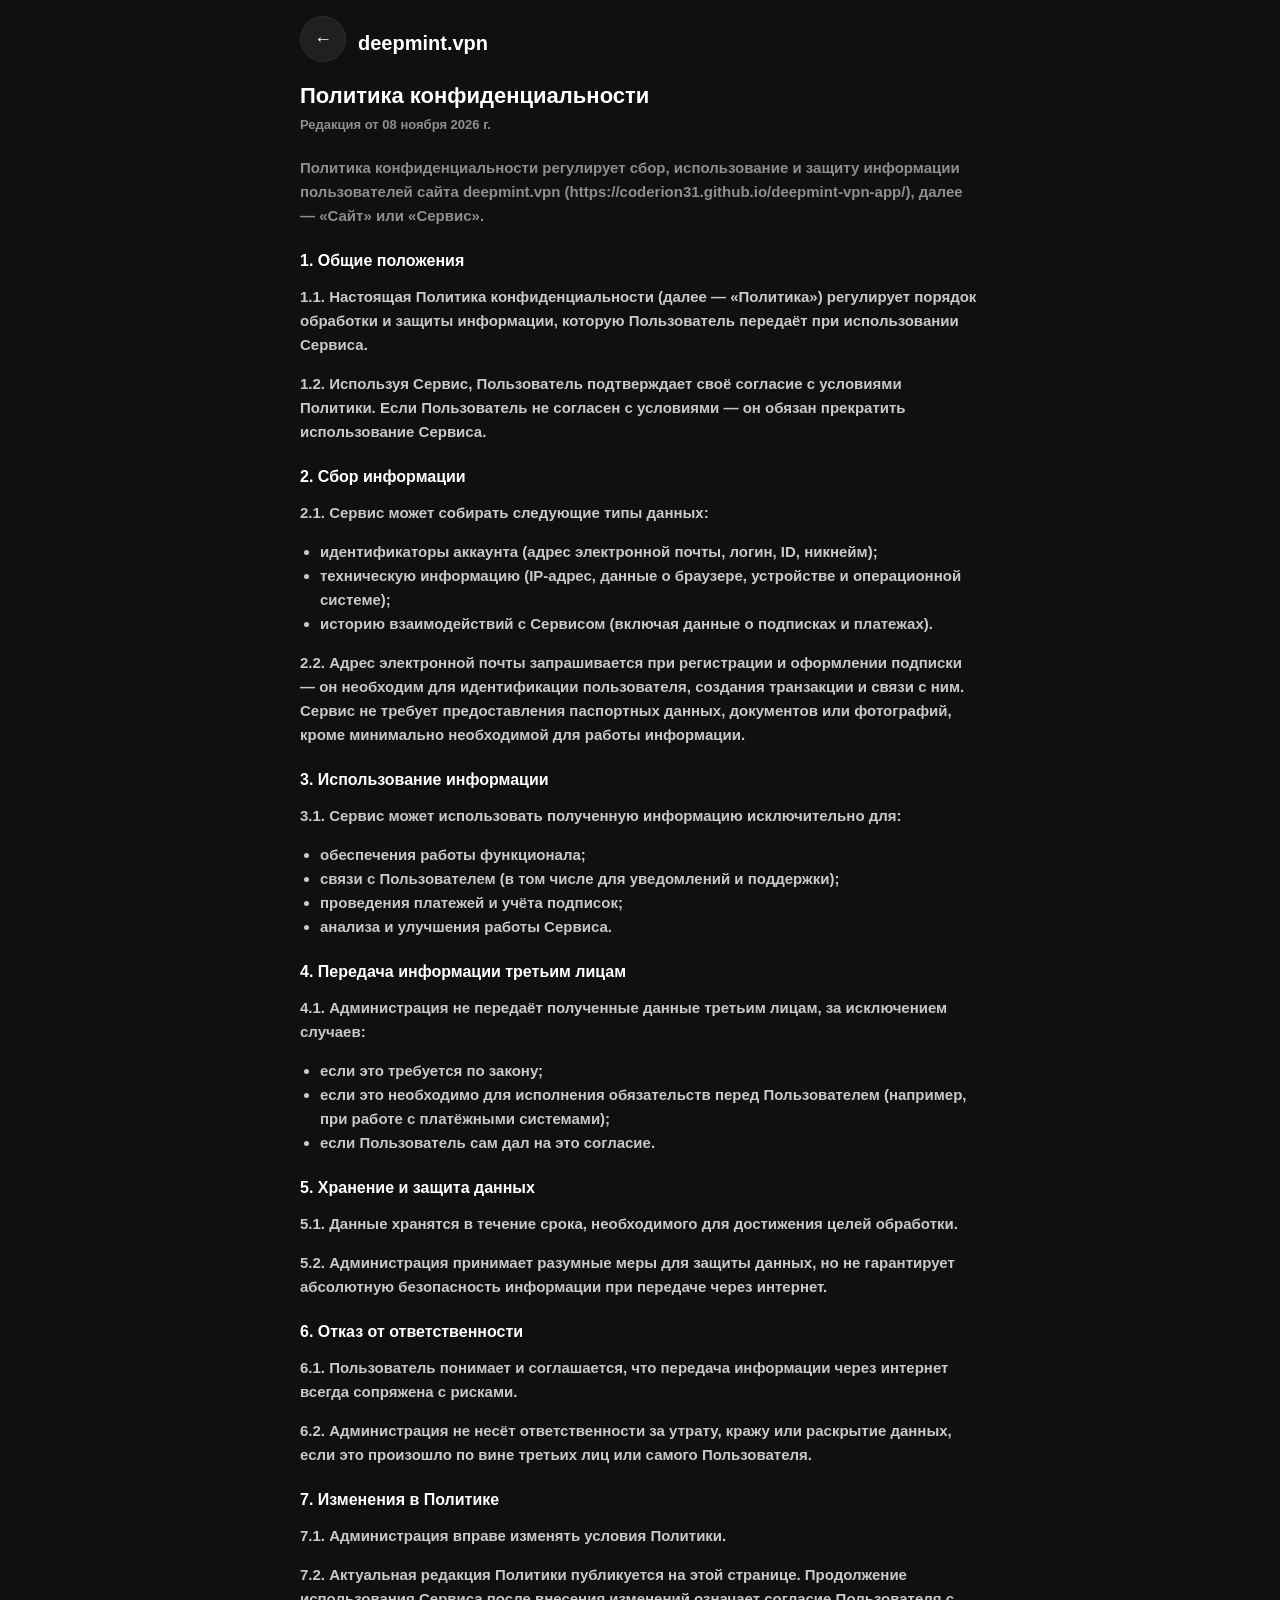
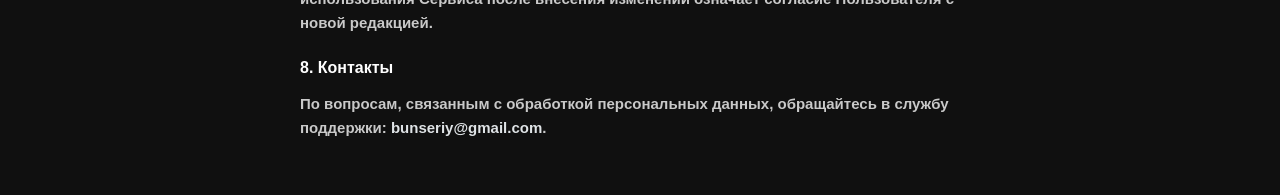
<file: privacy.html>
<!DOCTYPE html>
<html lang="ru">
<head>
<meta charset="utf-8">
<meta name="viewport" content="width=device-width, initial-scale=1, viewport-fit=cover">
<title>Политика конфиденциальности — deepmint.vpn</title>
<style>
@font-face{font-family:'SF Pro Rounded';src:url('https://raw.githubusercontent.com/Coderion31/deepmint-vpn-app/main/spider-assets/SF-Pro-Rounded-Semibold.otf') format('opentype');font-weight:600;font-style:normal;font-display:swap}
html,body{margin:0;padding:0;background-color:#101010;color:#fff;font-family:'SF Pro Rounded',-apple-system,BlinkMacSystemFont,'Segoe UI',Roboto,sans-serif;font-weight:600}
.wrap{max-width:680px;margin:0 auto;padding:24px 20px calc(40px + env(safe-area-inset-bottom))}
.head{display:flex;align-items:center;gap:12px;margin-bottom:20px}
.back{background:#202020;border:1px solid #2e2e2e;color:#fff;width:44px;height:44px;border-radius:50%;font-size:18px;line-height:1;cursor:pointer;display:flex;align-items:center;justify-content:center;text-decoration:none;flex:none;margin-top:-8px}
.back:hover{background:#2a2a2a}
.title{font-size:20px;font-weight:600;color:#fff}
h1{font-size:22px;margin:0 0 6px;line-height:1.3}
.date{color:#8e8e8e;font-size:13px;margin-bottom:24px}
p,li{color:#c9c9c9;font-size:15px;line-height:1.6}
b{color:#fff}
h2{font-size:16px;color:#fff;margin:24px 0 8px}
ul{padding-left:20px;margin:8px 0}
a{color:#dfe3e6;text-decoration:none}
.lead{font-size:15px;color:#8e8e8e;line-height:1.6}
</style>
</head>
<body>
<div class="wrap">
  <div class="head">
    <a class="back" href="index.html" aria-label="Назад">←</a>
    <div class="title">deepmint.vpn</div>
  </div>
  <h1>Политика конфиденциальности</h1>
  <div class="date">Редакция от 08 ноября 2026 г.</div>

  <p class="lead">Политика конфиденциальности регулирует сбор, использование и защиту информации пользователей сайта deepmint.vpn (https://coderion31.github.io/deepmint-vpn-app/), далее — «Сайт» или «Сервис».</p>

  <h2>1. Общие положения</h2>
  <p>1.1. Настоящая Политика конфиденциальности (далее — «Политика») регулирует порядок обработки и защиты информации, которую Пользователь передаёт при использовании Сервиса.</p>
  <p>1.2. Используя Сервис, Пользователь подтверждает своё согласие с условиями Политики. Если Пользователь не согласен с условиями — он обязан прекратить использование Сервиса.</p>

  <h2>2. Сбор информации</h2>
  <p>2.1. Сервис может собирать следующие типы данных:</p>
  <ul>
    <li>идентификаторы аккаунта (адрес электронной почты, логин, ID, никнейм);</li>
    <li>техническую информацию (IP-адрес, данные о браузере, устройстве и операционной системе);</li>
    <li>историю взаимодействий с Сервисом (включая данные о подписках и платежах).</li>
  </ul>
  <p>2.2. Адрес электронной почты запрашивается при регистрации и оформлении подписки — он необходим для идентификации пользователя, создания транзакции и связи с ним. Сервис не требует предоставления паспортных данных, документов или фотографий, кроме минимально необходимой для работы информации.</p>

  <h2>3. Использование информации</h2>
  <p>3.1. Сервис может использовать полученную информацию исключительно для:</p>
  <ul>
    <li>обеспечения работы функционала;</li>
    <li>связи с Пользователем (в том числе для уведомлений и поддержки);</li>
    <li>проведения платежей и учёта подписок;</li>
    <li>анализа и улучшения работы Сервиса.</li>
  </ul>

  <h2>4. Передача информации третьим лицам</h2>
  <p>4.1. Администрация не передаёт полученные данные третьим лицам, за исключением случаев:</p>
  <ul>
    <li>если это требуется по закону;</li>
    <li>если это необходимо для исполнения обязательств перед Пользователем (например, при работе с платёжными системами);</li>
    <li>если Пользователь сам дал на это согласие.</li>
  </ul>

  <h2>5. Хранение и защита данных</h2>
  <p>5.1. Данные хранятся в течение срока, необходимого для достижения целей обработки.</p>
  <p>5.2. Администрация принимает разумные меры для защиты данных, но не гарантирует абсолютную безопасность информации при передаче через интернет.</p>

  <h2>6. Отказ от ответственности</h2>
  <p>6.1. Пользователь понимает и соглашается, что передача информации через интернет всегда сопряжена с рисками.</p>
  <p>6.2. Администрация не несёт ответственности за утрату, кражу или раскрытие данных, если это произошло по вине третьих лиц или самого Пользователя.</p>

  <h2>7. Изменения в Политике</h2>
  <p>7.1. Администрация вправе изменять условия Политики.</p>
  <p>7.2. Актуальная редакция Политики публикуется на этой странице. Продолжение использования Сервиса после внесения изменений означает согласие Пользователя с новой редакцией.</p>

  <h2>8. Контакты</h2>
  <p>По вопросам, связанным с обработкой персональных данных, обращайтесь в службу поддержки: <a href="mailto:bunseriy@gmail.com">bunseriy@gmail.com</a>.</p>
</div>
</body>
</html>
</file>
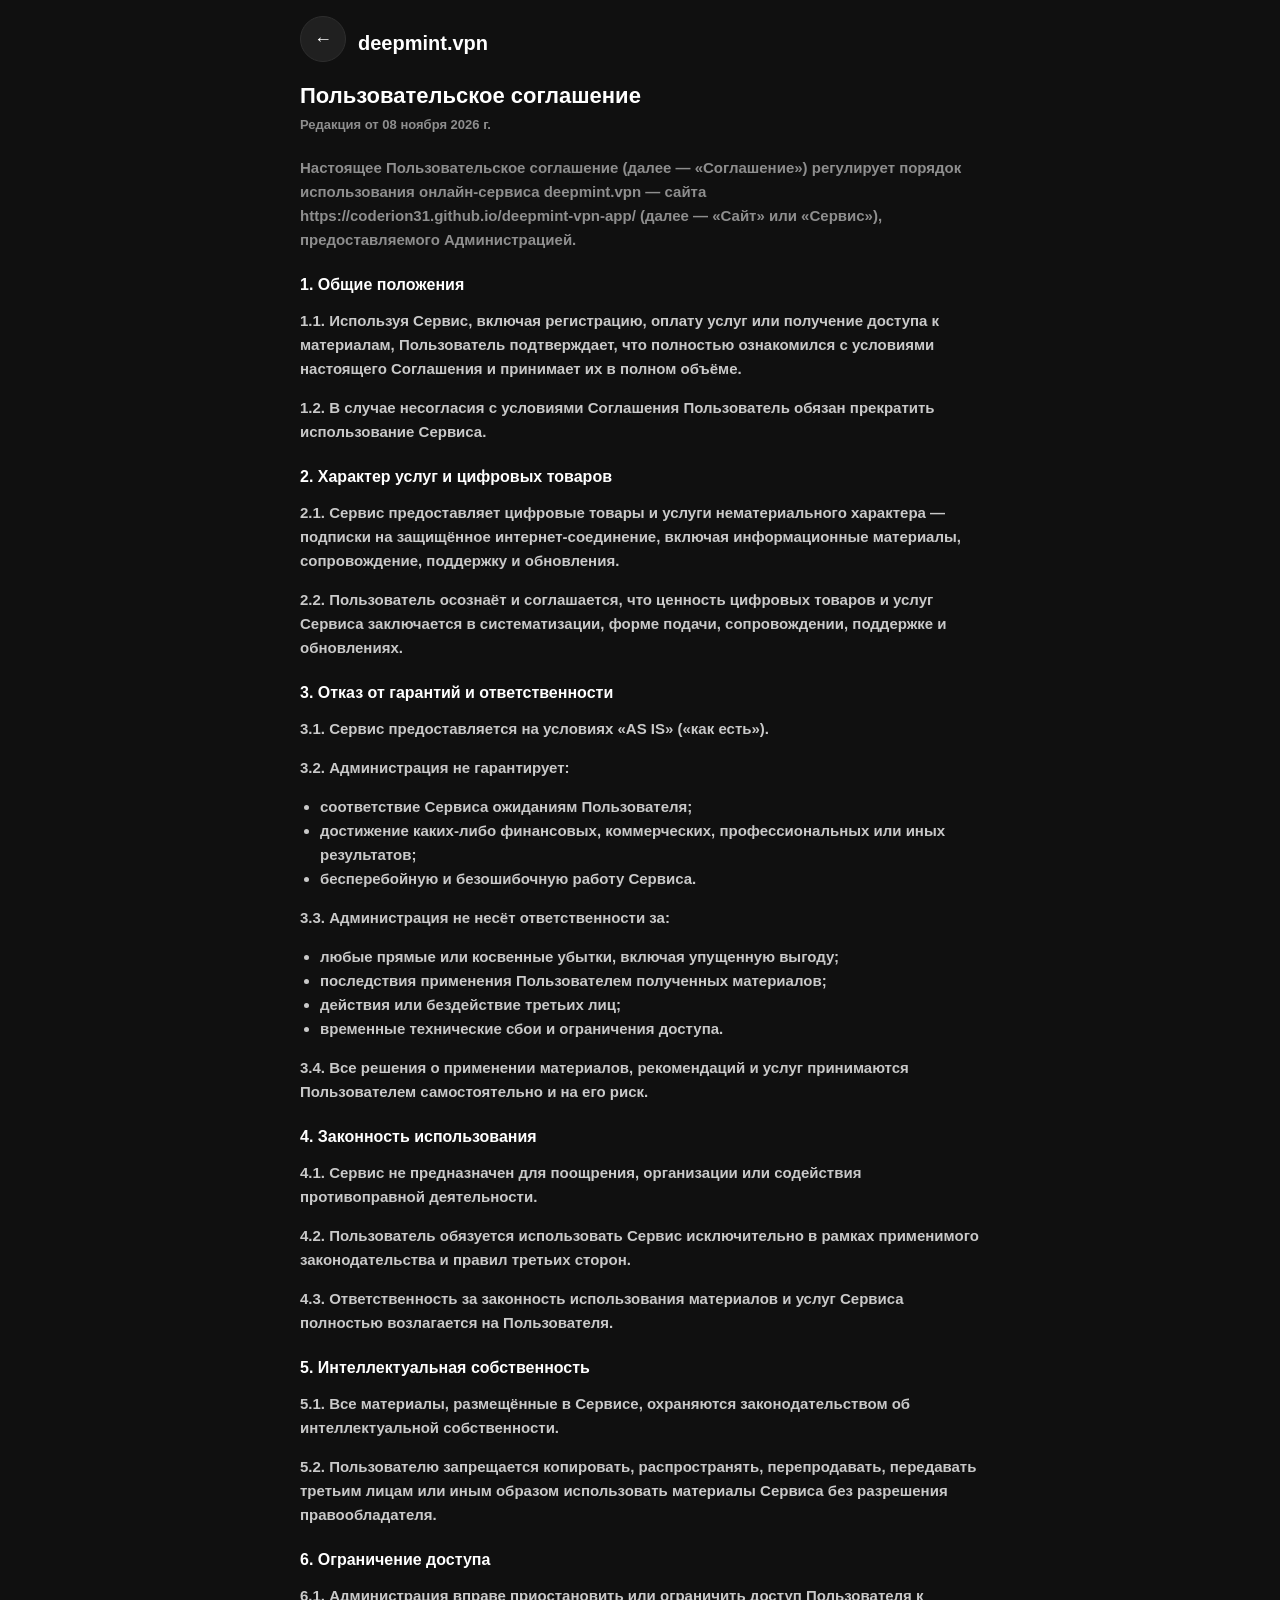
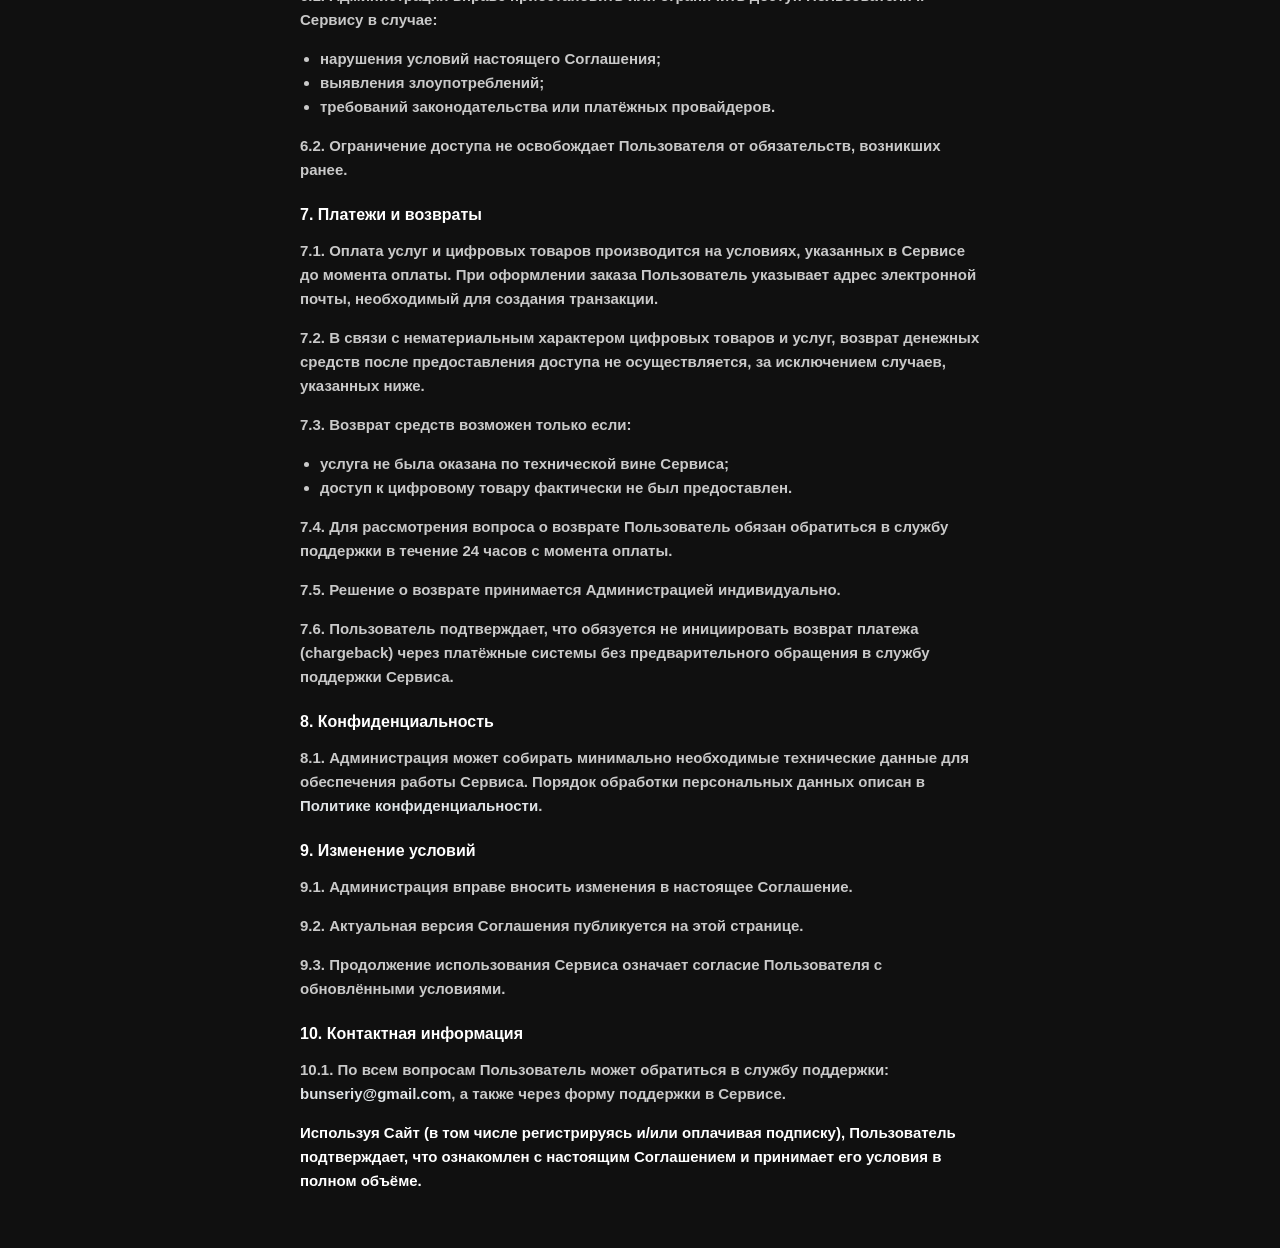
<file: terms.html>
<!DOCTYPE html>
<html lang="ru">
<head>
<meta charset="utf-8">
<meta name="viewport" content="width=device-width, initial-scale=1, viewport-fit=cover">
<title>Пользовательское соглашение — deepmint.vpn</title>
<style>
@font-face{font-family:'SF Pro Rounded';src:url('https://raw.githubusercontent.com/Coderion31/deepmint-vpn-app/main/spider-assets/SF-Pro-Rounded-Semibold.otf') format('opentype');font-weight:600;font-style:normal;font-display:swap}
html,body{margin:0;padding:0;background-color:#101010;color:#fff;font-family:'SF Pro Rounded',-apple-system,BlinkMacSystemFont,'Segoe UI',Roboto,sans-serif;font-weight:600}
.wrap{max-width:680px;margin:0 auto;padding:24px 20px calc(40px + env(safe-area-inset-bottom))}
.head{display:flex;align-items:center;gap:12px;margin-bottom:20px}
.back{background:#202020;border:1px solid #2e2e2e;color:#fff;width:44px;height:44px;border-radius:50%;font-size:18px;line-height:1;cursor:pointer;display:flex;align-items:center;justify-content:center;text-decoration:none;flex:none;margin-top:-8px}
.back:hover{background:#2a2a2a}
.title{font-size:20px;font-weight:600;color:#fff}
h1{font-size:22px;margin:0 0 6px;line-height:1.3}
.date{color:#8e8e8e;font-size:13px;margin-bottom:24px}
p,li{color:#c9c9c9;font-size:15px;line-height:1.6}
b{color:#fff}
h2{font-size:16px;color:#fff;margin:24px 0 8px}
ul{padding-left:20px;margin:8px 0}
a{color:#dfe3e6;text-decoration:none}
.lead{font-size:15px;color:#8e8e8e;line-height:1.6}
</style>
</head>
<body>
<div class="wrap">
  <div class="head">
    <a class="back" href="index.html" aria-label="Назад">←</a>
    <div class="title">deepmint.vpn</div>
  </div>
  <h1>Пользовательское соглашение</h1>
  <div class="date">Редакция от 08 ноября 2026 г.</div>

  <p class="lead">Настоящее Пользовательское соглашение (далее — «Соглашение») регулирует порядок использования онлайн-сервиса deepmint.vpn — сайта https://coderion31.github.io/deepmint-vpn-app/ (далее — «Сайт» или «Сервис»), предоставляемого Администрацией.</p>

  <h2>1. Общие положения</h2>
  <p>1.1. Используя Сервис, включая регистрацию, оплату услуг или получение доступа к материалам, Пользователь подтверждает, что полностью ознакомился с условиями настоящего Соглашения и принимает их в полном объёме.</p>
  <p>1.2. В случае несогласия с условиями Соглашения Пользователь обязан прекратить использование Сервиса.</p>

  <h2>2. Характер услуг и цифровых товаров</h2>
  <p>2.1. Сервис предоставляет цифровые товары и услуги нематериального характера — подписки на защищённое интернет-соединение, включая информационные материалы, сопровождение, поддержку и обновления.</p>
  <p>2.2. Пользователь осознаёт и соглашается, что ценность цифровых товаров и услуг Сервиса заключается в систематизации, форме подачи, сопровождении, поддержке и обновлениях.</p>

  <h2>3. Отказ от гарантий и ответственности</h2>
  <p>3.1. Сервис предоставляется на условиях «AS IS» («как есть»).</p>
  <p>3.2. Администрация не гарантирует:</p>
  <ul>
    <li>соответствие Сервиса ожиданиям Пользователя;</li>
    <li>достижение каких-либо финансовых, коммерческих, профессиональных или иных результатов;</li>
    <li>бесперебойную и безошибочную работу Сервиса.</li>
  </ul>
  <p>3.3. Администрация не несёт ответственности за:</p>
  <ul>
    <li>любые прямые или косвенные убытки, включая упущенную выгоду;</li>
    <li>последствия применения Пользователем полученных материалов;</li>
    <li>действия или бездействие третьих лиц;</li>
    <li>временные технические сбои и ограничения доступа.</li>
  </ul>
  <p>3.4. Все решения о применении материалов, рекомендаций и услуг принимаются Пользователем самостоятельно и на его риск.</p>

  <h2>4. Законность использования</h2>
  <p>4.1. Сервис не предназначен для поощрения, организации или содействия противоправной деятельности.</p>
  <p>4.2. Пользователь обязуется использовать Сервис исключительно в рамках применимого законодательства и правил третьих сторон.</p>
  <p>4.3. Ответственность за законность использования материалов и услуг Сервиса полностью возлагается на Пользователя.</p>

  <h2>5. Интеллектуальная собственность</h2>
  <p>5.1. Все материалы, размещённые в Сервисе, охраняются законодательством об интеллектуальной собственности.</p>
  <p>5.2. Пользователю запрещается копировать, распространять, перепродавать, передавать третьим лицам или иным образом использовать материалы Сервиса без разрешения правообладателя.</p>

  <h2>6. Ограничение доступа</h2>
  <p>6.1. Администрация вправе приостановить или ограничить доступ Пользователя к Сервису в случае:</p>
  <ul>
    <li>нарушения условий настоящего Соглашения;</li>
    <li>выявления злоупотреблений;</li>
    <li>требований законодательства или платёжных провайдеров.</li>
  </ul>
  <p>6.2. Ограничение доступа не освобождает Пользователя от обязательств, возникших ранее.</p>

  <h2>7. Платежи и возвраты</h2>
  <p>7.1. Оплата услуг и цифровых товаров производится на условиях, указанных в Сервисе до момента оплаты. При оформлении заказа Пользователь указывает адрес электронной почты, необходимый для создания транзакции.</p>
  <p>7.2. В связи с нематериальным характером цифровых товаров и услуг, возврат денежных средств после предоставления доступа не осуществляется, за исключением случаев, указанных ниже.</p>
  <p>7.3. Возврат средств возможен только если:</p>
  <ul>
    <li>услуга не была оказана по технической вине Сервиса;</li>
    <li>доступ к цифровому товару фактически не был предоставлен.</li>
  </ul>
  <p>7.4. Для рассмотрения вопроса о возврате Пользователь обязан обратиться в службу поддержки в течение 24 часов с момента оплаты.</p>
  <p>7.5. Решение о возврате принимается Администрацией индивидуально.</p>
  <p>7.6. Пользователь подтверждает, что обязуется не инициировать возврат платежа (chargeback) через платёжные системы без предварительного обращения в службу поддержки Сервиса.</p>

  <h2>8. Конфиденциальность</h2>
  <p>8.1. Администрация может собирать минимально необходимые технические данные для обеспечения работы Сервиса. Порядок обработки персональных данных описан в <a href="privacy.html">Политике конфиденциальности</a>.</p>

  <h2>9. Изменение условий</h2>
  <p>9.1. Администрация вправе вносить изменения в настоящее Соглашение.</p>
  <p>9.2. Актуальная версия Соглашения публикуется на этой странице.</p>
  <p>9.3. Продолжение использования Сервиса означает согласие Пользователя с обновлёнными условиями.</p>

  <h2>10. Контактная информация</h2>
  <p>10.1. По всем вопросам Пользователь может обратиться в службу поддержки: <a href="mailto:bunseriy@gmail.com">bunseriy@gmail.com</a>, а также через форму поддержки в Сервисе.</p>

  <p><b>Используя Сайт (в том числе регистрируясь и/или оплачивая подписку), Пользователь подтверждает, что ознакомлен с настоящим Соглашением и принимает его условия в полном объёме.</b></p>
</div>
</body>
</html>
</file>
